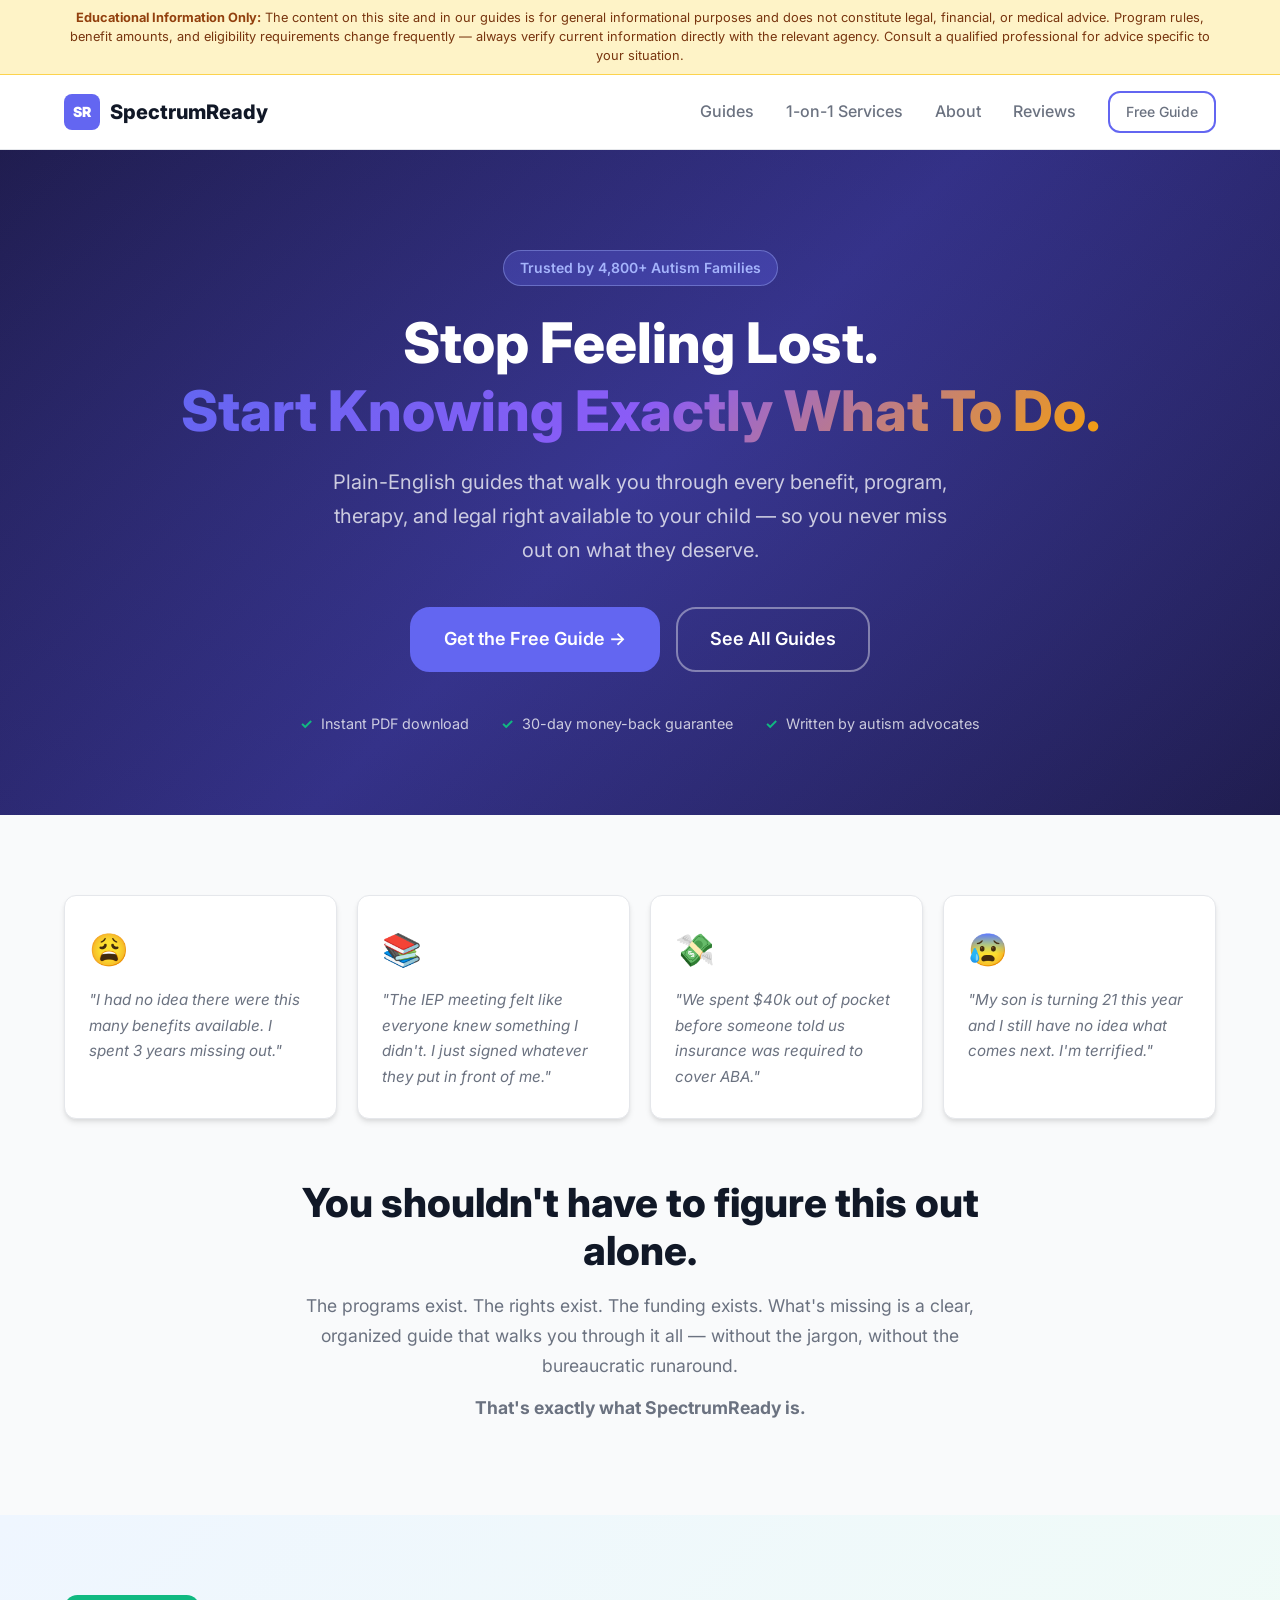
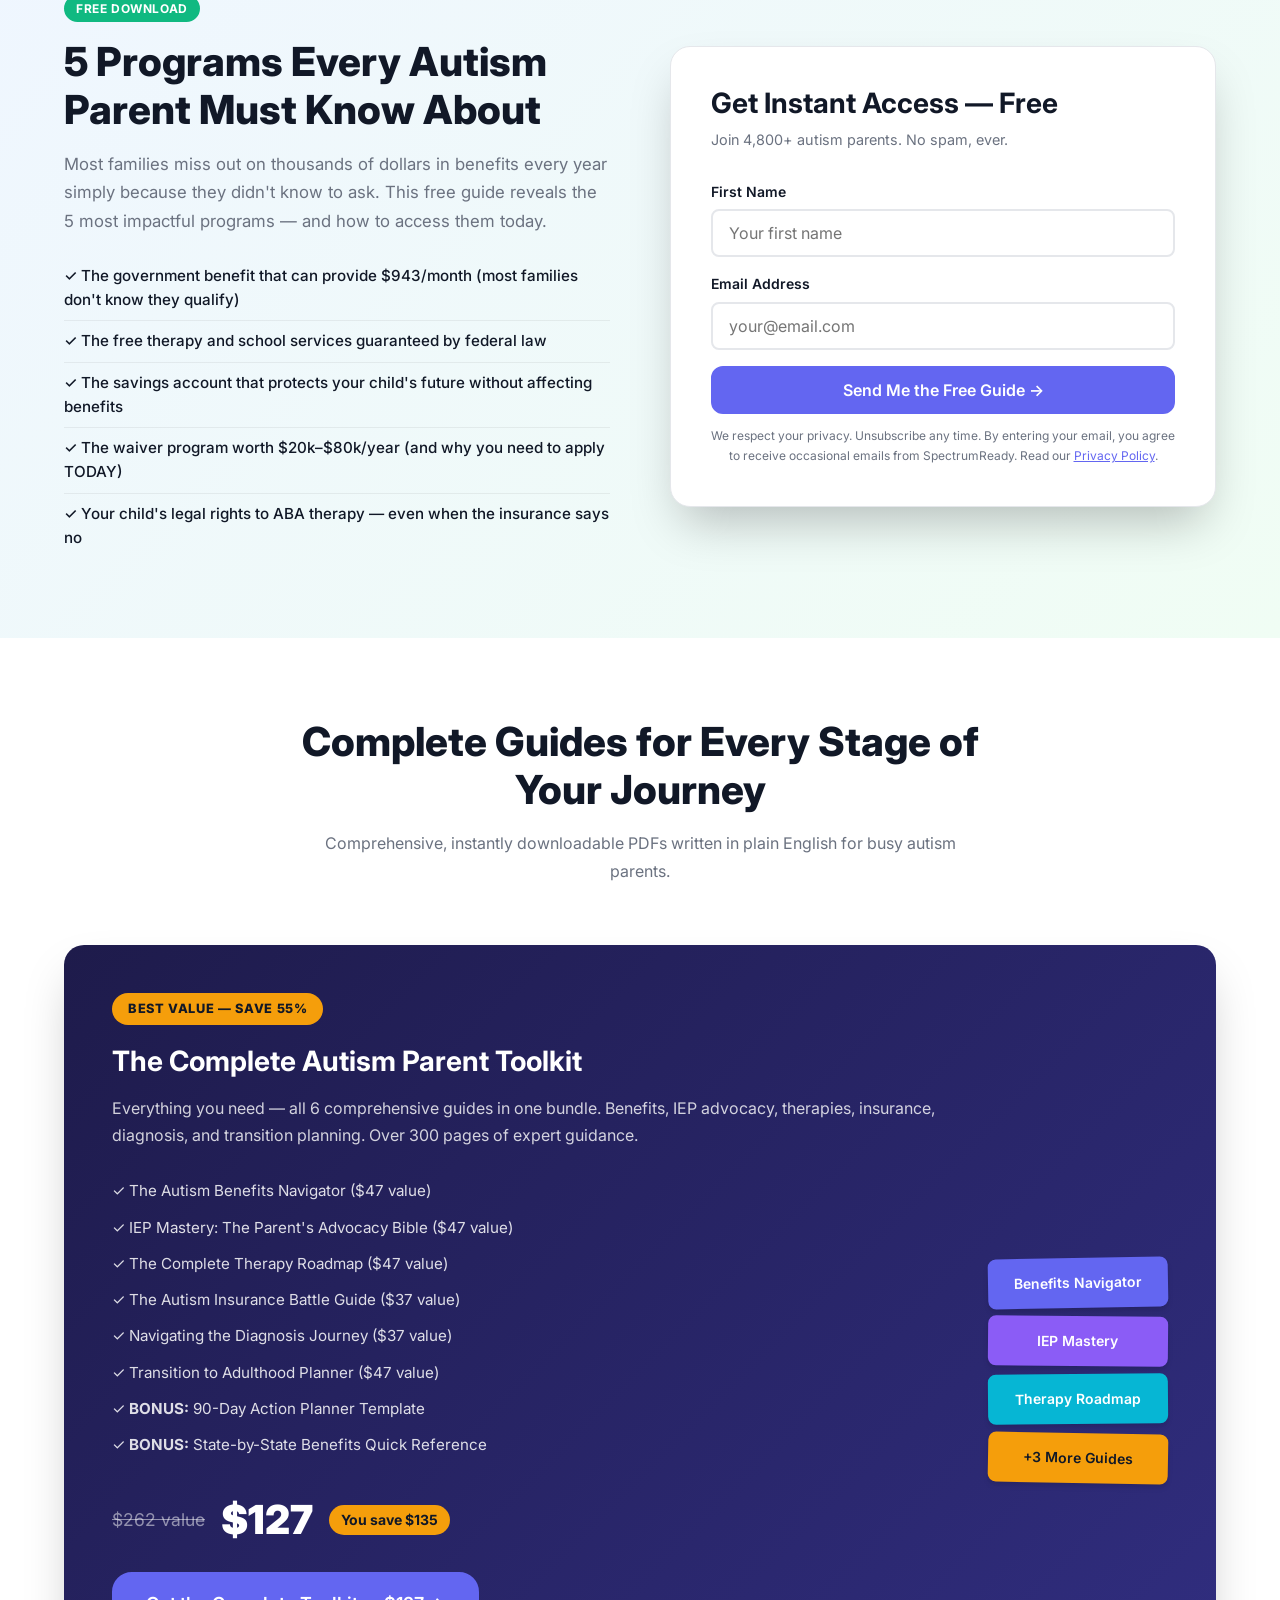
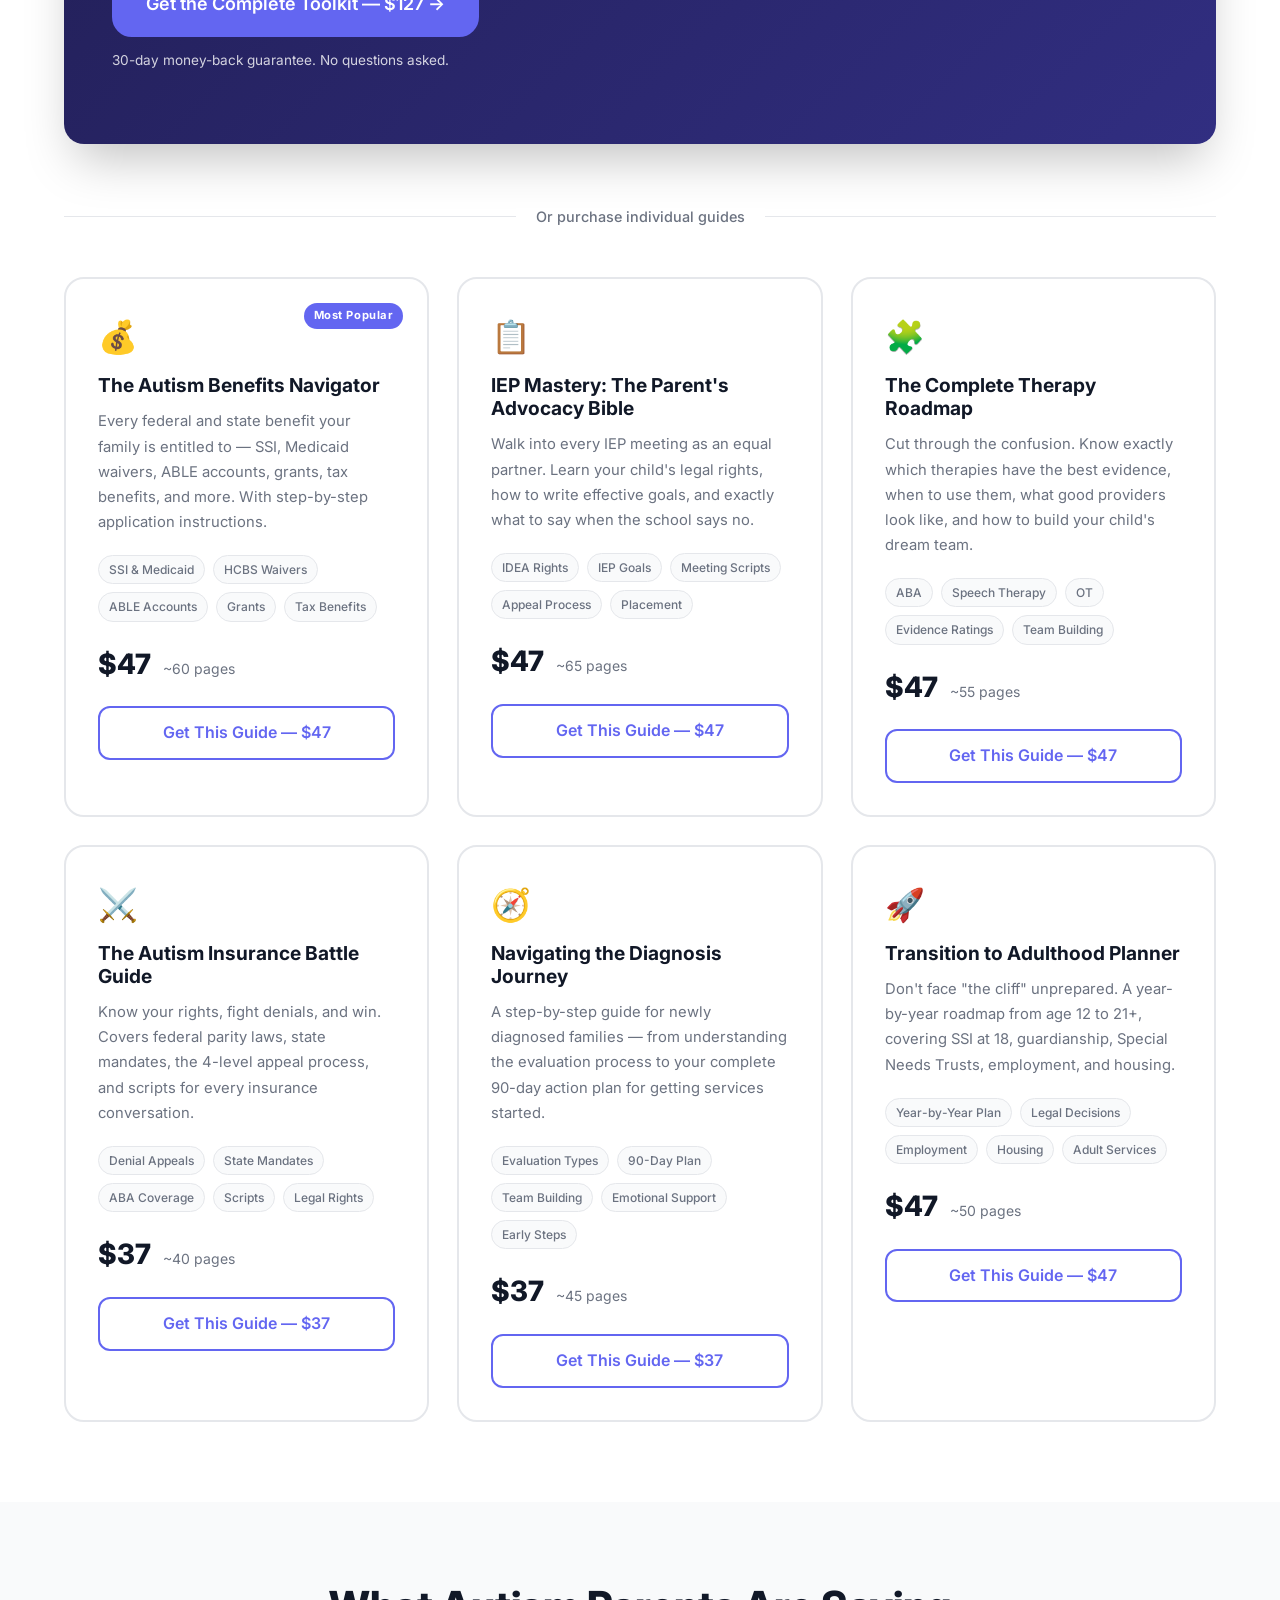
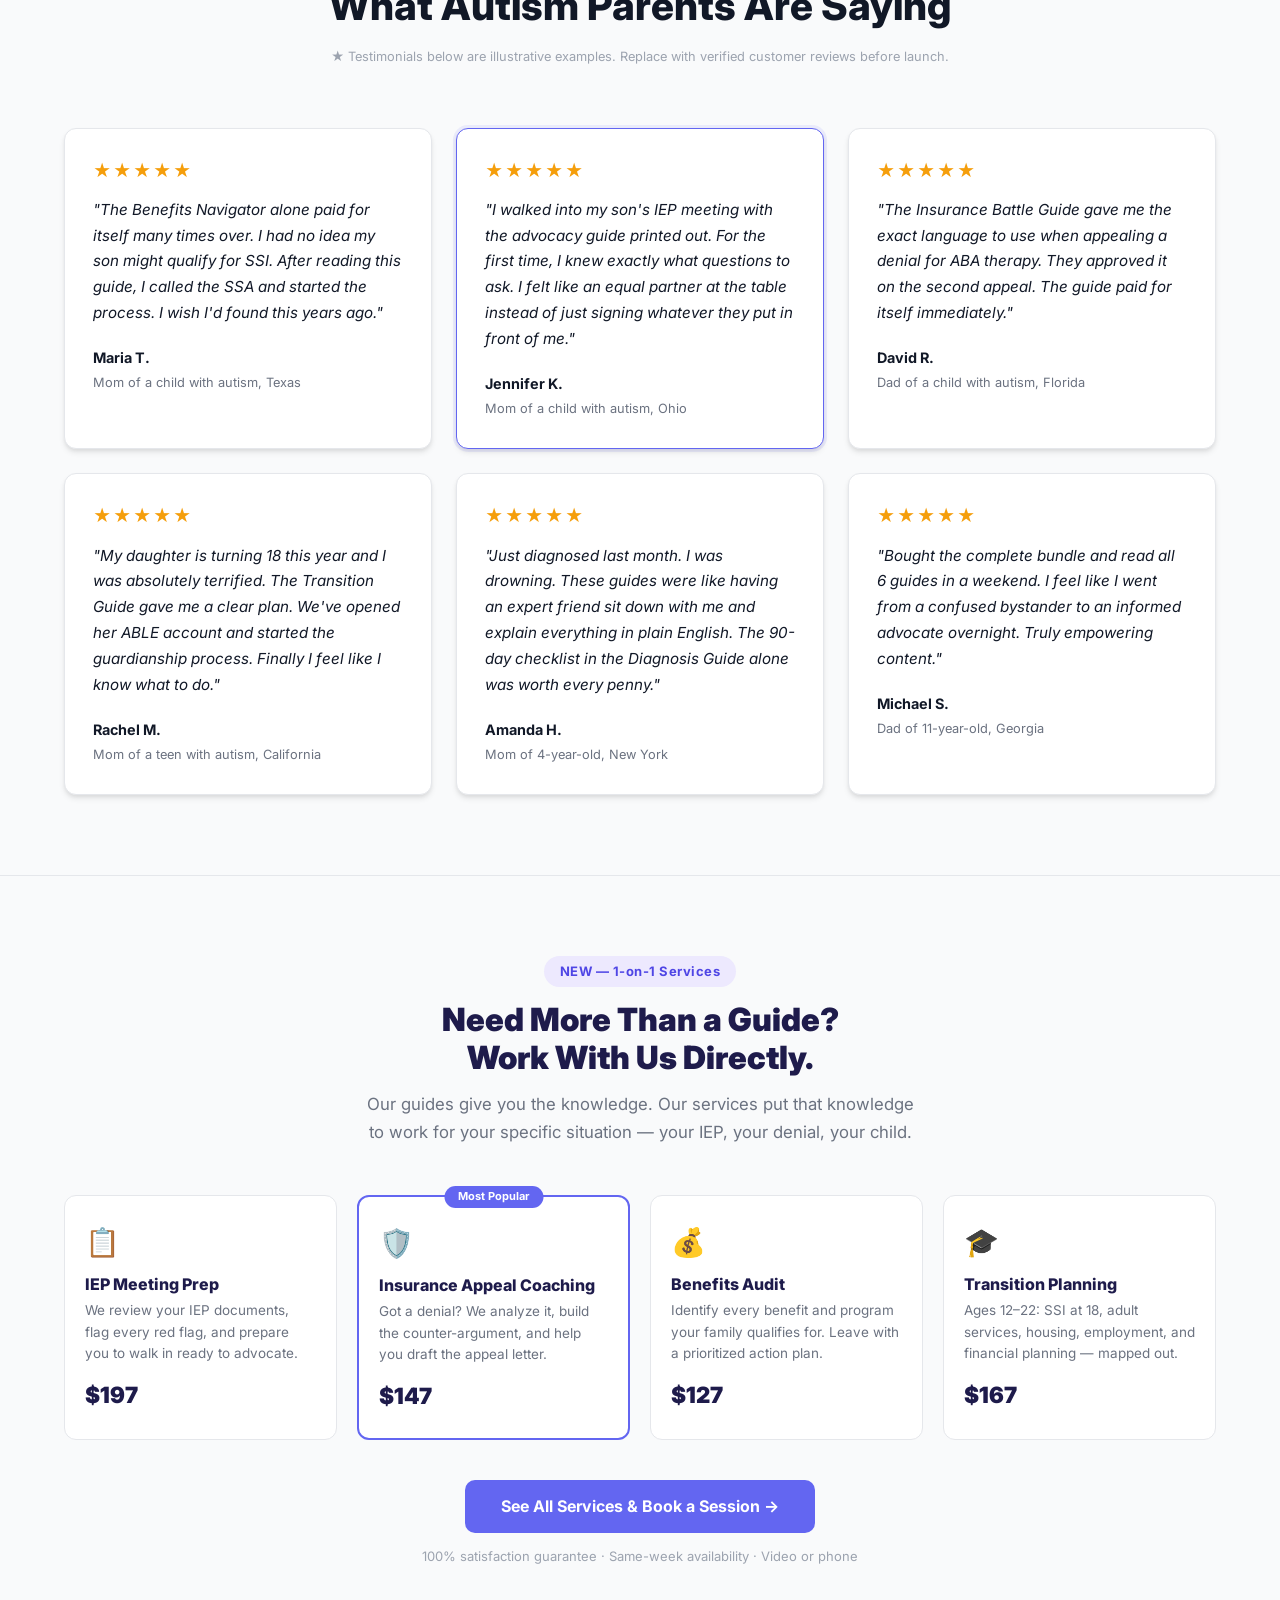
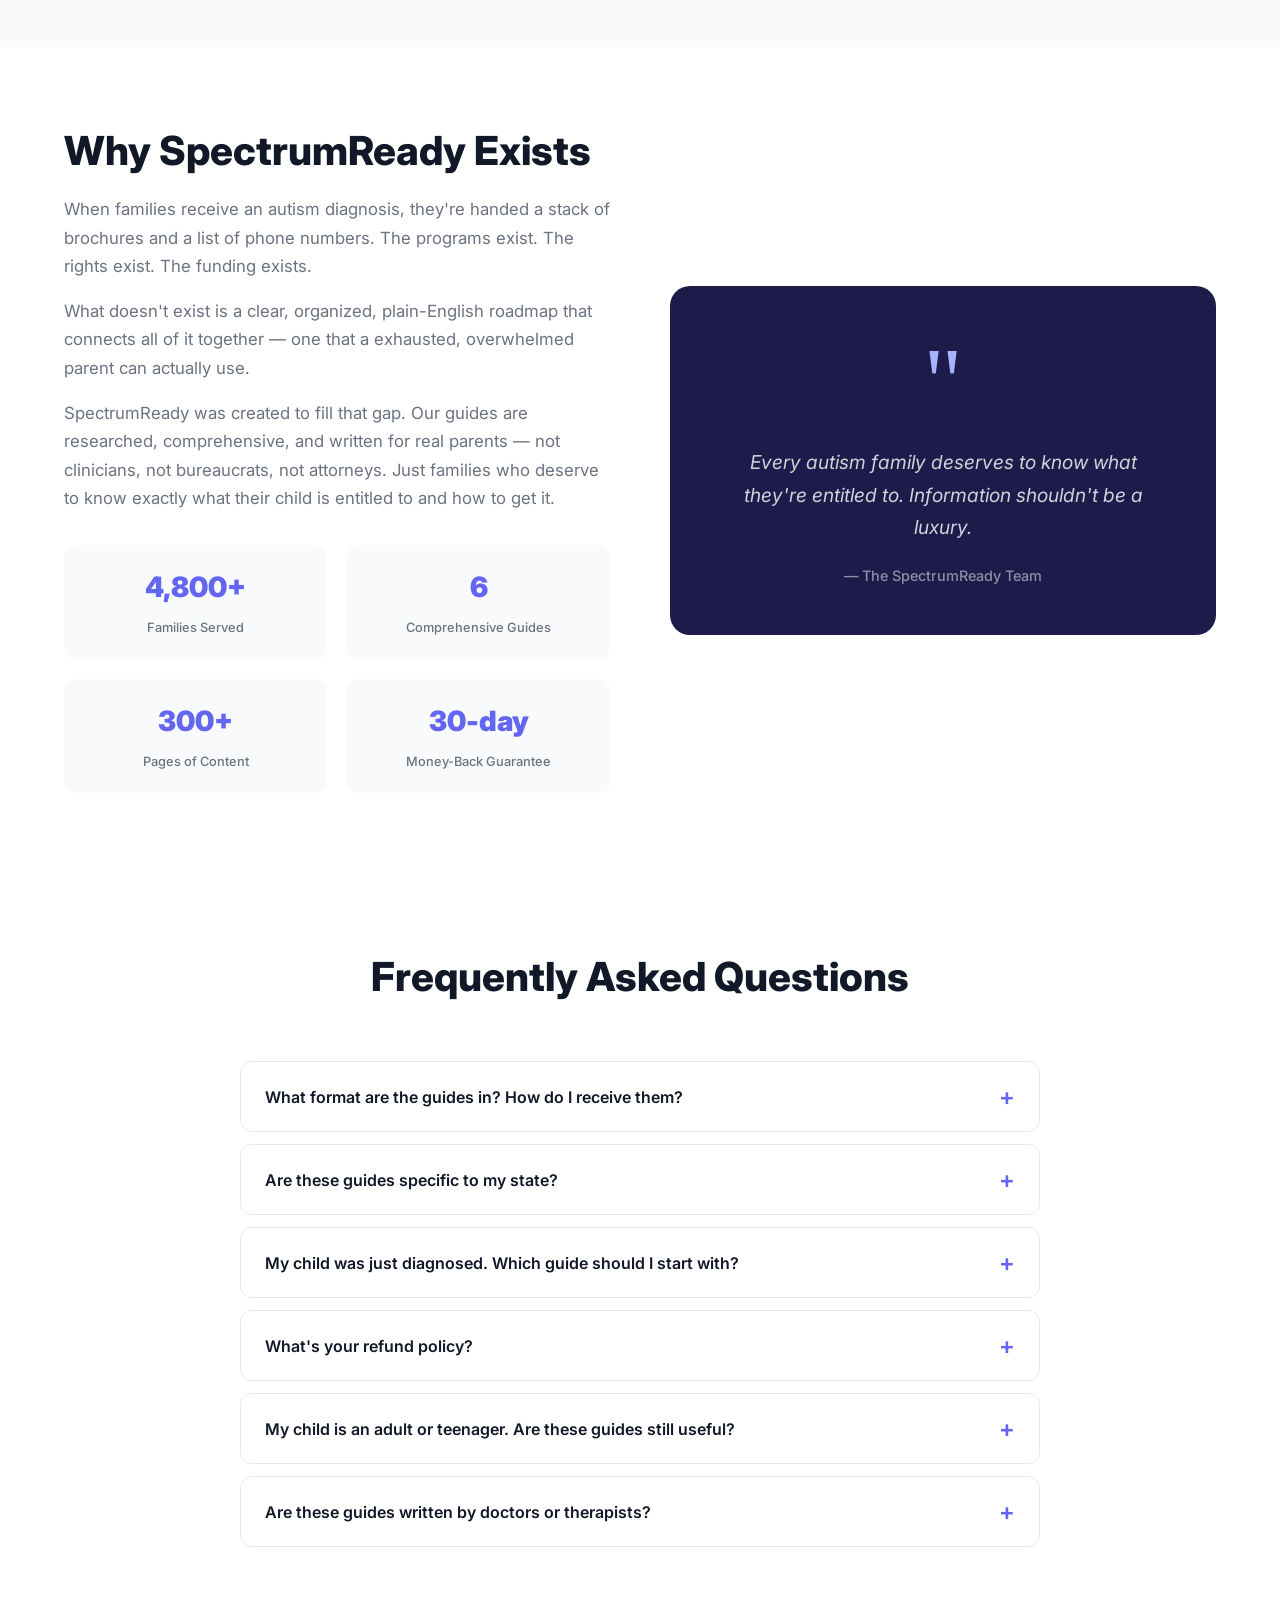
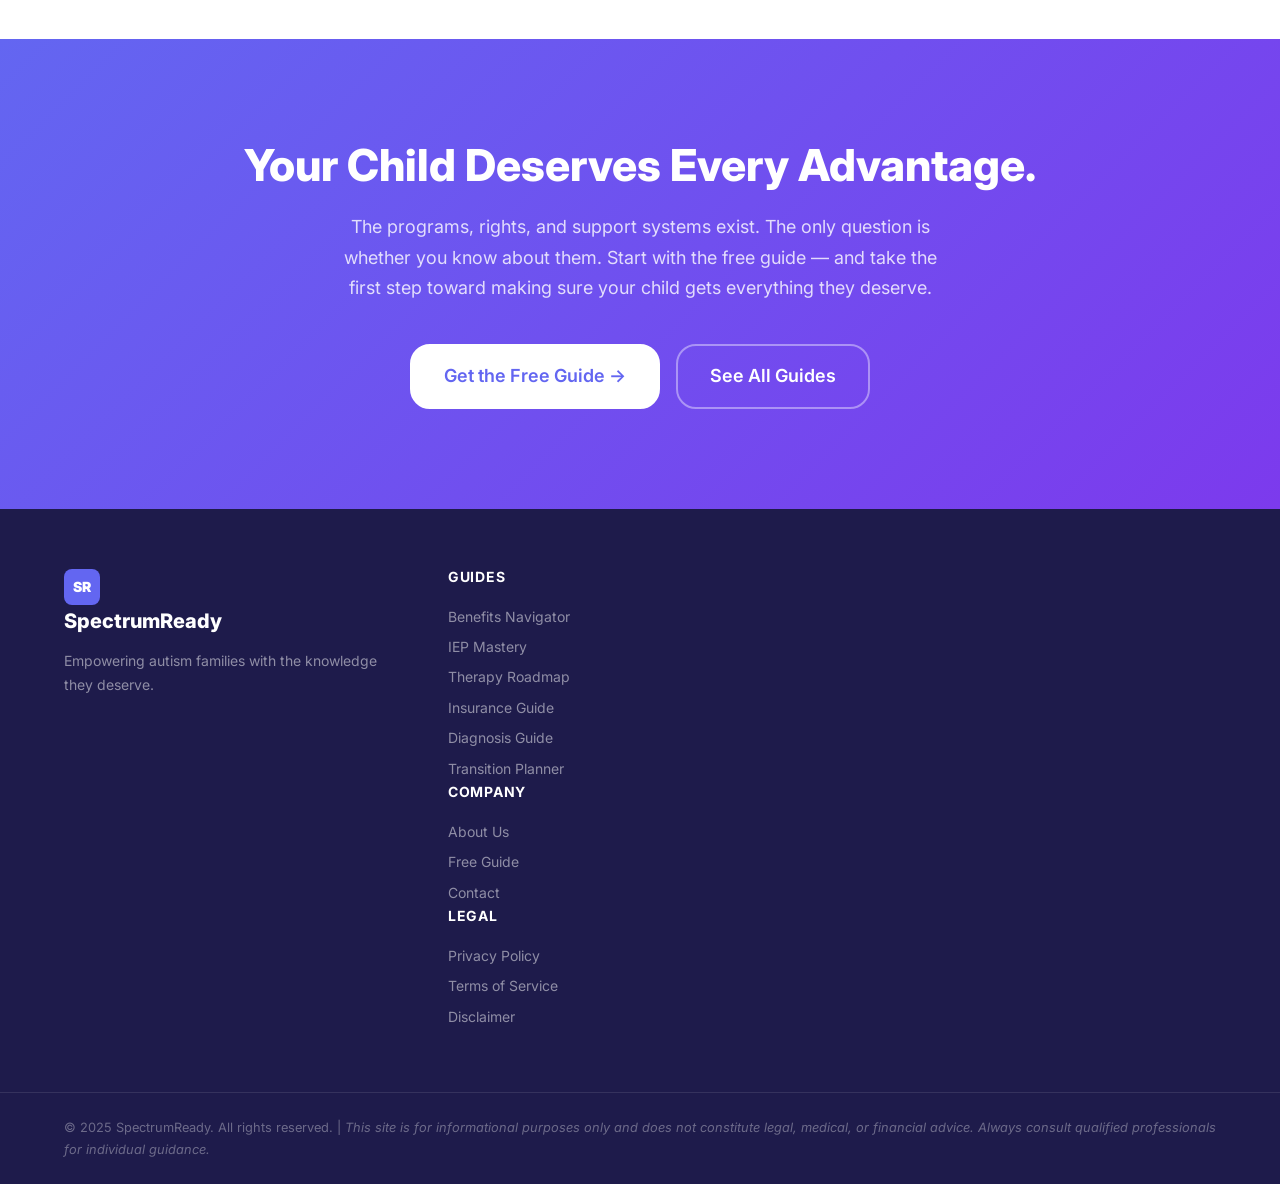
<file: autism-resources-business/website/index.html>
<!DOCTYPE html>
<html lang="en">
  <head>
    <meta charset="UTF-8" />
    <meta name="viewport" content="width=device-width, initial-scale=1.0" />
    <title>SpectrumReady — Autism Parent Resources | Guides, Benefits & Tools</title>
    <meta
      name="description"
      content="Plain-English PDF guides helping autism parents navigate benefits, IEPs, therapies, insurance, and transition planning. Instantly downloadable. Thousands of families served."
    />
    <link rel="preconnect" href="https://fonts.googleapis.com" />
    <link rel="preconnect" href="https://fonts.gstatic.com" crossorigin />
    <link
      href="https://fonts.googleapis.com/css2?family=Inter:wght@400;500;600;700;800;900&display=swap"
      rel="stylesheet"
    />
    <link rel="stylesheet" href="css/styles.css" />
  </head>
  <body>
    <!-- SITE-WIDE DISCLAIMER BANNER -->
    <div class="disclaimer-banner">
      <div class="container">
        <strong>Educational Information Only:</strong> The content on this site and in our guides is for general
        informational purposes and does not constitute legal, financial, or medical advice. Program rules,
        benefit amounts, and eligibility requirements change frequently — always verify current information
        directly with the relevant agency. Consult a qualified professional for advice specific to your situation.
      </div>
    </div>

    <!-- NAVBAR -->
    <nav class="navbar">
      <div class="container nav-inner">
        <a href="/" class="logo">
          <span class="logo-mark">SR</span>
          <span class="logo-text">SpectrumReady</span>
        </a>
        <div class="nav-links">
          <a href="#products">Guides</a>
          <a href="services.html">1-on-1 Services</a>
          <a href="#about">About</a>
          <a href="#testimonials">Reviews</a>
          <a href="#free-guide" class="btn btn-sm btn-outline">Free Guide</a>
        </div>
        <button class="nav-toggle" aria-label="Open menu">&#9776;</button>
      </div>
    </nav>

    <!-- HERO -->
    <section class="hero" id="hero">
      <div class="container hero-inner">
        <div class="hero-badge">Trusted by 4,800+ Autism Families</div>
        <h1 class="hero-headline">
          Stop Feeling Lost.<br />
          <span class="gradient-text">Start Knowing Exactly What To Do.</span>
        </h1>
        <p class="hero-sub">
          Plain-English guides that walk you through every benefit, program, therapy, and legal right
          available to your child — so you never miss out on what they deserve.
        </p>
        <div class="hero-cta-group">
          <a href="#free-guide" class="btn btn-primary btn-lg">
            Get the Free Guide →
          </a>
          <a href="#products" class="btn btn-ghost btn-lg">See All Guides</a>
        </div>
        <div class="hero-trust">
          <div class="trust-item">
            <span class="trust-icon">✓</span>
            <span>Instant PDF download</span>
          </div>
          <div class="trust-item">
            <span class="trust-icon">✓</span>
            <span>30-day money-back guarantee</span>
          </div>
          <div class="trust-item">
            <span class="trust-icon">✓</span>
            <span>Written by autism advocates</span>
          </div>
        </div>
      </div>
    </section>

    <!-- PAIN SECTION -->
    <section class="pain-section">
      <div class="container">
        <div class="pain-grid">
          <div class="pain-card">
            <div class="pain-emoji">😩</div>
            <p>"I had no idea there were this many benefits available. I spent 3 years missing out."</p>
          </div>
          <div class="pain-card">
            <div class="pain-emoji">📚</div>
            <p>"The IEP meeting felt like everyone knew something I didn't. I just signed whatever they put in front of me."</p>
          </div>
          <div class="pain-card">
            <div class="pain-emoji">💸</div>
            <p>"We spent $40k out of pocket before someone told us insurance was required to cover ABA."</p>
          </div>
          <div class="pain-card">
            <div class="pain-emoji">😰</div>
            <p>"My son is turning 21 this year and I still have no idea what comes next. I'm terrified."</p>
          </div>
        </div>
        <div class="pain-message">
          <h2>You shouldn't have to figure this out alone.</h2>
          <p>
            The programs exist. The rights exist. The funding exists. What's missing is a clear, organized guide that
            walks you through it all — without the jargon, without the bureaucratic runaround.
          </p>
          <p>
            <strong>That's exactly what SpectrumReady is.</strong>
          </p>
        </div>
      </div>
    </section>

    <!-- FREE GUIDE SECTION -->
    <section class="free-guide-section" id="free-guide">
      <div class="container">
        <div class="free-guide-inner">
          <div class="free-guide-content">
            <div class="free-badge">FREE DOWNLOAD</div>
            <h2>5 Programs Every Autism Parent Must Know About</h2>
            <p>
              Most families miss out on thousands of dollars in benefits every year simply because they
              didn't know to ask. This free guide reveals the 5 most impactful programs — and how to
              access them today.
            </p>
            <ul class="free-guide-list">
              <li>✓ The government benefit that can provide $943/month (most families don't know they qualify)</li>
              <li>✓ The free therapy and school services guaranteed by federal law</li>
              <li>✓ The savings account that protects your child's future without affecting benefits</li>
              <li>✓ The waiver program worth $20k–$80k/year (and why you need to apply TODAY)</li>
              <li>✓ Your child's legal rights to ABA therapy — even when the insurance says no</li>
            </ul>
          </div>
          <div class="free-guide-form">
            <div class="form-card">
              <h3>Get Instant Access — Free</h3>
              <p class="form-sub">Join 4,800+ autism parents. No spam, ever.</p>
              <form id="leadForm" onsubmit="handleLeadForm(event)">
                <div class="form-group">
                  <label for="firstName">First Name</label>
                  <input type="text" id="firstName" name="firstName" placeholder="Your first name" required />
                </div>
                <div class="form-group">
                  <label for="email">Email Address</label>
                  <input type="email" id="email" name="email" placeholder="your@email.com" required />
                </div>
                <button type="submit" class="btn btn-primary btn-full">
                  Send Me the Free Guide →
                </button>
                <p class="form-legal">
                  We respect your privacy. Unsubscribe any time. By entering your email, you agree to
                  receive occasional emails from SpectrumReady. Read our
                  <a href="privacy.html">Privacy Policy</a>.
                </p>
              </form>
              <div id="formSuccess" class="form-success hidden">
                <div class="success-icon">✓</div>
                <h4>Check your inbox!</h4>
                <p>The free guide is on its way. While you're here — check out our complete guides below.</p>
              </div>
            </div>
          </div>
        </div>
      </div>
    </section>

    <!-- PRODUCTS SECTION -->
    <section class="products-section" id="products">
      <div class="container">
        <div class="section-header">
          <h2>Complete Guides for Every Stage of Your Journey</h2>
          <p>Comprehensive, instantly downloadable PDFs written in plain English for busy autism parents.</p>
        </div>

        <!-- BUNDLE HIGHLIGHT -->
        <div class="bundle-card">
          <div class="bundle-badge">BEST VALUE — SAVE 55%</div>
          <div class="bundle-inner">
            <div class="bundle-content">
              <h3>The Complete Autism Parent Toolkit</h3>
              <p>
                Everything you need — all 6 comprehensive guides in one bundle. Benefits, IEP advocacy,
                therapies, insurance, diagnosis, and transition planning. Over 300 pages of expert guidance.
              </p>
              <ul class="bundle-includes">
                <li>✓ The Autism Benefits Navigator ($47 value)</li>
                <li>✓ IEP Mastery: The Parent's Advocacy Bible ($47 value)</li>
                <li>✓ The Complete Therapy Roadmap ($47 value)</li>
                <li>✓ The Autism Insurance Battle Guide ($37 value)</li>
                <li>✓ Navigating the Diagnosis Journey ($37 value)</li>
                <li>✓ Transition to Adulthood Planner ($47 value)</li>
                <li>✓ <strong>BONUS:</strong> 90-Day Action Planner Template</li>
                <li>✓ <strong>BONUS:</strong> State-by-State Benefits Quick Reference</li>
              </ul>
              <div class="bundle-pricing">
                <span class="price-original">$262 value</span>
                <span class="price-bundle">$127</span>
                <span class="price-save">You save $135</span>
              </div>
              <a href="#" class="btn btn-primary btn-lg" onclick="handlePurchase('bundle')">
                Get the Complete Toolkit — $127 →
              </a>
              <p class="guarantee-text">30-day money-back guarantee. No questions asked.</p>
            </div>
            <div class="bundle-visual">
              <div class="book-stack">
                <div class="book book-1">Benefits Navigator</div>
                <div class="book book-2">IEP Mastery</div>
                <div class="book book-3">Therapy Roadmap</div>
                <div class="book book-4">+3 More Guides</div>
              </div>
            </div>
          </div>
        </div>

        <!-- INDIVIDUAL PRODUCTS GRID -->
        <div class="products-divider">
          <span>Or purchase individual guides</span>
        </div>

        <div class="products-grid">
          <!-- Product 1 -->
          <div class="product-card">
            <div class="product-icon">💰</div>
            <div class="product-label">Most Popular</div>
            <h3>The Autism Benefits Navigator</h3>
            <p>
              Every federal and state benefit your family is entitled to — SSI, Medicaid waivers, ABLE
              accounts, grants, tax benefits, and more. With step-by-step application instructions.
            </p>
            <div class="product-highlights">
              <span>SSI & Medicaid</span>
              <span>HCBS Waivers</span>
              <span>ABLE Accounts</span>
              <span>Grants</span>
              <span>Tax Benefits</span>
            </div>
            <div class="product-pricing">
              <span class="product-price">$47</span>
              <span class="product-pages">~60 pages</span>
            </div>
            <a href="#" class="btn btn-secondary btn-full" onclick="handlePurchase('benefits')">
              Get This Guide — $47
            </a>
          </div>

          <!-- Product 2 -->
          <div class="product-card">
            <div class="product-icon">📋</div>
            <h3>IEP Mastery: The Parent's Advocacy Bible</h3>
            <p>
              Walk into every IEP meeting as an equal partner. Learn your child's legal rights, how to
              write effective goals, and exactly what to say when the school says no.
            </p>
            <div class="product-highlights">
              <span>IDEA Rights</span>
              <span>IEP Goals</span>
              <span>Meeting Scripts</span>
              <span>Appeal Process</span>
              <span>Placement</span>
            </div>
            <div class="product-pricing">
              <span class="product-price">$47</span>
              <span class="product-pages">~65 pages</span>
            </div>
            <a href="#" class="btn btn-secondary btn-full" onclick="handlePurchase('iep')">
              Get This Guide — $47
            </a>
          </div>

          <!-- Product 3 -->
          <div class="product-card">
            <div class="product-icon">🧩</div>
            <h3>The Complete Therapy Roadmap</h3>
            <p>
              Cut through the confusion. Know exactly which therapies have the best evidence, when to
              use them, what good providers look like, and how to build your child's dream team.
            </p>
            <div class="product-highlights">
              <span>ABA</span>
              <span>Speech Therapy</span>
              <span>OT</span>
              <span>Evidence Ratings</span>
              <span>Team Building</span>
            </div>
            <div class="product-pricing">
              <span class="product-price">$47</span>
              <span class="product-pages">~55 pages</span>
            </div>
            <a href="#" class="btn btn-secondary btn-full" onclick="handlePurchase('therapy')">
              Get This Guide — $47
            </a>
          </div>

          <!-- Product 4 -->
          <div class="product-card">
            <div class="product-icon">⚔️</div>
            <h3>The Autism Insurance Battle Guide</h3>
            <p>
              Know your rights, fight denials, and win. Covers federal parity laws, state mandates,
              the 4-level appeal process, and scripts for every insurance conversation.
            </p>
            <div class="product-highlights">
              <span>Denial Appeals</span>
              <span>State Mandates</span>
              <span>ABA Coverage</span>
              <span>Scripts</span>
              <span>Legal Rights</span>
            </div>
            <div class="product-pricing">
              <span class="product-price">$37</span>
              <span class="product-pages">~40 pages</span>
            </div>
            <a href="#" class="btn btn-secondary btn-full" onclick="handlePurchase('insurance')">
              Get This Guide — $37
            </a>
          </div>

          <!-- Product 5 -->
          <div class="product-card">
            <div class="product-icon">🧭</div>
            <h3>Navigating the Diagnosis Journey</h3>
            <p>
              A step-by-step guide for newly diagnosed families — from understanding the evaluation
              process to your complete 90-day action plan for getting services started.
            </p>
            <div class="product-highlights">
              <span>Evaluation Types</span>
              <span>90-Day Plan</span>
              <span>Team Building</span>
              <span>Emotional Support</span>
              <span>Early Steps</span>
            </div>
            <div class="product-pricing">
              <span class="product-price">$37</span>
              <span class="product-pages">~45 pages</span>
            </div>
            <a href="#" class="btn btn-secondary btn-full" onclick="handlePurchase('diagnosis')">
              Get This Guide — $37
            </a>
          </div>

          <!-- Product 6 -->
          <div class="product-card">
            <div class="product-icon">🚀</div>
            <h3>Transition to Adulthood Planner</h3>
            <p>
              Don't face "the cliff" unprepared. A year-by-year roadmap from age 12 to 21+, covering
              SSI at 18, guardianship, Special Needs Trusts, employment, and housing.
            </p>
            <div class="product-highlights">
              <span>Year-by-Year Plan</span>
              <span>Legal Decisions</span>
              <span>Employment</span>
              <span>Housing</span>
              <span>Adult Services</span>
            </div>
            <div class="product-pricing">
              <span class="product-price">$47</span>
              <span class="product-pages">~50 pages</span>
            </div>
            <a href="#" class="btn btn-secondary btn-full" onclick="handlePurchase('transition')">
              Get This Guide — $47
            </a>
          </div>
        </div>
      </div>
    </section>

    <!-- TESTIMONIALS -->
    <section class="testimonials-section" id="testimonials">
      <div class="container">
        <div class="section-header">
          <h2>What Autism Parents Are Saying</h2>
          <!-- FTC COMPLIANCE NOTE FOR SITE OWNER:
               Replace placeholder testimonials below with REAL reviews from actual customers
               before publishing. FTC guidelines require testimonials to be genuine.
               If results shown are not typical, add a disclosure near each testimonial:
               "Individual results will vary."
               See: ftc.gov/business-guidance/resources/ftcs-endorsement-guides-what-people-are-asking -->
          <p class="testimonials-notice" style="font-size:0.8rem;color:#9ca3af;margin-top:8px;">
            ★ Testimonials below are illustrative examples. Replace with verified customer reviews before launch.
          </p>
        </div>
        <div class="testimonials-grid">
          <div class="testimonial-card">
            <div class="stars">★★★★★</div>
            <p>
              "The Benefits Navigator alone paid for itself many times over. I had no idea my son might
              qualify for SSI. After reading this guide, I called the SSA and started the process.
              I wish I'd found this years ago."
            </p>
            <div class="testimonial-author">
              <strong>Maria T.</strong>
              <span>Mom of a child with autism, Texas</span>
            </div>
          </div>
          <div class="testimonial-card featured">
            <div class="stars">★★★★★</div>
            <p>
              "I walked into my son's IEP meeting with the advocacy guide printed out. For the first
              time, I knew exactly what questions to ask. I felt like an equal partner at the table
              instead of just signing whatever they put in front of me."
            </p>
            <div class="testimonial-author">
              <strong>Jennifer K.</strong>
              <span>Mom of a child with autism, Ohio</span>
            </div>
          </div>
          <div class="testimonial-card">
            <div class="stars">★★★★★</div>
            <p>
              "The Insurance Battle Guide gave me the exact language to use when appealing a denial
              for ABA therapy. They approved it on the second appeal. The guide paid for itself
              immediately."
            </p>
            <div class="testimonial-author">
              <strong>David R.</strong>
              <span>Dad of a child with autism, Florida</span>
            </div>
          </div>
          <div class="testimonial-card">
            <div class="stars">★★★★★</div>
            <p>
              "My daughter is turning 18 this year and I was absolutely terrified. The Transition Guide
              gave me a clear plan. We've opened her ABLE account and started the guardianship process.
              Finally I feel like I know what to do."
            </p>
            <div class="testimonial-author">
              <strong>Rachel M.</strong>
              <span>Mom of a teen with autism, California</span>
            </div>
          </div>
          <div class="testimonial-card">
            <div class="stars">★★★★★</div>
            <p>
              "Just diagnosed last month. I was drowning. These guides were like having an expert
              friend sit down with me and explain everything in plain English. The 90-day checklist
              in the Diagnosis Guide alone was worth every penny."
            </p>
            <div class="testimonial-author">
              <strong>Amanda H.</strong>
              <span>Mom of 4-year-old, New York</span>
            </div>
          </div>
          <div class="testimonial-card">
            <div class="stars">★★★★★</div>
            <p>
              "Bought the complete bundle and read all 6 guides in a weekend. I feel like I went from
              a confused bystander to an informed advocate overnight. Truly empowering content."
            </p>
            <div class="testimonial-author">
              <strong>Michael S.</strong>
              <span>Dad of 11-year-old, Georgia</span>
            </div>
          </div>
        </div>
      </div>
    </section>

    <!-- SERVICES TEASER -->
    <section class="services-teaser" id="services" style="background:#f9fafb;padding:80px 0;border-top:1px solid #e5e7eb;">
      <div class="container">
        <div style="text-align:center;margin-bottom:48px;">
          <div style="display:inline-block;background:#ede9fe;color:#4f46e5;font-size:13px;font-weight:700;padding:5px 16px;border-radius:20px;letter-spacing:0.04em;margin-bottom:14px;">NEW — 1-on-1 Services</div>
          <h2 style="font-size:2rem;font-weight:900;color:#1e1b4b;margin-bottom:12px;">Need More Than a Guide?<br>Work With Us Directly.</h2>
          <p style="color:#6b7280;max-width:560px;margin:0 auto;font-size:1.05rem;line-height:1.7;">
            Our guides give you the knowledge. Our services put that knowledge to work for your specific situation — your IEP, your denial, your child.
          </p>
        </div>
        <div style="display:grid;grid-template-columns:repeat(auto-fit,minmax(240px,1fr));gap:20px;margin-bottom:40px;">
          <div style="background:#fff;border:1px solid #e5e7eb;border-radius:12px;padding:24px 20px;">
            <div style="font-size:28px;margin-bottom:10px;">📋</div>
            <h3 style="font-size:1rem;font-weight:800;color:#1e1b4b;margin-bottom:6px;">IEP Meeting Prep</h3>
            <p style="font-size:13.5px;color:#6b7280;line-height:1.6;margin-bottom:12px;">We review your IEP documents, flag every red flag, and prepare you to walk in ready to advocate.</p>
            <div style="font-size:1.4rem;font-weight:900;color:#1e1b4b;">$197</div>
          </div>
          <div style="background:#fff;border:2px solid #6366f1;border-radius:12px;padding:24px 20px;position:relative;">
            <div style="position:absolute;top:-11px;left:50%;transform:translateX(-50%);background:#6366f1;color:#fff;font-size:11px;font-weight:700;padding:2px 14px;border-radius:20px;">Most Popular</div>
            <div style="font-size:28px;margin-bottom:10px;">🛡️</div>
            <h3 style="font-size:1rem;font-weight:800;color:#1e1b4b;margin-bottom:6px;">Insurance Appeal Coaching</h3>
            <p style="font-size:13.5px;color:#6b7280;line-height:1.6;margin-bottom:12px;">Got a denial? We analyze it, build the counter-argument, and help you draft the appeal letter.</p>
            <div style="font-size:1.4rem;font-weight:900;color:#1e1b4b;">$147</div>
          </div>
          <div style="background:#fff;border:1px solid #e5e7eb;border-radius:12px;padding:24px 20px;">
            <div style="font-size:28px;margin-bottom:10px;">💰</div>
            <h3 style="font-size:1rem;font-weight:800;color:#1e1b4b;margin-bottom:6px;">Benefits Audit</h3>
            <p style="font-size:13.5px;color:#6b7280;line-height:1.6;margin-bottom:12px;">Identify every benefit and program your family qualifies for. Leave with a prioritized action plan.</p>
            <div style="font-size:1.4rem;font-weight:900;color:#1e1b4b;">$127</div>
          </div>
          <div style="background:#fff;border:1px solid #e5e7eb;border-radius:12px;padding:24px 20px;">
            <div style="font-size:28px;margin-bottom:10px;">🎓</div>
            <h3 style="font-size:1rem;font-weight:800;color:#1e1b4b;margin-bottom:6px;">Transition Planning</h3>
            <p style="font-size:13.5px;color:#6b7280;line-height:1.6;margin-bottom:12px;">Ages 12–22: SSI at 18, adult services, housing, employment, and financial planning — mapped out.</p>
            <div style="font-size:1.4rem;font-weight:900;color:#1e1b4b;">$167</div>
          </div>
        </div>
        <div style="text-align:center;">
          <a href="services.html" style="display:inline-block;background:#6366f1;color:#fff;font-weight:700;font-size:1rem;padding:14px 36px;border-radius:10px;text-decoration:none;transition:background 0.2s;" onmouseover="this.style.background='#4f46e5'" onmouseout="this.style.background='#6366f1'">
            See All Services &amp; Book a Session →
          </a>
          <p style="margin-top:12px;font-size:13px;color:#9ca3af;">100% satisfaction guarantee · Same-week availability · Video or phone</p>
        </div>
      </div>
    </section>

    <!-- ABOUT SECTION -->
    <section class="about-section" id="about">
      <div class="container">
        <div class="about-inner">
          <div class="about-content">
            <h2>Why SpectrumReady Exists</h2>
            <p>
              When families receive an autism diagnosis, they're handed a stack of brochures and a list
              of phone numbers. The programs exist. The rights exist. The funding exists.
            </p>
            <p>
              What doesn't exist is a clear, organized, plain-English roadmap that connects all of
              it together — one that a exhausted, overwhelmed parent can actually use.
            </p>
            <p>
              SpectrumReady was created to fill that gap. Our guides are researched, comprehensive,
              and written for real parents — not clinicians, not bureaucrats, not attorneys. Just
              families who deserve to know exactly what their child is entitled to and how to get it.
            </p>
            <div class="about-stats">
              <div class="stat">
                <span class="stat-number">4,800+</span>
                <span class="stat-label">Families Served</span>
              </div>
              <div class="stat">
                <span class="stat-number">6</span>
                <span class="stat-label">Comprehensive Guides</span>
              </div>
              <div class="stat">
                <span class="stat-number">300+</span>
                <span class="stat-label">Pages of Content</span>
              </div>
              <div class="stat">
                <span class="stat-number">30-day</span>
                <span class="stat-label">Money-Back Guarantee</span>
              </div>
            </div>
          </div>
          <div class="about-visual">
            <div class="about-card">
              <div class="about-quote">"</div>
              <p>
                Every autism family deserves to know what they're entitled to. Information
                shouldn't be a luxury.
              </p>
              <div class="about-attribution">— The SpectrumReady Team</div>
            </div>
          </div>
        </div>
      </div>
    </section>

    <!-- FAQ SECTION -->
    <section class="faq-section">
      <div class="container">
        <div class="section-header">
          <h2>Frequently Asked Questions</h2>
        </div>
        <div class="faq-list">
          <div class="faq-item">
            <button class="faq-question" onclick="toggleFaq(this)">
              What format are the guides in? How do I receive them?
              <span class="faq-icon">+</span>
            </button>
            <div class="faq-answer">
              All guides are PDF files — readable on any device (phone, tablet, computer). After
              purchase, you'll receive an instant download link via email. You can read them on screen
              or print them out for your binder.
            </div>
          </div>
          <div class="faq-item">
            <button class="faq-question" onclick="toggleFaq(this)">
              Are these guides specific to my state?
              <span class="faq-icon">+</span>
            </button>
            <div class="faq-answer">
              The guides cover federal laws and programs that apply in all 50 states, plus state-specific
              guidance where relevant (the Insurance Battle Guide includes a state-by-state mandate
              summary, for example). For highly state-specific details, we include research tips to
              find your state's specific resources.
            </div>
          </div>
          <div class="faq-item">
            <button class="faq-question" onclick="toggleFaq(this)">
              My child was just diagnosed. Which guide should I start with?
              <span class="faq-icon">+</span>
            </button>
            <div class="faq-answer">
              Start with "Navigating the Diagnosis Journey" — it's written specifically for newly
              diagnosed families and includes a 90-day action plan. Then read the Benefits Navigator
              to understand what financial support is available, and the Therapy Roadmap to understand
              your treatment options. The bundle is the best value if you want all 6 guides at once.
            </div>
          </div>
          <div class="faq-item">
            <button class="faq-question" onclick="toggleFaq(this)">
              What's your refund policy?
              <span class="faq-icon">+</span>
            </button>
            <div class="faq-answer">
              We offer a 30-day, no-questions-asked money-back guarantee. If you're not satisfied
              for any reason, email us at support@spectrumready.com and we'll issue a full refund
              within 24 hours. We believe in our content and stand behind it completely.
            </div>
          </div>
          <div class="faq-item">
            <button class="faq-question" onclick="toggleFaq(this)">
              My child is an adult or teenager. Are these guides still useful?
              <span class="faq-icon">+</span>
            </button>
            <div class="faq-answer">
              Yes — we have guides specifically for older children and young adults. The Transition
              to Adulthood Planner is designed for families of teens (12+) and covers adult services,
              SSI at 18, guardianship, employment, and housing. The Benefits Navigator covers adult
              benefits as well. The bundle covers all ages and stages.
            </div>
          </div>
          <div class="faq-item">
            <button class="faq-question" onclick="toggleFaq(this)">
              Are these guides written by doctors or therapists?
              <span class="faq-icon">+</span>
            </button>
            <div class="faq-answer">
              Our guides are written by autism advocates and researchers with deep expertise in
              navigating the systems autism families face. The content is thoroughly researched
              and cites current federal law, peer-reviewed research, and guidance from major
              autism organizations. For medical decisions, always consult your child's treating
              clinicians.
            </div>
          </div>
        </div>
      </div>
    </section>

    <!-- FINAL CTA -->
    <section class="final-cta">
      <div class="container">
        <h2>Your Child Deserves Every Advantage.</h2>
        <p>
          The programs, rights, and support systems exist. The only question is whether you know
          about them. Start with the free guide — and take the first step toward making sure your
          child gets everything they deserve.
        </p>
        <div class="cta-group">
          <a href="#free-guide" class="btn btn-primary btn-lg">
            Get the Free Guide →
          </a>
          <a href="#products" class="btn btn-ghost btn-lg">
            See All Guides
          </a>
        </div>
      </div>
    </section>

    <!-- FOOTER -->
    <footer class="footer">
      <div class="container footer-inner">
        <div class="footer-brand">
          <span class="logo-mark">SR</span>
          <span class="logo-text">SpectrumReady</span>
          <p>Empowering autism families with the knowledge they deserve.</p>
        </div>
        <div class="footer-links">
          <div class="footer-col">
            <h4>Guides</h4>
            <a href="#products">Benefits Navigator</a>
            <a href="#products">IEP Mastery</a>
            <a href="#products">Therapy Roadmap</a>
            <a href="#products">Insurance Guide</a>
            <a href="#products">Diagnosis Guide</a>
            <a href="#products">Transition Planner</a>
          </div>
          <div class="footer-col">
            <h4>Company</h4>
            <a href="#about">About Us</a>
            <a href="#free-guide">Free Guide</a>
            <a href="mailto:support@spectrumready.com">Contact</a>
          </div>
          <div class="footer-col">
            <h4>Legal</h4>
            <a href="privacy.html">Privacy Policy</a>
            <a href="terms.html">Terms of Service</a>
            <a href="disclaimer.html">Disclaimer</a>
          </div>
        </div>
      </div>
      <div class="footer-bottom">
        <div class="container">
          <p>
            © 2025 SpectrumReady. All rights reserved. |
            <em>
              This site is for informational purposes only and does not constitute legal, medical, or
              financial advice. Always consult qualified professionals for individual guidance.
            </em>
          </p>
        </div>
      </div>
    </footer>

    <script src="js/main.js"></script>
  </body>
</html>
</file>
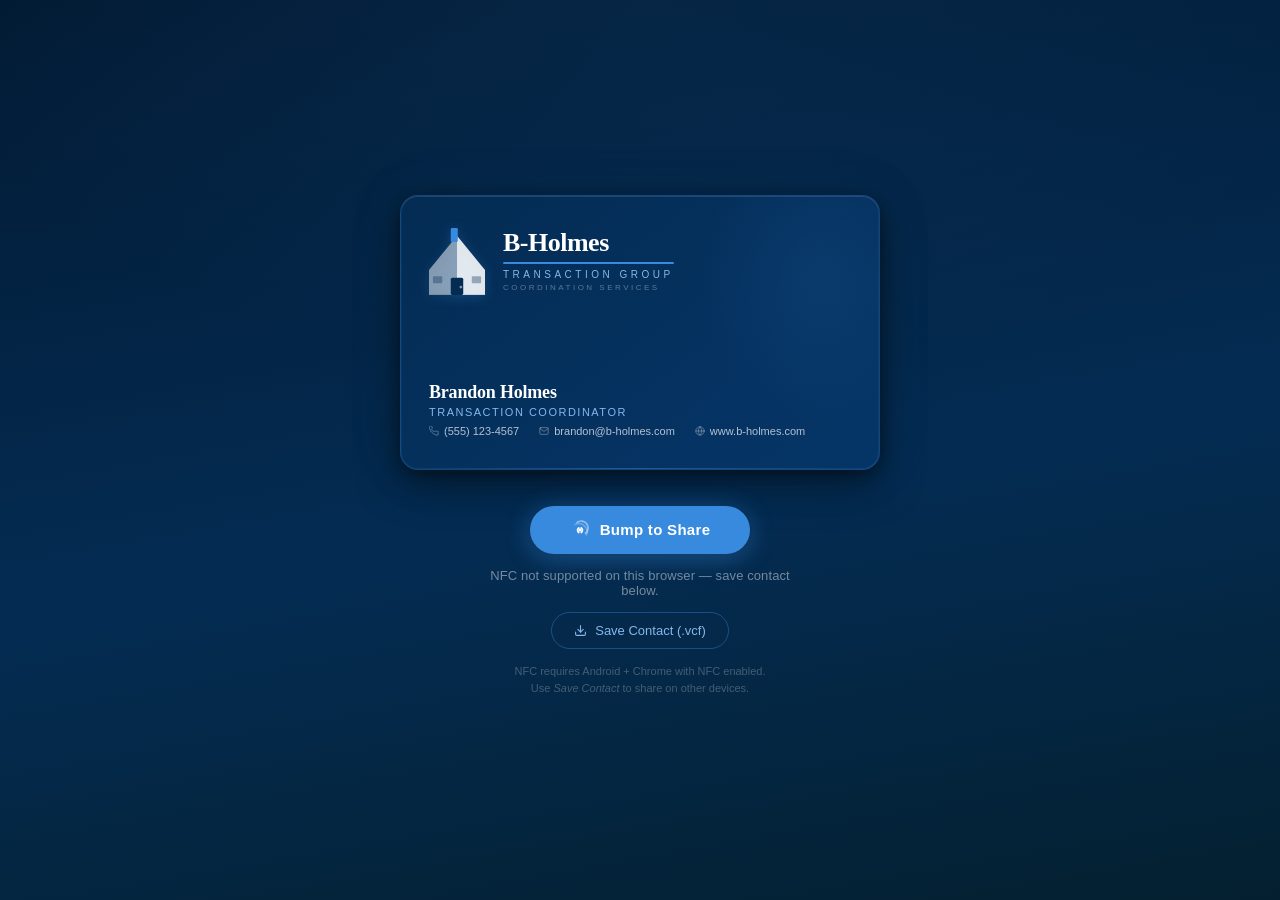
<file: business-card.html>
<!DOCTYPE html>
<html lang="en">
<head>
  <meta charset="UTF-8">
  <meta name="viewport" content="width=device-width, initial-scale=1.0, user-scalable=no">
  <title>B-Holmes Transaction Group</title>
  <style>
    *, *::before, *::after { box-sizing: border-box; margin: 0; padding: 0; }

    :root {
      --navy:        #042C53;
      --navy-mid:    #053264;
      --blue:        #378ADD;
      --blue-glow:   rgba(55, 138, 221, 0.35);
      --light-blue:  #85B7EB;
      --white:       #ffffff;
      --white-dim:   rgba(255,255,255,0.55);
      --white-faint: rgba(255,255,255,0.10);
    }

    html, body {
      height: 100%;
    }

    body {
      min-height: 100vh;
      background:
        radial-gradient(ellipse 80% 60% at 50% 0%, rgba(55,138,221,0.08) 0%, transparent 70%),
        linear-gradient(170deg, #021a33 0%, #042C53 55%, #042030 100%);
      display: flex;
      flex-direction: column;
      align-items: center;
      justify-content: center;
      font-family: -apple-system, Helvetica, Arial, sans-serif;
      padding: 32px 20px 40px;
      gap: 36px;
    }

    /* ────────────────────────────
       CARD
    ──────────────────────────── */
    .card-outer {
      width: 100%;
      max-width: 480px;
      perspective: 1000px;
    }

    .card {
      background: linear-gradient(145deg, #042C53 0%, #053568 100%);
      border-radius: 18px;
      border: 1px solid rgba(55,138,221,0.25);
      padding: clamp(20px, 5vw, 32px) clamp(18px, 5vw, 28px);
      position: relative;
      overflow: hidden;
      box-shadow:
        0 0 0 1px rgba(255,255,255,0.04) inset,
        0 1px 0 rgba(255,255,255,0.08) inset,
        0 12px 40px rgba(0,0,0,0.55),
        0 4px 12px rgba(0,0,0,0.3),
        0 0 60px rgba(55,138,221,0.08);
      aspect-ratio: 1.75 / 1;
      display: flex;
      flex-direction: column;
      justify-content: space-between;
    }

    /* Ambient glow top-right */
    .card::before {
      content: '';
      position: absolute;
      top: -30%;
      right: -15%;
      width: 55%;
      height: 120%;
      background: radial-gradient(ellipse, rgba(55,138,221,0.10) 0%, transparent 65%);
      pointer-events: none;
    }

    /* Bottom-left subtle accent */
    .card::after {
      content: '';
      position: absolute;
      bottom: 0;
      left: 0;
      right: 0;
      height: 1px;
      background: linear-gradient(90deg, transparent, rgba(55,138,221,0.4), transparent);
    }

    /* ── Header row ── */
    .card-header {
      display: flex;
      align-items: flex-start;
      gap: clamp(10px, 3vw, 18px);
      position: relative;
      z-index: 1;
    }

    /* House mark */
    .house-mark {
      flex-shrink: 0;
      width: clamp(38px, 9vw, 56px);
      height: auto;
      filter: drop-shadow(0 2px 6px rgba(55,138,221,0.3));
    }

    /* Wordmark block */
    .wordmark-block {
      display: flex;
      flex-direction: column;
      padding-top: 2px;
    }

    .wordmark {
      font-family: Georgia, 'Times New Roman', serif;
      font-size: clamp(18px, 4.5vw, 26px);
      font-weight: 700;
      color: var(--white);
      letter-spacing: -0.5px;
      line-height: 1;
    }

    .wordmark-rule {
      height: 1.5px;
      border-radius: 1px;
      background: var(--blue);
      margin: clamp(4px, 1vw, 6px) 0 clamp(3px, 0.8vw, 5px);
      width: 100%;
    }

    .tagline {
      font-size: clamp(7px, 1.6vw, 10px);
      font-weight: 500;
      color: var(--light-blue);
      letter-spacing: 3.5px;
      text-transform: uppercase;
    }

    .sub-tagline {
      font-size: clamp(6px, 1.2vw, 8px);
      color: rgba(255,255,255,0.35);
      letter-spacing: 2.5px;
      text-transform: uppercase;
      margin-top: 3px;
    }

    /* ── Footer: contact ── */
    .card-footer {
      display: flex;
      flex-direction: column;
      gap: 3px;
      position: relative;
      z-index: 1;
    }

    .contact-name {
      font-family: Georgia, 'Times New Roman', serif;
      font-size: clamp(13px, 3.2vw, 18px);
      font-weight: 700;
      color: var(--white);
      letter-spacing: -0.2px;
    }

    .contact-title {
      font-size: clamp(8px, 1.8vw, 11px);
      color: var(--light-blue);
      letter-spacing: 1.5px;
      text-transform: uppercase;
      margin-bottom: 5px;
    }

    .contact-details {
      display: flex;
      flex-wrap: wrap;
      gap: 4px 20px;
    }

    .contact-item {
      display: flex;
      align-items: center;
      gap: 5px;
      font-size: clamp(8px, 1.9vw, 11px);
      color: rgba(255,255,255,0.70);
      line-height: 1;
    }

    .contact-item svg {
      flex-shrink: 0;
      opacity: 0.55;
    }

    /* ────────────────────────────
       NFC SECTION
    ──────────────────────────── */
    .nfc-section {
      display: flex;
      flex-direction: column;
      align-items: center;
      gap: 14px;
      width: 100%;
      max-width: 340px;
    }

    /* Main action button */
    .nfc-btn {
      position: relative;
      display: flex;
      align-items: center;
      justify-content: center;
      gap: 10px;
      width: 100%;
      max-width: 220px;
      background: var(--blue);
      color: white;
      border: none;
      border-radius: 50px;
      padding: 14px 28px;
      font-size: 15px;
      font-weight: 600;
      letter-spacing: 0.3px;
      cursor: pointer;
      overflow: hidden;
      transition: background 0.2s, box-shadow 0.2s, transform 0.15s;
      box-shadow: 0 4px 24px rgba(55,138,221,0.45), 0 1px 4px rgba(0,0,0,0.3);
    }

    .nfc-btn:hover:not(:disabled) {
      background: #4a9bec;
      box-shadow: 0 6px 32px rgba(55,138,221,0.6), 0 1px 4px rgba(0,0,0,0.3);
      transform: translateY(-1px);
    }

    .nfc-btn:active:not(:disabled) {
      transform: translateY(0);
      box-shadow: 0 2px 16px rgba(55,138,221,0.4);
    }

    .nfc-btn:disabled {
      opacity: 0.65;
      cursor: not-allowed;
    }

    /* Shimmer sweep while writing */
    .nfc-btn.writing::after {
      content: '';
      position: absolute;
      inset: 0;
      border-radius: inherit;
      background: linear-gradient(
        105deg,
        transparent 30%,
        rgba(255,255,255,0.22) 50%,
        transparent 70%
      );
      animation: shimmer 1.4s linear infinite;
    }

    @keyframes shimmer {
      0%   { transform: translateX(-120%); }
      100% { transform: translateX(120%); }
    }

    /* NFC radio-wave icon */
    .nfc-icon {
      flex-shrink: 0;
      transition: transform 0.2s;
    }

    .nfc-btn.writing .nfc-icon {
      animation: nfc-pulse 1.2s ease-in-out infinite;
    }

    @keyframes nfc-pulse {
      0%, 100% { transform: scale(1);   opacity: 1; }
      50%       { transform: scale(1.2); opacity: 0.7; }
    }

    /* Status text */
    .nfc-status {
      font-size: 13px;
      text-align: center;
      min-height: 18px;
      color: rgba(255,255,255,0.45);
      transition: color 0.25s;
      letter-spacing: 0.1px;
    }

    .nfc-status.writing { color: var(--light-blue); }
    .nfc-status.success { color: #6fcf97; }
    .nfc-status.error   { color: #f07070; }

    /* Secondary: download vCard */
    .save-btn {
      display: none;
      align-items: center;
      gap: 8px;
      background: transparent;
      border: 1px solid rgba(55,138,221,0.4);
      color: var(--light-blue);
      border-radius: 50px;
      padding: 10px 22px;
      font-size: 13px;
      font-weight: 500;
      cursor: pointer;
      transition: border-color 0.2s, background 0.2s;
    }

    .save-btn:hover {
      border-color: var(--blue);
      background: rgba(55,138,221,0.1);
    }

    .save-btn.visible { display: flex; }

    /* Small note */
    .nfc-note {
      font-size: 11px;
      color: rgba(255,255,255,0.25);
      text-align: center;
      line-height: 1.55;
      max-width: 290px;
    }
  </style>
</head>
<body>

  <!-- ── Business Card ── -->
  <div class="card-outer">
    <div class="card">

      <!-- Header: house mark + wordmark -->
      <div class="card-header">

        <!-- House mark (reproduced from brand SVG) -->
        <svg class="house-mark" viewBox="0 0 72 86" xmlns="http://www.w3.org/2000/svg" aria-hidden="true">
          <!-- Left half (dimmer) -->
          <polygon points="0,54 36,10 36,54"      fill="white" opacity="0.50"/>
          <rect    x="0"  y="54" width="36" height="32" fill="white" opacity="0.50"/>
          <!-- Right half (brighter) -->
          <polygon points="36,10 72,54 36,54"     fill="white" opacity="0.88"/>
          <rect    x="36" y="54" width="36" height="32" fill="white" opacity="0.88"/>
          <!-- Chimney -->
          <rect x="28" y="0"  width="9"  height="18" rx="1.5" fill="#378ADD"/>
          <!-- Door -->
          <rect x="28" y="64" width="16" height="22" rx="2"   fill="#042C53"/>
          <circle cx="41" cy="76" r="1.8" fill="white" opacity="0.50"/>
          <!-- Windows -->
          <rect x="5"  y="62" width="12" height="9" rx="1" fill="#042C53" opacity="0.35"/>
          <rect x="55" y="62" width="12" height="9" rx="1" fill="#042C53" opacity="0.35"/>
        </svg>

        <!-- Wordmark -->
        <div class="wordmark-block">
          <div class="wordmark">B-Holmes</div>
          <div class="wordmark-rule"></div>
          <div class="tagline">Transaction Group</div>
          <div class="sub-tagline">Coordination Services</div>
        </div>

      </div><!-- /card-header -->

      <!-- Footer: contact info -->
      <div class="card-footer">
        <div class="contact-name">Brandon Holmes</div>
        <div class="contact-title">Transaction Coordinator</div>
        <div class="contact-details">

          <div class="contact-item">
            <!-- phone icon -->
            <svg width="10" height="10" viewBox="0 0 24 24" fill="none"
                 stroke="currentColor" stroke-width="2" stroke-linecap="round" stroke-linejoin="round">
              <path d="M22 16.92v3a2 2 0 01-2.18 2 19.79 19.79 0 01-8.63-3.07
                       A19.5 19.5 0 013.07 9.81 19.79 19.79 0 01.12 1.18 2 2 0
                       012.1 0h3a2 2 0 012 1.72c.127.96.361 1.903.7 2.81a2 2 0
                       01-.45 2.11L6.09 7.91a16 16 0 006 6l1.27-1.27a2 2 0
                       012.11-.45c.907.339 1.85.573 2.81.7A2 2 0 0122 14.92z"/>
            </svg>
            (555) 123-4567
          </div>

          <div class="contact-item">
            <!-- email icon -->
            <svg width="10" height="10" viewBox="0 0 24 24" fill="none"
                 stroke="currentColor" stroke-width="2" stroke-linecap="round" stroke-linejoin="round">
              <path d="M4 4h16c1.1 0 2 .9 2 2v12c0 1.1-.9 2-2 2H4c-1.1 0-2-.9-2-2V6c0-1.1.9-2 2-2z"/>
              <polyline points="22,6 12,13 2,6"/>
            </svg>
            brandon@b-holmes.com
          </div>

          <div class="contact-item">
            <!-- globe icon -->
            <svg width="10" height="10" viewBox="0 0 24 24" fill="none"
                 stroke="currentColor" stroke-width="2" stroke-linecap="round" stroke-linejoin="round">
              <circle cx="12" cy="12" r="10"/>
              <line x1="2" y1="12" x2="22" y2="12"/>
              <path d="M12 2a15.3 15.3 0 014 10 15.3 15.3 0 01-4 10
                       15.3 15.3 0 01-4-10 15.3 15.3 0 014-10z"/>
            </svg>
            www.b-holmes.com
          </div>

        </div>
      </div><!-- /card-footer -->

    </div><!-- /card -->
  </div><!-- /card-outer -->

  <!-- ── NFC Controls ── -->
  <div class="nfc-section">

    <button class="nfc-btn" id="nfcBtn" onclick="writeToNFC()">
      <!-- NFC radio-wave icon -->
      <svg class="nfc-icon" width="20" height="20" viewBox="0 0 24 24" fill="none"
           stroke="white" stroke-width="2" stroke-linecap="round" aria-hidden="true">
        <path d="M8.56 2.9A7 7 0 0118.44 16" opacity="0.45"/>
        <path d="M6.13 5.34A10 10 0 0119.85 18" opacity="0.25"/>
        <path d="M11 12a1 1 0 102 0 1 1 0 00-2 0z" fill="white"/>
        <path d="M13.54 9.46A4 4 0 0115 12a4 4 0 01-1.46 3.07"/>
        <path d="M10.46 9.46A4 4 0 009 12a4 4 0 001.46 3.07"/>
      </svg>
      <span id="nfcBtnLabel">Bump to Share</span>
    </button>

    <div class="nfc-status" id="nfcStatus">Ready to write contact to NFC tag</div>

    <button class="save-btn" id="saveBtn" onclick="saveVCard()">
      <!-- download icon -->
      <svg width="13" height="13" viewBox="0 0 24 24" fill="none"
           stroke="currentColor" stroke-width="2" stroke-linecap="round" stroke-linejoin="round">
        <path d="M21 15v4a2 2 0 01-2 2H5a2 2 0 01-2-2v-4"/>
        <polyline points="7 10 12 15 17 10"/>
        <line x1="12" y1="15" x2="12" y2="3"/>
      </svg>
      Save Contact (.vcf)
    </button>

    <p class="nfc-note">
      NFC requires Android + Chrome with NFC enabled.<br>
      Use <em>Save Contact</em> to share on other devices.
    </p>

  </div>

  <script>
    /* ── vCard payload ── */
    const VCARD = [
      'BEGIN:VCARD',
      'VERSION:3.0',
      'FN:Brandon Holmes',
      'N:Holmes;Brandon;;;',
      'ORG:B-Holmes Transaction Group',
      'TITLE:Transaction Coordinator',
      'TEL;TYPE=CELL,VOICE:+15551234567',
      'EMAIL;TYPE=WORK:brandon@b-holmes.com',
      'URL:https://www.b-holmes.com',
      'NOTE:B-Holmes Transaction Group – Coordination Services',
      'END:VCARD',
    ].join('\r\n');

    /* ── DOM refs ── */
    const btn       = document.getElementById('nfcBtn');
    const btnLabel  = document.getElementById('nfcBtnLabel');
    const statusEl  = document.getElementById('nfcStatus');
    const saveBtn   = document.getElementById('saveBtn');

    const nfcSupported = 'NDEFReader' in window;

    function setStatus(msg, type = '') {
      statusEl.textContent = msg;
      statusEl.className   = 'nfc-status ' + type;
    }

    /* ── NFC write ── */
    async function writeToNFC() {
      if (!nfcSupported) {
        setStatus('NFC not available — use Save Contact below.', 'error');
        saveBtn.classList.add('visible');
        return;
      }

      btn.disabled = true;
      btn.classList.add('writing');
      btnLabel.textContent = 'Hold near NFC tag…';
      setStatus('Searching for NFC tag…', 'writing');

      try {
        const ndef = new NDEFReader();
        await ndef.write({
          records: [{
            recordType: 'mime',
            mediaType:  'text/vcard',
            data:       new TextEncoder().encode(VCARD),
          }],
        });

        btn.classList.remove('writing');
        btnLabel.textContent = 'Written ✓';
        setStatus('Contact written to NFC tag!', 'success');

        setTimeout(resetBtn, 3000);

      } catch (err) {
        resetBtn();
        if (err.name === 'NotAllowedError') {
          setStatus('NFC permission denied. Check browser settings.', 'error');
        } else if (err.name === 'AbortError') {
          setStatus('Write cancelled.', '');
        } else {
          setStatus('Error: ' + err.message, 'error');
        }
        saveBtn.classList.add('visible');
      }
    }

    function resetBtn() {
      btn.disabled = false;
      btn.classList.remove('writing');
      btnLabel.textContent = 'Bump to Share';
      setStatus('Ready to write contact to NFC tag');
    }

    /* ── vCard download fallback ── */
    function saveVCard() {
      const blob = new Blob([VCARD], { type: 'text/vcard;charset=utf-8' });
      const url  = URL.createObjectURL(blob);
      const a    = document.createElement('a');
      a.href     = url;
      a.download = 'brandon-holmes.vcf';
      document.body.appendChild(a);
      a.click();
      document.body.removeChild(a);
      URL.revokeObjectURL(url);
    }

    /* Show fallback immediately if NFC unavailable */
    if (!nfcSupported) {
      saveBtn.classList.add('visible');
      setStatus('NFC not supported on this browser — save contact below.');
    }
  </script>
</body>
</html>
</file>
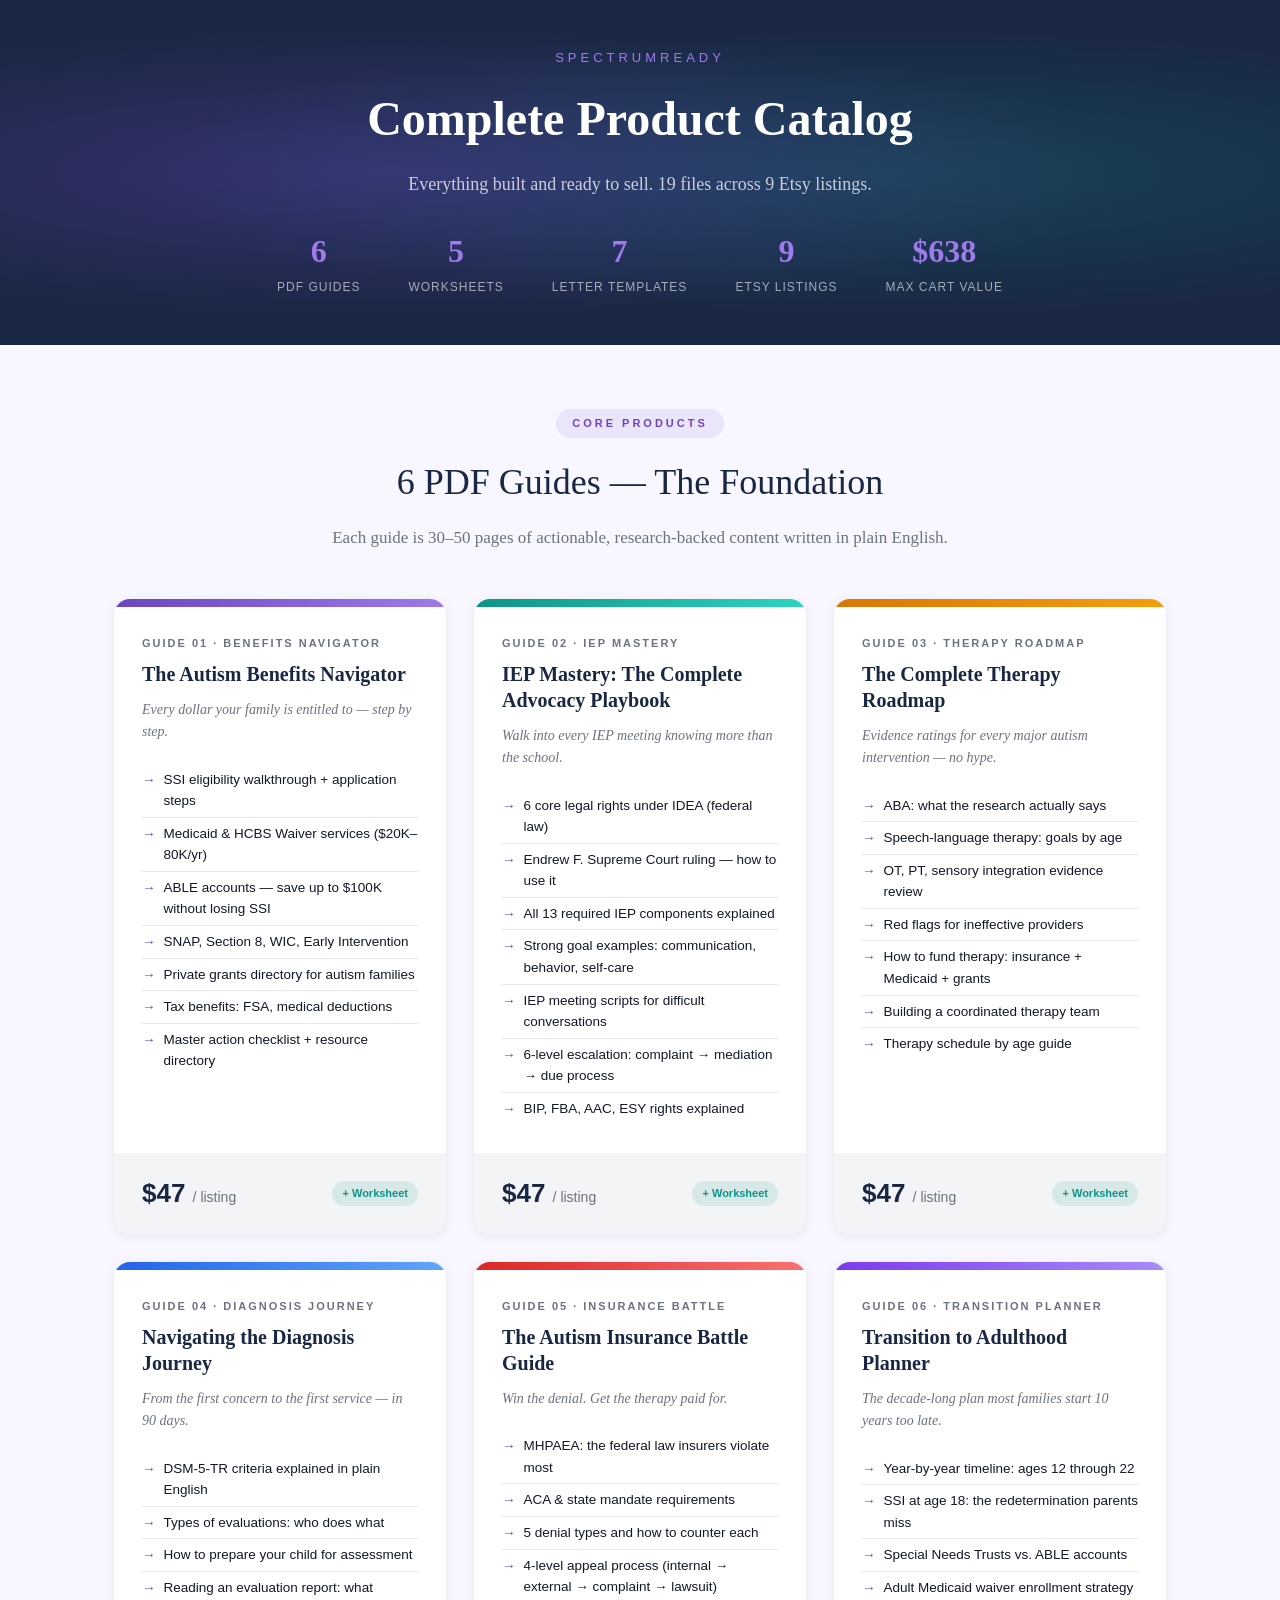
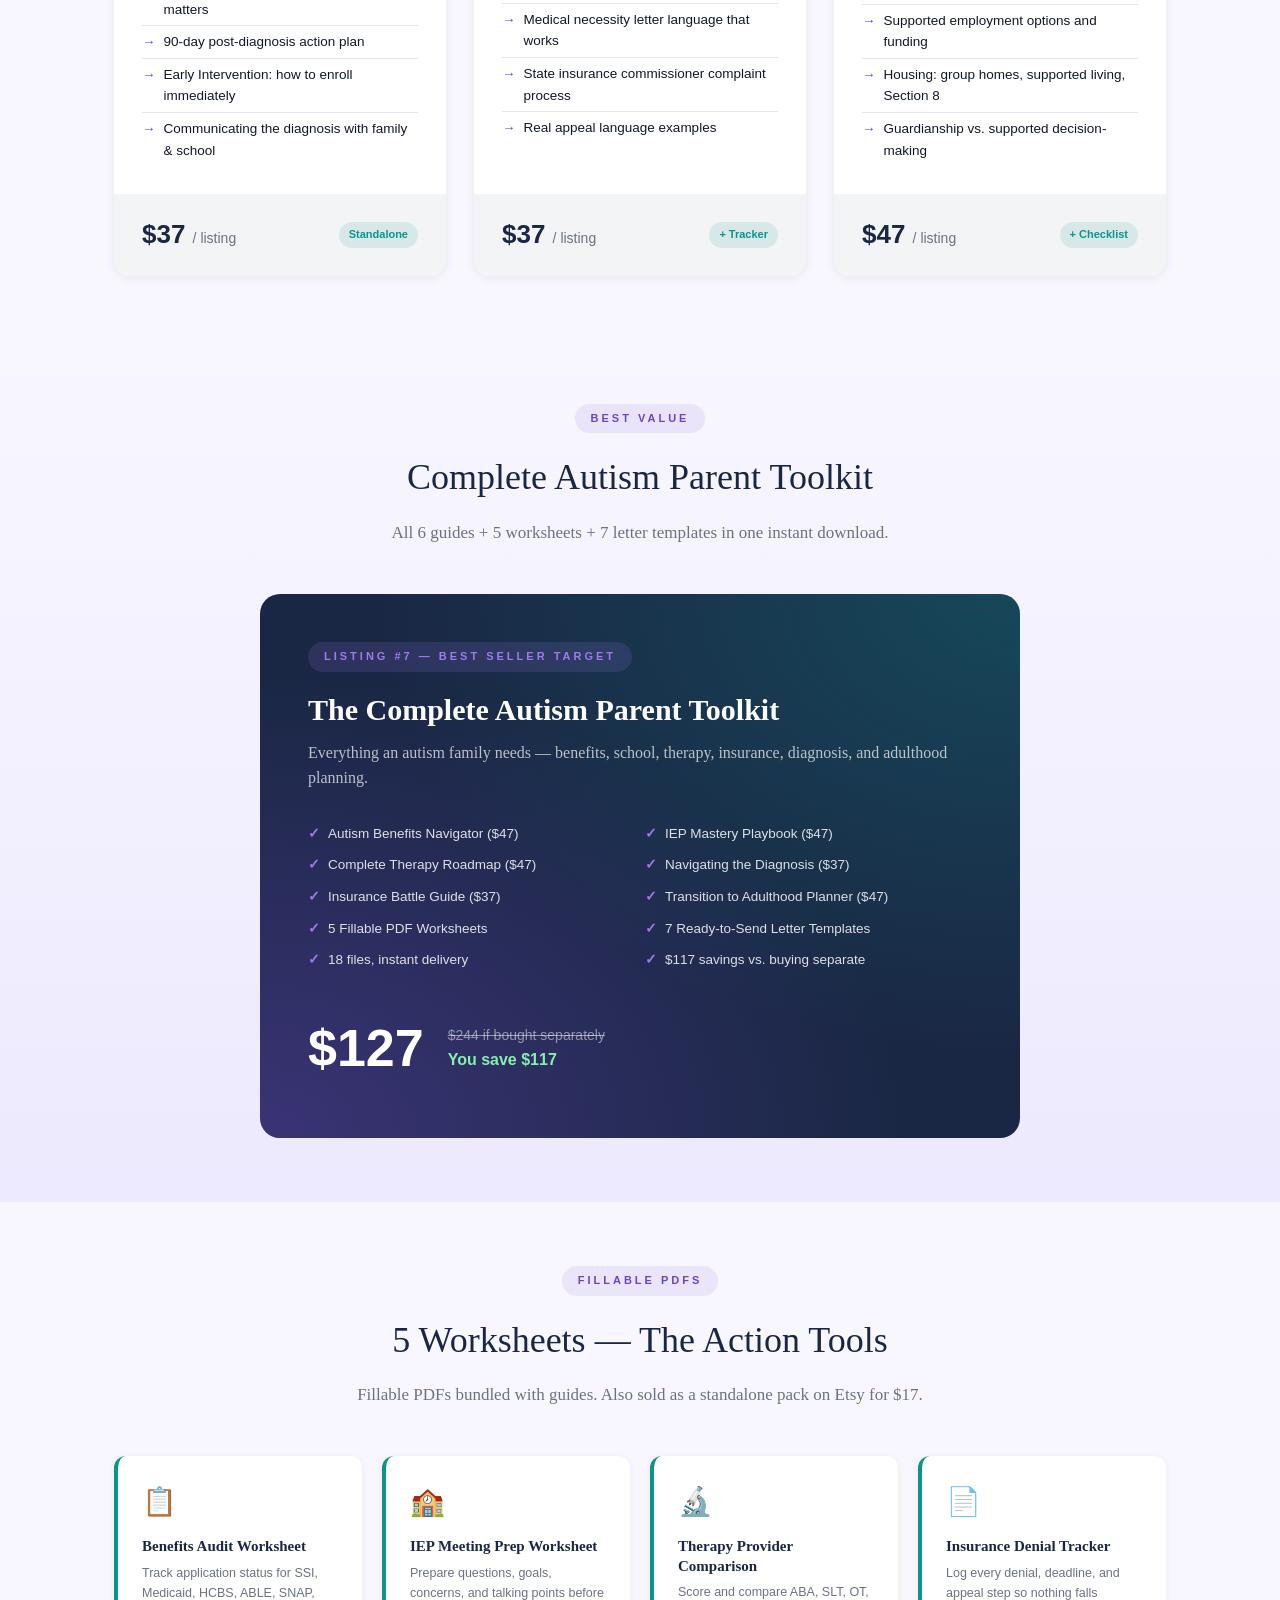
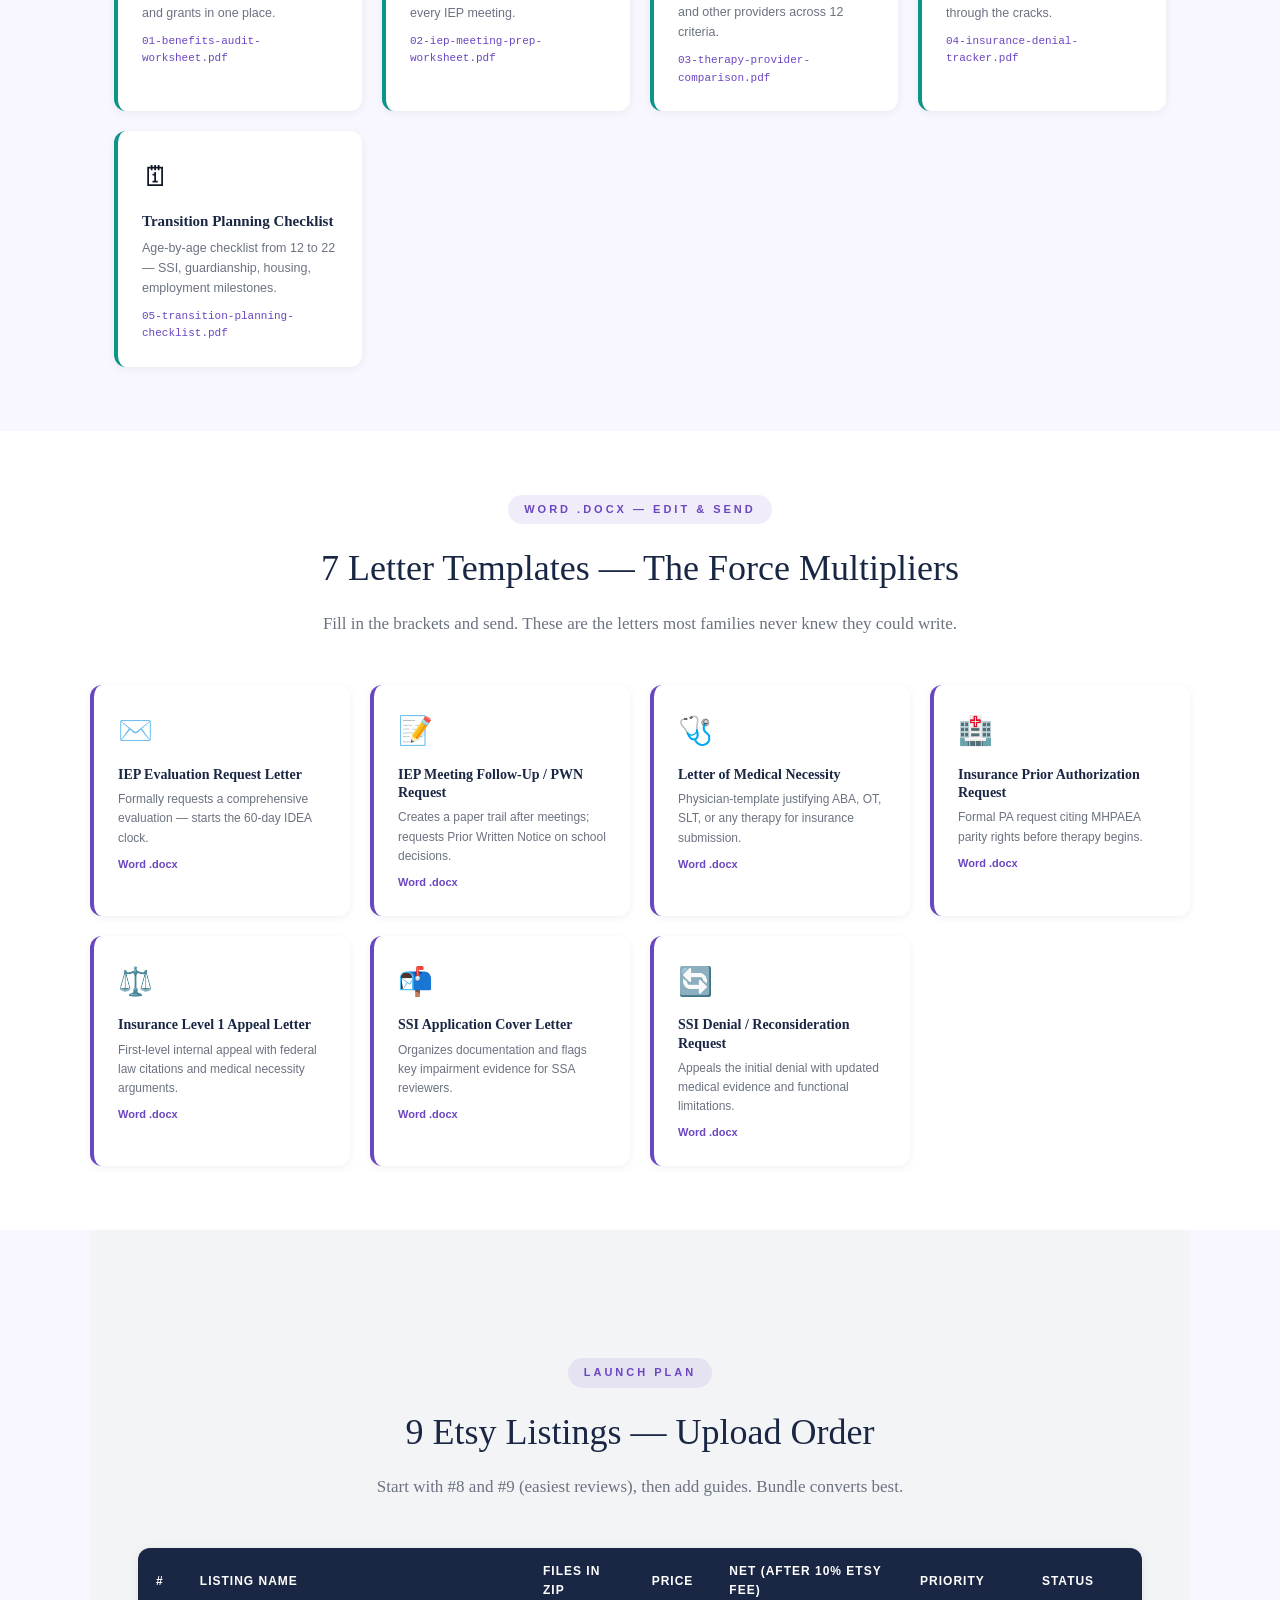
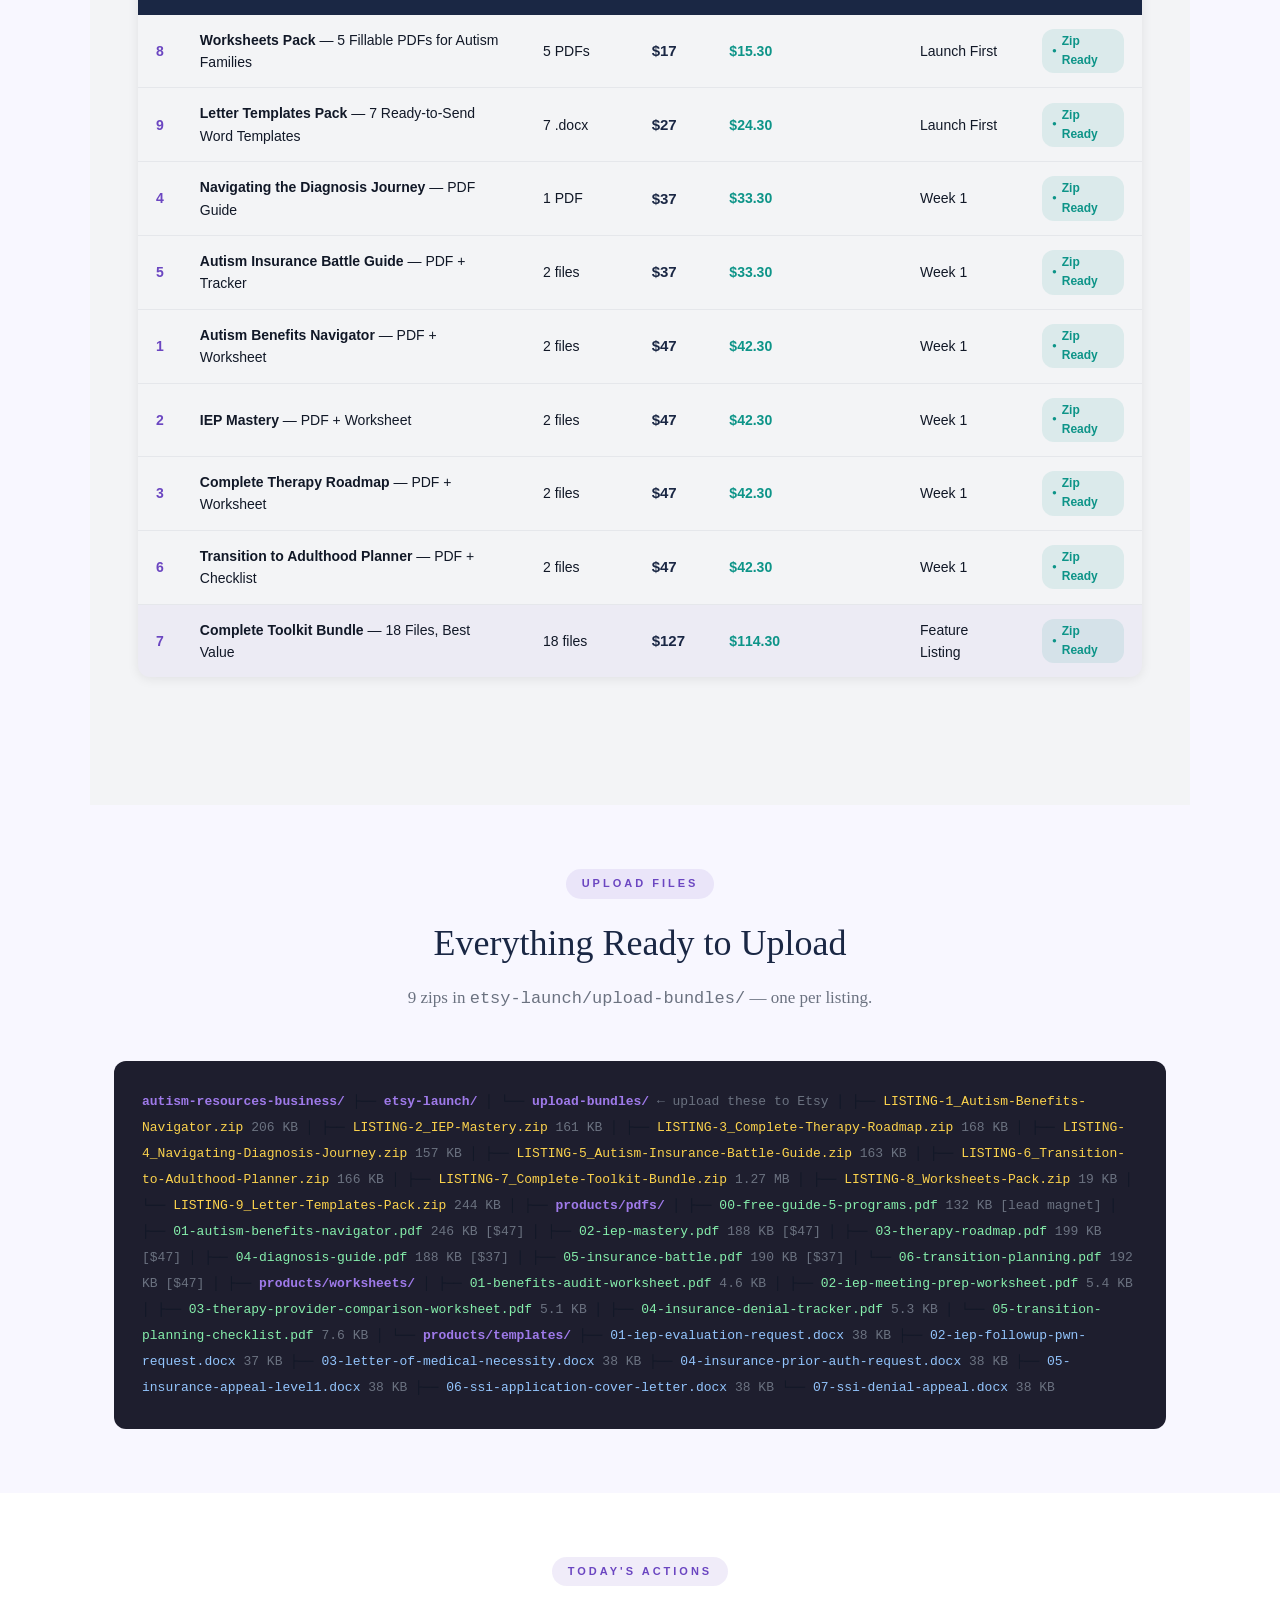
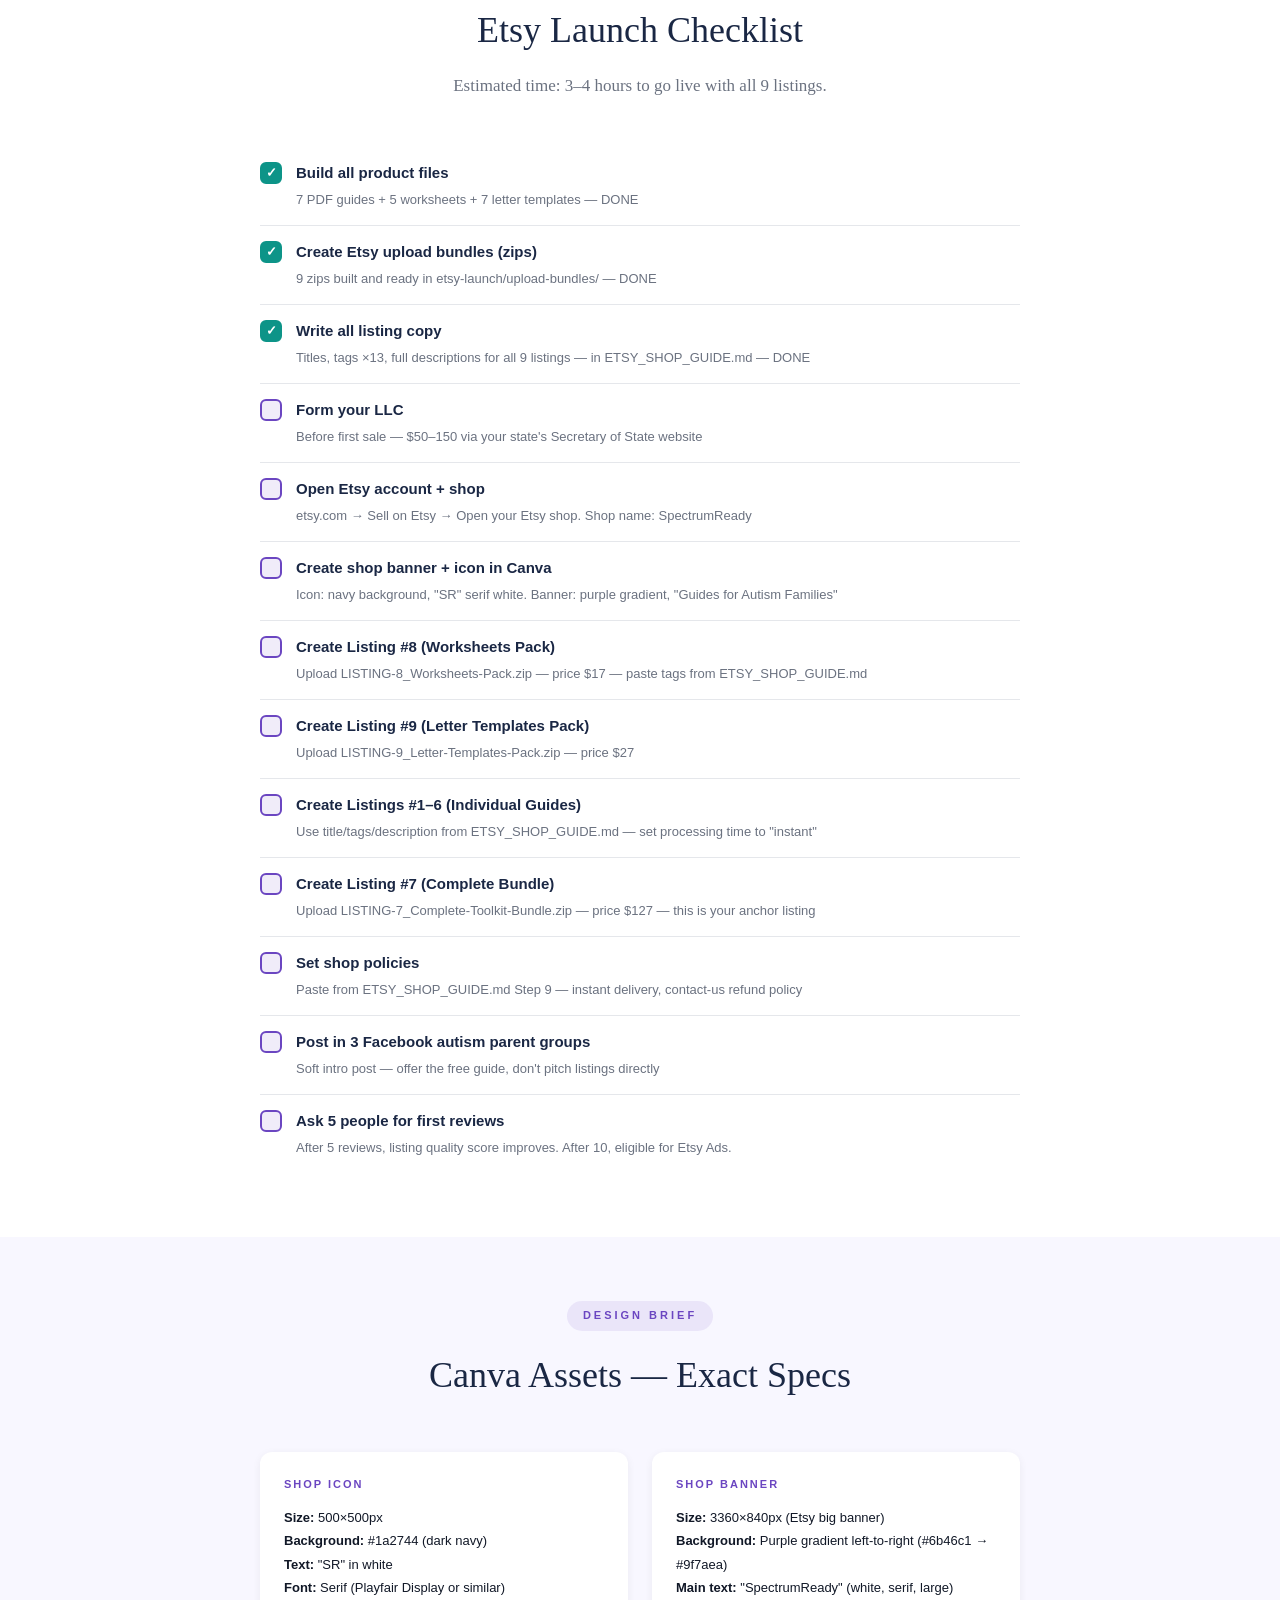
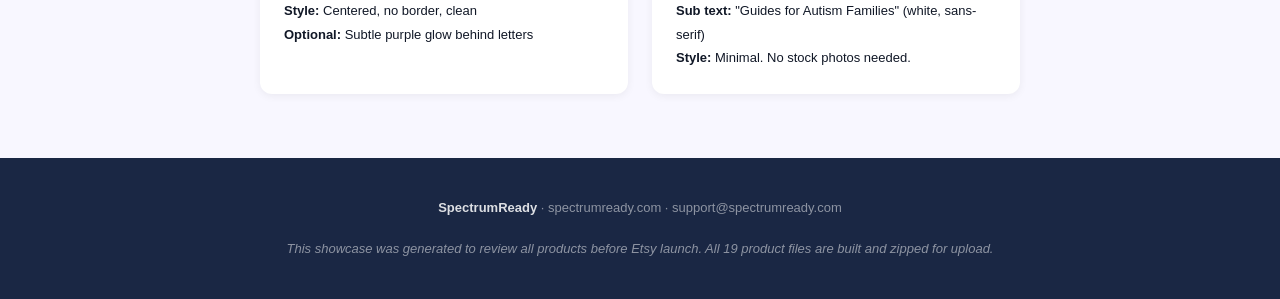
<file: autism-resources-business/etsy-launch/PRODUCT_SHOWCASE.html>
<!DOCTYPE html>
<html lang="en">
<head>
<meta charset="UTF-8">
<meta name="viewport" content="width=device-width, initial-scale=1.0">
<title>SpectrumReady — Product Showcase</title>
<style>
  :root {
    --navy: #1a2744;
    --purple: #6b46c1;
    --purple-light: #9f7aea;
    --teal: #0d9488;
    --gold: #d97706;
    --bg: #f8f7ff;
    --white: #ffffff;
    --gray: #6b7280;
    --gray-light: #f3f4f6;
    --border: #e5e7eb;
    --text: #111827;
  }
  * { margin: 0; padding: 0; box-sizing: border-box; }
  body { font-family: 'Georgia', serif; background: var(--bg); color: var(--text); line-height: 1.6; }

  /* ── Header ── */
  header {
    background: var(--navy);
    padding: 48px 24px;
    text-align: center;
    position: relative;
    overflow: hidden;
  }
  header::before {
    content: '';
    position: absolute; inset: 0;
    background: radial-gradient(ellipse at 30% 50%, rgba(107,70,193,0.35) 0%, transparent 60%),
                radial-gradient(ellipse at 70% 50%, rgba(13,148,136,0.25) 0%, transparent 60%);
  }
  header > * { position: relative; z-index: 1; }
  .logo { font-size: 13px; font-family: sans-serif; letter-spacing: 4px; color: var(--purple-light); text-transform: uppercase; margin-bottom: 12px; }
  header h1 { font-size: clamp(28px, 4vw, 48px); color: white; font-weight: 700; margin-bottom: 12px; }
  header p { font-size: 18px; color: rgba(255,255,255,0.75); max-width: 600px; margin: 0 auto 28px; }
  .header-stats { display: flex; justify-content: center; gap: 48px; flex-wrap: wrap; }
  .stat { text-align: center; }
  .stat .num { font-size: 32px; font-weight: 700; color: var(--purple-light); }
  .stat .lbl { font-size: 12px; font-family: sans-serif; color: rgba(255,255,255,0.6); text-transform: uppercase; letter-spacing: 1px; }

  /* ── Section titles ── */
  .section { max-width: 1100px; margin: 0 auto; padding: 64px 24px; }
  .section-header { text-align: center; margin-bottom: 48px; }
  .section-tag { display: inline-block; font-family: sans-serif; font-size: 11px; font-weight: 700; letter-spacing: 3px; text-transform: uppercase; color: var(--purple); background: rgba(107,70,193,0.1); padding: 6px 16px; border-radius: 20px; margin-bottom: 16px; }
  .section-title { font-size: clamp(22px, 3vw, 36px); color: var(--navy); margin-bottom: 12px; }
  .section-sub { font-size: 17px; color: var(--gray); }

  /* ── Guide cards ── */
  .guides-grid { display: grid; grid-template-columns: repeat(auto-fill, minmax(320px, 1fr)); gap: 28px; }
  .guide-card {
    background: white;
    border-radius: 16px;
    overflow: hidden;
    box-shadow: 0 2px 12px rgba(0,0,0,0.07);
    transition: transform 0.2s, box-shadow 0.2s;
    display: flex; flex-direction: column;
  }
  .guide-card:hover { transform: translateY(-4px); box-shadow: 0 8px 28px rgba(0,0,0,0.12); }
  .guide-banner { height: 8px; }
  .guide-body { padding: 28px; flex: 1; display: flex; flex-direction: column; }
  .guide-num { font-family: sans-serif; font-size: 11px; font-weight: 700; letter-spacing: 2px; text-transform: uppercase; color: var(--gray); margin-bottom: 8px; }
  .guide-title { font-size: 20px; font-weight: 700; color: var(--navy); margin-bottom: 12px; line-height: 1.3; }
  .guide-tagline { font-size: 14px; color: var(--gray); margin-bottom: 20px; font-style: italic; }
  .guide-features { list-style: none; flex: 1; }
  .guide-features li { font-family: sans-serif; font-size: 13.5px; color: var(--text); padding: 5px 0; border-bottom: 1px solid var(--border); display: flex; gap: 8px; }
  .guide-features li:last-child { border-bottom: none; }
  .guide-features li::before { content: '→'; color: var(--purple); font-weight: 700; flex-shrink: 0; }
  .guide-footer { padding: 20px 28px; background: var(--gray-light); display: flex; justify-content: space-between; align-items: center; }
  .price { font-size: 26px; font-weight: 700; color: var(--navy); font-family: sans-serif; }
  .price span { font-size: 14px; font-weight: 400; color: var(--gray); }
  .badge { font-family: sans-serif; font-size: 11px; font-weight: 700; padding: 4px 10px; border-radius: 20px; }
  .badge-includes { background: rgba(13,148,136,0.12); color: var(--teal); }
  .badge-bundle { background: rgba(107,70,193,0.12); color: var(--purple); }
  .badge-free { background: rgba(217,119,6,0.12); color: var(--gold); }

  /* ── Worksheet cards ── */
  .ws-grid { display: grid; grid-template-columns: repeat(auto-fill, minmax(200px, 1fr)); gap: 20px; }
  .ws-card {
    background: white;
    border-radius: 12px;
    padding: 24px;
    box-shadow: 0 2px 8px rgba(0,0,0,0.06);
    border-left: 4px solid var(--teal);
    transition: transform 0.2s;
  }
  .ws-card:hover { transform: translateY(-3px); }
  .ws-icon { font-size: 28px; margin-bottom: 12px; }
  .ws-name { font-size: 15px; font-weight: 700; color: var(--navy); margin-bottom: 6px; line-height: 1.3; }
  .ws-desc { font-family: sans-serif; font-size: 12.5px; color: var(--gray); }
  .ws-file { font-family: monospace; font-size: 11px; color: var(--purple); margin-top: 10px; }

  /* ── Template cards ── */
  .tpl-grid { display: grid; grid-template-columns: repeat(auto-fill, minmax(220px, 1fr)); gap: 20px; }
  .tpl-card {
    background: white;
    border-radius: 12px;
    padding: 24px;
    box-shadow: 0 2px 8px rgba(0,0,0,0.06);
    border-left: 4px solid var(--purple);
    transition: transform 0.2s;
  }
  .tpl-card:hover { transform: translateY(-3px); }
  .tpl-icon { font-size: 28px; margin-bottom: 12px; }
  .tpl-name { font-size: 14px; font-weight: 700; color: var(--navy); margin-bottom: 6px; line-height: 1.3; }
  .tpl-use { font-family: sans-serif; font-size: 12px; color: var(--gray); }
  .tpl-format { font-family: sans-serif; font-size: 11px; color: var(--purple); margin-top: 8px; font-weight: 600; }

  /* ── Bundle highlight ── */
  .bundle-card {
    background: var(--navy);
    border-radius: 20px;
    padding: 48px;
    color: white;
    position: relative;
    overflow: hidden;
    max-width: 760px;
    margin: 0 auto;
  }
  .bundle-card::before {
    content: '';
    position: absolute; inset: 0;
    background: radial-gradient(ellipse at 0% 100%, rgba(107,70,193,0.4) 0%, transparent 60%),
                radial-gradient(ellipse at 100% 0%, rgba(13,148,136,0.3) 0%, transparent 60%);
  }
  .bundle-card > * { position: relative; z-index: 1; }
  .bundle-tag { display: inline-block; font-family: sans-serif; font-size: 11px; font-weight: 700; letter-spacing: 3px; text-transform: uppercase; color: var(--purple-light); background: rgba(159,122,234,0.15); padding: 6px 16px; border-radius: 20px; margin-bottom: 20px; }
  .bundle-title { font-size: 30px; font-weight: 700; margin-bottom: 12px; line-height: 1.2; }
  .bundle-sub { color: rgba(255,255,255,0.7); font-size: 16px; margin-bottom: 32px; }
  .bundle-includes { display: grid; grid-template-columns: 1fr 1fr; gap: 10px; margin-bottom: 36px; }
  .bundle-item { font-family: sans-serif; font-size: 13.5px; color: rgba(255,255,255,0.85); display: flex; gap: 8px; align-items: flex-start; }
  .bundle-item::before { content: '✓'; color: var(--purple-light); font-weight: 700; flex-shrink: 0; }
  .bundle-pricing { display: flex; align-items: center; gap: 24px; flex-wrap: wrap; }
  .bundle-price { font-size: 52px; font-weight: 700; color: white; font-family: sans-serif; }
  .bundle-compare { }
  .bundle-compare .was { font-family: sans-serif; font-size: 14px; color: rgba(255,255,255,0.5); text-decoration: line-through; }
  .bundle-compare .save { font-family: sans-serif; font-size: 16px; color: #86efac; font-weight: 700; }

  /* ── Etsy table ── */
  .etsy-section { background: white; }
  .etsy-table { width: 100%; border-collapse: collapse; font-family: sans-serif; font-size: 14px; }
  .etsy-table th { background: var(--navy); color: white; padding: 14px 18px; text-align: left; font-size: 12px; letter-spacing: 1px; text-transform: uppercase; }
  .etsy-table td { padding: 14px 18px; border-bottom: 1px solid var(--border); }
  .etsy-table tr:last-child td { border-bottom: none; }
  .etsy-table tr:nth-child(even) td { background: var(--gray-light); }
  .listing-num { font-weight: 700; color: var(--purple); }
  .price-tag { font-weight: 700; color: var(--navy); font-size: 15px; }
  .net-tag { color: var(--teal); font-weight: 700; }
  .status-ready { display: inline-flex; align-items: center; gap: 5px; background: rgba(13,148,136,0.1); color: var(--teal); font-size: 12px; font-weight: 700; padding: 3px 10px; border-radius: 12px; }
  .status-ready::before { content: '●'; font-size: 8px; }

  /* ── Files block ── */
  .files-block {
    background: #1e1e2e;
    border-radius: 12px;
    padding: 28px;
    font-family: monospace;
    font-size: 13px;
    line-height: 2;
    overflow-x: auto;
  }
  .files-block .dir { color: #9f7aea; font-weight: 700; }
  .files-block .pdf { color: #86efac; }
  .files-block .docx { color: #93c5fd; }
  .files-block .zip { color: #fcd34d; }
  .files-block .comment { color: #6b7280; }

  /* ── Checklist ── */
  .checklist { list-style: none; }
  .checklist li {
    display: flex; gap: 14px; align-items: flex-start;
    padding: 14px 0; border-bottom: 1px solid var(--border);
    font-family: sans-serif; font-size: 15px;
  }
  .checklist li:last-child { border-bottom: none; }
  .check-box {
    width: 22px; height: 22px; border-radius: 6px;
    background: rgba(107,70,193,0.1); border: 2px solid var(--purple);
    flex-shrink: 0; margin-top: 1px;
  }
  .check-label { flex: 1; }
  .check-label strong { display: block; color: var(--navy); margin-bottom: 2px; }
  .check-label span { font-size: 13px; color: var(--gray); }
  .check-done .check-box { background: var(--teal); border-color: var(--teal); }
  .check-done .check-box::after { content: '✓'; display: block; color: white; font-size: 13px; text-align: center; line-height: 18px; font-weight: 700; }

  /* ── Footer ── */
  footer { background: var(--navy); text-align: center; padding: 40px 24px; color: rgba(255,255,255,0.5); font-family: sans-serif; font-size: 13px; }
  footer strong { color: rgba(255,255,255,0.85); }

  @media (max-width: 600px) {
    .bundle-includes { grid-template-columns: 1fr; }
    .header-stats { gap: 24px; }
    .bundle-card { padding: 28px 20px; }
  }
</style>
</head>
<body>

<!-- ══════════════════ HEADER ══════════════════ -->
<header>
  <div class="logo">SpectrumReady</div>
  <h1>Complete Product Catalog</h1>
  <p>Everything built and ready to sell. 19 files across 9 Etsy listings.</p>
  <div class="header-stats">
    <div class="stat"><div class="num">6</div><div class="lbl">PDF Guides</div></div>
    <div class="stat"><div class="num">5</div><div class="lbl">Worksheets</div></div>
    <div class="stat"><div class="num">7</div><div class="lbl">Letter Templates</div></div>
    <div class="stat"><div class="num">9</div><div class="lbl">Etsy Listings</div></div>
    <div class="stat"><div class="num">$638</div><div class="lbl">Max Cart Value</div></div>
  </div>
</header>

<!-- ══════════════════ GUIDES ══════════════════ -->
<div class="section">
  <div class="section-header">
    <div class="section-tag">Core Products</div>
    <div class="section-title">6 PDF Guides — The Foundation</div>
    <div class="section-sub">Each guide is 30–50 pages of actionable, research-backed content written in plain English.</div>
  </div>

  <div class="guides-grid">

    <!-- Guide 1 -->
    <div class="guide-card">
      <div class="guide-banner" style="background: linear-gradient(90deg, #6b46c1, #9f7aea);"></div>
      <div class="guide-body">
        <div class="guide-num">Guide 01 · Benefits Navigator</div>
        <div class="guide-title">The Autism Benefits Navigator</div>
        <div class="guide-tagline">Every dollar your family is entitled to — step by step.</div>
        <ul class="guide-features">
          <li>SSI eligibility walkthrough + application steps</li>
          <li>Medicaid &amp; HCBS Waiver services ($20K–80K/yr)</li>
          <li>ABLE accounts — save up to $100K without losing SSI</li>
          <li>SNAP, Section 8, WIC, Early Intervention</li>
          <li>Private grants directory for autism families</li>
          <li>Tax benefits: FSA, medical deductions</li>
          <li>Master action checklist + resource directory</li>
        </ul>
      </div>
      <div class="guide-footer">
        <div class="price">$47 <span>/ listing</span></div>
        <span class="badge badge-includes">+ Worksheet</span>
      </div>
    </div>

    <!-- Guide 2 -->
    <div class="guide-card">
      <div class="guide-banner" style="background: linear-gradient(90deg, #0d9488, #2dd4bf);"></div>
      <div class="guide-body">
        <div class="guide-num">Guide 02 · IEP Mastery</div>
        <div class="guide-title">IEP Mastery: The Complete Advocacy Playbook</div>
        <div class="guide-tagline">Walk into every IEP meeting knowing more than the school.</div>
        <ul class="guide-features">
          <li>6 core legal rights under IDEA (federal law)</li>
          <li>Endrew F. Supreme Court ruling — how to use it</li>
          <li>All 13 required IEP components explained</li>
          <li>Strong goal examples: communication, behavior, self-care</li>
          <li>IEP meeting scripts for difficult conversations</li>
          <li>6-level escalation: complaint → mediation → due process</li>
          <li>BIP, FBA, AAC, ESY rights explained</li>
        </ul>
      </div>
      <div class="guide-footer">
        <div class="price">$47 <span>/ listing</span></div>
        <span class="badge badge-includes">+ Worksheet</span>
      </div>
    </div>

    <!-- Guide 3 -->
    <div class="guide-card">
      <div class="guide-banner" style="background: linear-gradient(90deg, #d97706, #f59e0b);"></div>
      <div class="guide-body">
        <div class="guide-num">Guide 03 · Therapy Roadmap</div>
        <div class="guide-title">The Complete Therapy Roadmap</div>
        <div class="guide-tagline">Evidence ratings for every major autism intervention — no hype.</div>
        <ul class="guide-features">
          <li>ABA: what the research actually says</li>
          <li>Speech-language therapy: goals by age</li>
          <li>OT, PT, sensory integration evidence review</li>
          <li>Red flags for ineffective providers</li>
          <li>How to fund therapy: insurance + Medicaid + grants</li>
          <li>Building a coordinated therapy team</li>
          <li>Therapy schedule by age guide</li>
        </ul>
      </div>
      <div class="guide-footer">
        <div class="price">$47 <span>/ listing</span></div>
        <span class="badge badge-includes">+ Worksheet</span>
      </div>
    </div>

    <!-- Guide 4 -->
    <div class="guide-card">
      <div class="guide-banner" style="background: linear-gradient(90deg, #2563eb, #60a5fa);"></div>
      <div class="guide-body">
        <div class="guide-num">Guide 04 · Diagnosis Journey</div>
        <div class="guide-title">Navigating the Diagnosis Journey</div>
        <div class="guide-tagline">From the first concern to the first service — in 90 days.</div>
        <ul class="guide-features">
          <li>DSM-5-TR criteria explained in plain English</li>
          <li>Types of evaluations: who does what</li>
          <li>How to prepare your child for assessment</li>
          <li>Reading an evaluation report: what matters</li>
          <li>90-day post-diagnosis action plan</li>
          <li>Early Intervention: how to enroll immediately</li>
          <li>Communicating the diagnosis with family &amp; school</li>
        </ul>
      </div>
      <div class="guide-footer">
        <div class="price">$37 <span>/ listing</span></div>
        <span class="badge badge-includes">Standalone</span>
      </div>
    </div>

    <!-- Guide 5 -->
    <div class="guide-card">
      <div class="guide-banner" style="background: linear-gradient(90deg, #dc2626, #f87171);"></div>
      <div class="guide-body">
        <div class="guide-num">Guide 05 · Insurance Battle</div>
        <div class="guide-title">The Autism Insurance Battle Guide</div>
        <div class="guide-tagline">Win the denial. Get the therapy paid for.</div>
        <ul class="guide-features">
          <li>MHPAEA: the federal law insurers violate most</li>
          <li>ACA &amp; state mandate requirements</li>
          <li>5 denial types and how to counter each</li>
          <li>4-level appeal process (internal → external → complaint → lawsuit)</li>
          <li>Medical necessity letter language that works</li>
          <li>State insurance commissioner complaint process</li>
          <li>Real appeal language examples</li>
        </ul>
      </div>
      <div class="guide-footer">
        <div class="price">$37 <span>/ listing</span></div>
        <span class="badge badge-includes">+ Tracker</span>
      </div>
    </div>

    <!-- Guide 6 -->
    <div class="guide-card">
      <div class="guide-banner" style="background: linear-gradient(90deg, #7c3aed, #a78bfa);"></div>
      <div class="guide-body">
        <div class="guide-num">Guide 06 · Transition Planner</div>
        <div class="guide-title">Transition to Adulthood Planner</div>
        <div class="guide-tagline">The decade-long plan most families start 10 years too late.</div>
        <ul class="guide-features">
          <li>Year-by-year timeline: ages 12 through 22</li>
          <li>SSI at age 18: the redetermination parents miss</li>
          <li>Special Needs Trusts vs. ABLE accounts</li>
          <li>Adult Medicaid waiver enrollment strategy</li>
          <li>Supported employment options and funding</li>
          <li>Housing: group homes, supported living, Section 8</li>
          <li>Guardianship vs. supported decision-making</li>
        </ul>
      </div>
      <div class="guide-footer">
        <div class="price">$47 <span>/ listing</span></div>
        <span class="badge badge-includes">+ Checklist</span>
      </div>
    </div>

  </div>
</div>

<!-- ══════════════════ BUNDLE ══════════════════ -->
<div style="background: linear-gradient(180deg, #f8f7ff 0%, #ede9fe 100%); padding: 64px 24px;">
  <div style="max-width: 1100px; margin: 0 auto;">
    <div class="section-header">
      <div class="section-tag">Best Value</div>
      <div class="section-title">Complete Autism Parent Toolkit</div>
      <div class="section-sub">All 6 guides + 5 worksheets + 7 letter templates in one instant download.</div>
    </div>
    <div class="bundle-card">
      <div class="bundle-tag">Listing #7 — Best Seller Target</div>
      <div class="bundle-title">The Complete Autism Parent Toolkit</div>
      <div class="bundle-sub">Everything an autism family needs — benefits, school, therapy, insurance, diagnosis, and adulthood planning.</div>
      <div class="bundle-includes">
        <div class="bundle-item">Autism Benefits Navigator ($47)</div>
        <div class="bundle-item">IEP Mastery Playbook ($47)</div>
        <div class="bundle-item">Complete Therapy Roadmap ($47)</div>
        <div class="bundle-item">Navigating the Diagnosis ($37)</div>
        <div class="bundle-item">Insurance Battle Guide ($37)</div>
        <div class="bundle-item">Transition to Adulthood Planner ($47)</div>
        <div class="bundle-item">5 Fillable PDF Worksheets</div>
        <div class="bundle-item">7 Ready-to-Send Letter Templates</div>
        <div class="bundle-item">18 files, instant delivery</div>
        <div class="bundle-item">$117 savings vs. buying separate</div>
      </div>
      <div class="bundle-pricing">
        <div class="bundle-price">$127</div>
        <div class="bundle-compare">
          <div class="was">$244 if bought separately</div>
          <div class="save">You save $117</div>
        </div>
      </div>
    </div>
  </div>
</div>

<!-- ══════════════════ WORKSHEETS ══════════════════ -->
<div class="section">
  <div class="section-header">
    <div class="section-tag">Fillable PDFs</div>
    <div class="section-title">5 Worksheets — The Action Tools</div>
    <div class="section-sub">Fillable PDFs bundled with guides. Also sold as a standalone pack on Etsy for $17.</div>
  </div>
  <div class="ws-grid">
    <div class="ws-card">
      <div class="ws-icon">📋</div>
      <div class="ws-name">Benefits Audit Worksheet</div>
      <div class="ws-desc">Track application status for SSI, Medicaid, HCBS, ABLE, SNAP, and grants in one place.</div>
      <div class="ws-file">01-benefits-audit-worksheet.pdf</div>
    </div>
    <div class="ws-card">
      <div class="ws-icon">🏫</div>
      <div class="ws-name">IEP Meeting Prep Worksheet</div>
      <div class="ws-desc">Prepare questions, goals, concerns, and talking points before every IEP meeting.</div>
      <div class="ws-file">02-iep-meeting-prep-worksheet.pdf</div>
    </div>
    <div class="ws-card">
      <div class="ws-icon">🔬</div>
      <div class="ws-name">Therapy Provider Comparison</div>
      <div class="ws-desc">Score and compare ABA, SLT, OT, and other providers across 12 criteria.</div>
      <div class="ws-file">03-therapy-provider-comparison.pdf</div>
    </div>
    <div class="ws-card">
      <div class="ws-icon">📄</div>
      <div class="ws-name">Insurance Denial Tracker</div>
      <div class="ws-desc">Log every denial, deadline, and appeal step so nothing falls through the cracks.</div>
      <div class="ws-file">04-insurance-denial-tracker.pdf</div>
    </div>
    <div class="ws-card">
      <div class="ws-icon">🗓</div>
      <div class="ws-name">Transition Planning Checklist</div>
      <div class="ws-desc">Age-by-age checklist from 12 to 22 — SSI, guardianship, housing, employment milestones.</div>
      <div class="ws-file">05-transition-planning-checklist.pdf</div>
    </div>
  </div>
</div>

<!-- ══════════════════ TEMPLATES ══════════════════ -->
<div style="background: white; padding: 64px 24px;">
  <div style="max-width: 1100px; margin: 0 auto;">
    <div class="section-header">
      <div class="section-tag">Word .docx — Edit &amp; Send</div>
      <div class="section-title">7 Letter Templates — The Force Multipliers</div>
      <div class="section-sub">Fill in the brackets and send. These are the letters most families never knew they could write.</div>
    </div>
    <div class="tpl-grid">
      <div class="tpl-card">
        <div class="tpl-icon">✉️</div>
        <div class="tpl-name">IEP Evaluation Request Letter</div>
        <div class="tpl-use">Formally requests a comprehensive evaluation — starts the 60-day IDEA clock.</div>
        <div class="tpl-format">Word .docx</div>
      </div>
      <div class="tpl-card">
        <div class="tpl-icon">📝</div>
        <div class="tpl-name">IEP Meeting Follow-Up / PWN Request</div>
        <div class="tpl-use">Creates a paper trail after meetings; requests Prior Written Notice on school decisions.</div>
        <div class="tpl-format">Word .docx</div>
      </div>
      <div class="tpl-card">
        <div class="tpl-icon">🩺</div>
        <div class="tpl-name">Letter of Medical Necessity</div>
        <div class="tpl-use">Physician-template justifying ABA, OT, SLT, or any therapy for insurance submission.</div>
        <div class="tpl-format">Word .docx</div>
      </div>
      <div class="tpl-card">
        <div class="tpl-icon">🏥</div>
        <div class="tpl-name">Insurance Prior Authorization Request</div>
        <div class="tpl-use">Formal PA request citing MHPAEA parity rights before therapy begins.</div>
        <div class="tpl-format">Word .docx</div>
      </div>
      <div class="tpl-card">
        <div class="tpl-icon">⚖️</div>
        <div class="tpl-name">Insurance Level 1 Appeal Letter</div>
        <div class="tpl-use">First-level internal appeal with federal law citations and medical necessity arguments.</div>
        <div class="tpl-format">Word .docx</div>
      </div>
      <div class="tpl-card">
        <div class="tpl-icon">📬</div>
        <div class="tpl-name">SSI Application Cover Letter</div>
        <div class="tpl-use">Organizes documentation and flags key impairment evidence for SSA reviewers.</div>
        <div class="tpl-format">Word .docx</div>
      </div>
      <div class="tpl-card">
        <div class="tpl-icon">🔄</div>
        <div class="tpl-name">SSI Denial / Reconsideration Request</div>
        <div class="tpl-use">Appeals the initial denial with updated medical evidence and functional limitations.</div>
        <div class="tpl-format">Word .docx</div>
      </div>
    </div>
  </div>
</div>

<!-- ══════════════════ ETSY LISTINGS TABLE ══════════════════ -->
<div class="section etsy-section" style="background: var(--gray-light);">
  <div style="max-width: 1100px; margin: 0 auto; padding: 64px 24px;">
    <div class="section-header">
      <div class="section-tag">Launch Plan</div>
      <div class="section-title">9 Etsy Listings — Upload Order</div>
      <div class="section-sub">Start with #8 and #9 (easiest reviews), then add guides. Bundle converts best.</div>
    </div>
    <div style="overflow-x: auto; border-radius: 12px; box-shadow: 0 2px 12px rgba(0,0,0,0.08);">
      <table class="etsy-table">
        <thead>
          <tr>
            <th>#</th>
            <th>Listing Name</th>
            <th>Files in Zip</th>
            <th>Price</th>
            <th>Net (after 10% Etsy fee)</th>
            <th>Priority</th>
            <th>Status</th>
          </tr>
        </thead>
        <tbody>
          <tr>
            <td class="listing-num">8</td>
            <td><strong>Worksheets Pack</strong> — 5 Fillable PDFs for Autism Families</td>
            <td>5 PDFs</td>
            <td class="price-tag">$17</td>
            <td class="net-tag">$15.30</td>
            <td>Launch First</td>
            <td><span class="status-ready">Zip Ready</span></td>
          </tr>
          <tr>
            <td class="listing-num">9</td>
            <td><strong>Letter Templates Pack</strong> — 7 Ready-to-Send Word Templates</td>
            <td>7 .docx</td>
            <td class="price-tag">$27</td>
            <td class="net-tag">$24.30</td>
            <td>Launch First</td>
            <td><span class="status-ready">Zip Ready</span></td>
          </tr>
          <tr>
            <td class="listing-num">4</td>
            <td><strong>Navigating the Diagnosis Journey</strong> — PDF Guide</td>
            <td>1 PDF</td>
            <td class="price-tag">$37</td>
            <td class="net-tag">$33.30</td>
            <td>Week 1</td>
            <td><span class="status-ready">Zip Ready</span></td>
          </tr>
          <tr>
            <td class="listing-num">5</td>
            <td><strong>Autism Insurance Battle Guide</strong> — PDF + Tracker</td>
            <td>2 files</td>
            <td class="price-tag">$37</td>
            <td class="net-tag">$33.30</td>
            <td>Week 1</td>
            <td><span class="status-ready">Zip Ready</span></td>
          </tr>
          <tr>
            <td class="listing-num">1</td>
            <td><strong>Autism Benefits Navigator</strong> — PDF + Worksheet</td>
            <td>2 files</td>
            <td class="price-tag">$47</td>
            <td class="net-tag">$42.30</td>
            <td>Week 1</td>
            <td><span class="status-ready">Zip Ready</span></td>
          </tr>
          <tr>
            <td class="listing-num">2</td>
            <td><strong>IEP Mastery</strong> — PDF + Worksheet</td>
            <td>2 files</td>
            <td class="price-tag">$47</td>
            <td class="net-tag">$42.30</td>
            <td>Week 1</td>
            <td><span class="status-ready">Zip Ready</span></td>
          </tr>
          <tr>
            <td class="listing-num">3</td>
            <td><strong>Complete Therapy Roadmap</strong> — PDF + Worksheet</td>
            <td>2 files</td>
            <td class="price-tag">$47</td>
            <td class="net-tag">$42.30</td>
            <td>Week 1</td>
            <td><span class="status-ready">Zip Ready</span></td>
          </tr>
          <tr>
            <td class="listing-num">6</td>
            <td><strong>Transition to Adulthood Planner</strong> — PDF + Checklist</td>
            <td>2 files</td>
            <td class="price-tag">$47</td>
            <td class="net-tag">$42.30</td>
            <td>Week 1</td>
            <td><span class="status-ready">Zip Ready</span></td>
          </tr>
          <tr style="background: rgba(107,70,193,0.05);">
            <td class="listing-num">7</td>
            <td><strong>Complete Toolkit Bundle</strong> — 18 Files, Best Value</td>
            <td>18 files</td>
            <td class="price-tag">$127</td>
            <td class="net-tag">$114.30</td>
            <td>Feature Listing</td>
            <td><span class="status-ready">Zip Ready</span></td>
          </tr>
        </tbody>
      </table>
    </div>
  </div>
</div>

<!-- ══════════════════ FILE TREE ══════════════════ -->
<div class="section">
  <div class="section-header">
    <div class="section-tag">Upload Files</div>
    <div class="section-title">Everything Ready to Upload</div>
    <div class="section-sub">9 zips in <code>etsy-launch/upload-bundles/</code> — one per listing.</div>
  </div>
  <div class="files-block">
<span class="dir">autism-resources-business/</span>
├── <span class="dir">etsy-launch/</span>
│   └── <span class="dir">upload-bundles/</span>          <span class="comment">← upload these to Etsy</span>
│       ├── <span class="zip">LISTING-1_Autism-Benefits-Navigator.zip</span>        <span class="comment">206 KB</span>
│       ├── <span class="zip">LISTING-2_IEP-Mastery.zip</span>                      <span class="comment">161 KB</span>
│       ├── <span class="zip">LISTING-3_Complete-Therapy-Roadmap.zip</span>         <span class="comment">168 KB</span>
│       ├── <span class="zip">LISTING-4_Navigating-Diagnosis-Journey.zip</span>     <span class="comment">157 KB</span>
│       ├── <span class="zip">LISTING-5_Autism-Insurance-Battle-Guide.zip</span>    <span class="comment">163 KB</span>
│       ├── <span class="zip">LISTING-6_Transition-to-Adulthood-Planner.zip</span>  <span class="comment">166 KB</span>
│       ├── <span class="zip">LISTING-7_Complete-Toolkit-Bundle.zip</span>          <span class="comment">1.27 MB</span>
│       ├── <span class="zip">LISTING-8_Worksheets-Pack.zip</span>                  <span class="comment">19 KB</span>
│       └── <span class="zip">LISTING-9_Letter-Templates-Pack.zip</span>            <span class="comment">244 KB</span>
│
├── <span class="dir">products/pdfs/</span>
│   ├── <span class="pdf">00-free-guide-5-programs.pdf</span>                    <span class="comment">132 KB  [lead magnet]</span>
│   ├── <span class="pdf">01-autism-benefits-navigator.pdf</span>                <span class="comment">246 KB  [$47]</span>
│   ├── <span class="pdf">02-iep-mastery.pdf</span>                              <span class="comment">188 KB  [$47]</span>
│   ├── <span class="pdf">03-therapy-roadmap.pdf</span>                          <span class="comment">199 KB  [$47]</span>
│   ├── <span class="pdf">04-diagnosis-guide.pdf</span>                          <span class="comment">188 KB  [$37]</span>
│   ├── <span class="pdf">05-insurance-battle.pdf</span>                         <span class="comment">190 KB  [$37]</span>
│   └── <span class="pdf">06-transition-planning.pdf</span>                      <span class="comment">192 KB  [$47]</span>
│
├── <span class="dir">products/worksheets/</span>
│   ├── <span class="pdf">01-benefits-audit-worksheet.pdf</span>                 <span class="comment">4.6 KB</span>
│   ├── <span class="pdf">02-iep-meeting-prep-worksheet.pdf</span>               <span class="comment">5.4 KB</span>
│   ├── <span class="pdf">03-therapy-provider-comparison-worksheet.pdf</span>    <span class="comment">5.1 KB</span>
│   ├── <span class="pdf">04-insurance-denial-tracker.pdf</span>                 <span class="comment">5.3 KB</span>
│   └── <span class="pdf">05-transition-planning-checklist.pdf</span>            <span class="comment">7.6 KB</span>
│
└── <span class="dir">products/templates/</span>
    ├── <span class="docx">01-iep-evaluation-request.docx</span>                  <span class="comment">38 KB</span>
    ├── <span class="docx">02-iep-followup-pwn-request.docx</span>                <span class="comment">37 KB</span>
    ├── <span class="docx">03-letter-of-medical-necessity.docx</span>             <span class="comment">38 KB</span>
    ├── <span class="docx">04-insurance-prior-auth-request.docx</span>            <span class="comment">38 KB</span>
    ├── <span class="docx">05-insurance-appeal-level1.docx</span>                 <span class="comment">38 KB</span>
    ├── <span class="docx">06-ssi-application-cover-letter.docx</span>            <span class="comment">38 KB</span>
    └── <span class="docx">07-ssi-denial-appeal.docx</span>                       <span class="comment">38 KB</span>
  </div>
</div>

<!-- ══════════════════ LAUNCH CHECKLIST ══════════════════ -->
<div style="background: white; padding: 64px 24px;">
  <div style="max-width: 760px; margin: 0 auto;">
    <div class="section-header">
      <div class="section-tag">Today's Actions</div>
      <div class="section-title">Etsy Launch Checklist</div>
      <div class="section-sub">Estimated time: 3–4 hours to go live with all 9 listings.</div>
    </div>
    <ul class="checklist">
      <li class="check-done">
        <div class="check-box"></div>
        <div class="check-label"><strong>Build all product files</strong><span>7 PDF guides + 5 worksheets + 7 letter templates — DONE</span></div>
      </li>
      <li class="check-done">
        <div class="check-box"></div>
        <div class="check-label"><strong>Create Etsy upload bundles (zips)</strong><span>9 zips built and ready in etsy-launch/upload-bundles/ — DONE</span></div>
      </li>
      <li class="check-done">
        <div class="check-box"></div>
        <div class="check-label"><strong>Write all listing copy</strong><span>Titles, tags ×13, full descriptions for all 9 listings — in ETSY_SHOP_GUIDE.md — DONE</span></div>
      </li>
      <li>
        <div class="check-box"></div>
        <div class="check-label"><strong>Form your LLC</strong><span>Before first sale — $50–150 via your state's Secretary of State website</span></div>
      </li>
      <li>
        <div class="check-box"></div>
        <div class="check-label"><strong>Open Etsy account + shop</strong><span>etsy.com → Sell on Etsy → Open your Etsy shop. Shop name: SpectrumReady</span></div>
      </li>
      <li>
        <div class="check-box"></div>
        <div class="check-label"><strong>Create shop banner + icon in Canva</strong><span>Icon: navy background, "SR" serif white. Banner: purple gradient, "Guides for Autism Families"</span></div>
      </li>
      <li>
        <div class="check-box"></div>
        <div class="check-label"><strong>Create Listing #8 (Worksheets Pack)</strong><span>Upload LISTING-8_Worksheets-Pack.zip — price $17 — paste tags from ETSY_SHOP_GUIDE.md</span></div>
      </li>
      <li>
        <div class="check-box"></div>
        <div class="check-label"><strong>Create Listing #9 (Letter Templates Pack)</strong><span>Upload LISTING-9_Letter-Templates-Pack.zip — price $27</span></div>
      </li>
      <li>
        <div class="check-box"></div>
        <div class="check-label"><strong>Create Listings #1–6 (Individual Guides)</strong><span>Use title/tags/description from ETSY_SHOP_GUIDE.md — set processing time to "instant"</span></div>
      </li>
      <li>
        <div class="check-box"></div>
        <div class="check-label"><strong>Create Listing #7 (Complete Bundle)</strong><span>Upload LISTING-7_Complete-Toolkit-Bundle.zip — price $127 — this is your anchor listing</span></div>
      </li>
      <li>
        <div class="check-box"></div>
        <div class="check-label"><strong>Set shop policies</strong><span>Paste from ETSY_SHOP_GUIDE.md Step 9 — instant delivery, contact-us refund policy</span></div>
      </li>
      <li>
        <div class="check-box"></div>
        <div class="check-label"><strong>Post in 3 Facebook autism parent groups</strong><span>Soft intro post — offer the free guide, don't pitch listings directly</span></div>
      </li>
      <li>
        <div class="check-box"></div>
        <div class="check-label"><strong>Ask 5 people for first reviews</strong><span>After 5 reviews, listing quality score improves. After 10, eligible for Etsy Ads.</span></div>
      </li>
    </ul>
  </div>
</div>

<!-- ══════════════════ CANVA BRIEF ══════════════════ -->
<div class="section">
  <div style="max-width: 760px; margin: 0 auto;">
    <div class="section-header">
      <div class="section-tag">Design Brief</div>
      <div class="section-title">Canva Assets — Exact Specs</div>
    </div>
    <div style="display: grid; grid-template-columns: 1fr 1fr; gap: 24px;">
      <div style="background: white; border-radius: 12px; padding: 24px; box-shadow: 0 2px 8px rgba(0,0,0,0.06);">
        <div style="font-family: sans-serif; font-size: 11px; font-weight: 700; letter-spacing: 2px; text-transform: uppercase; color: var(--purple); margin-bottom: 12px;">Shop Icon</div>
        <div style="font-family: sans-serif; font-size: 13px; line-height: 1.8; color: var(--text);">
          <strong>Size:</strong> 500×500px<br>
          <strong>Background:</strong> #1a2744 (dark navy)<br>
          <strong>Text:</strong> "SR" in white<br>
          <strong>Font:</strong> Serif (Playfair Display or similar)<br>
          <strong>Style:</strong> Centered, no border, clean<br>
          <strong>Optional:</strong> Subtle purple glow behind letters
        </div>
      </div>
      <div style="background: white; border-radius: 12px; padding: 24px; box-shadow: 0 2px 8px rgba(0,0,0,0.06);">
        <div style="font-family: sans-serif; font-size: 11px; font-weight: 700; letter-spacing: 2px; text-transform: uppercase; color: var(--purple); margin-bottom: 12px;">Shop Banner</div>
        <div style="font-family: sans-serif; font-size: 13px; line-height: 1.8; color: var(--text);">
          <strong>Size:</strong> 3360×840px (Etsy big banner)<br>
          <strong>Background:</strong> Purple gradient left-to-right (#6b46c1 → #9f7aea)<br>
          <strong>Main text:</strong> "SpectrumReady" (white, serif, large)<br>
          <strong>Sub text:</strong> "Guides for Autism Families" (white, sans-serif)<br>
          <strong>Style:</strong> Minimal. No stock photos needed.
        </div>
      </div>
    </div>
  </div>
</div>

<!-- ══════════════════ FOOTER ══════════════════ -->
<footer>
  <strong>SpectrumReady</strong> · spectrumready.com · support@spectrumready.com<br><br>
  <em>This showcase was generated to review all products before Etsy launch. All 19 product files are built and zipped for upload.</em>
</footer>

</body>
</html>
</file>
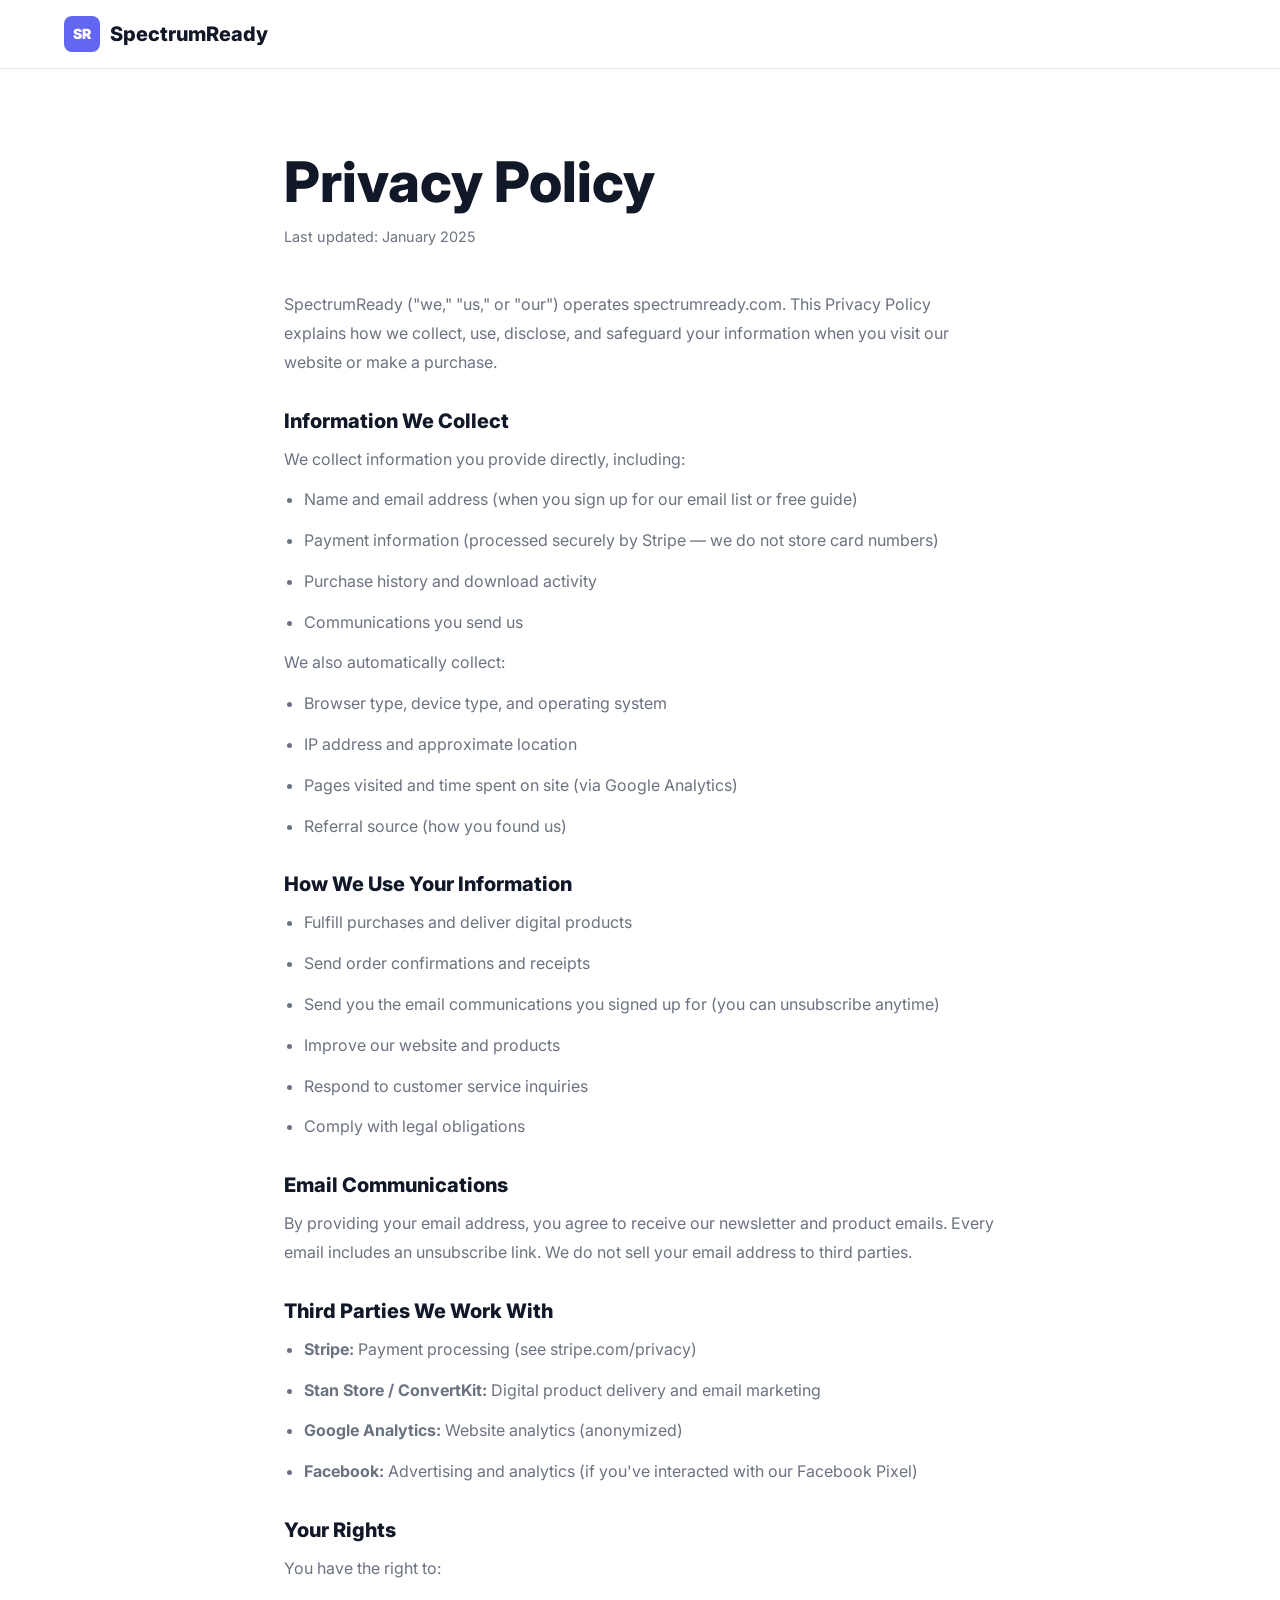
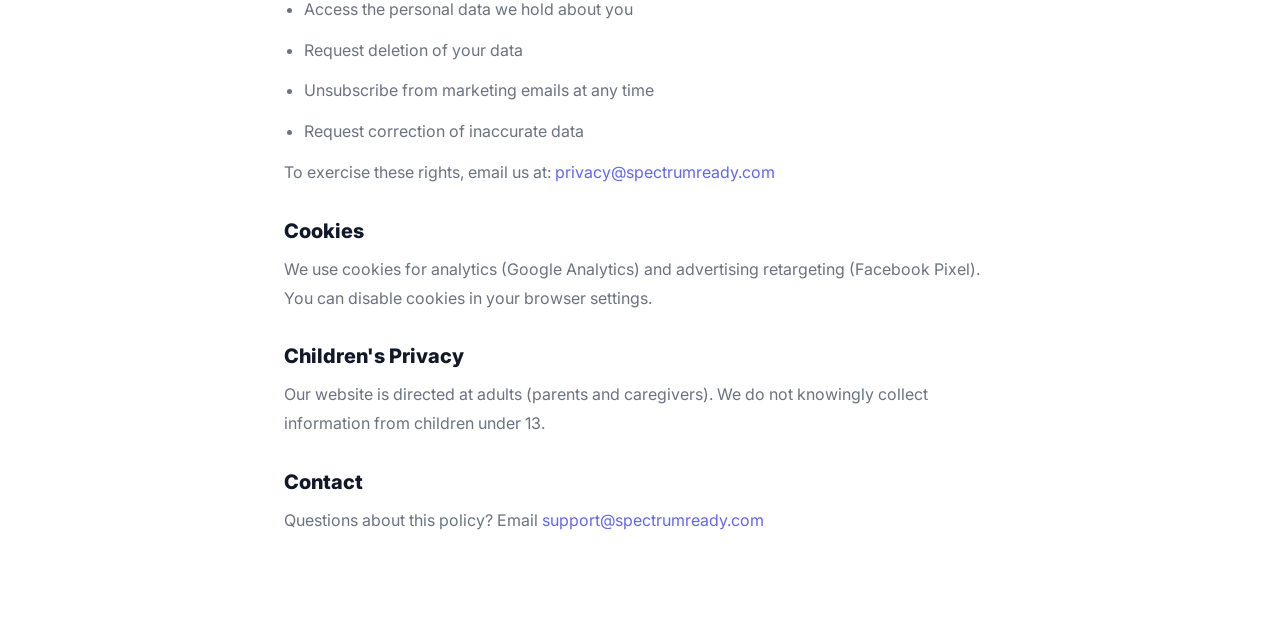
<file: autism-resources-business/website/privacy.html>
<!DOCTYPE html>
<html lang="en">
  <head>
    <meta charset="UTF-8" />
    <meta name="viewport" content="width=device-width, initial-scale=1.0" />
    <title>Privacy Policy — SpectrumReady</title>
    <link href="https://fonts.googleapis.com/css2?family=Inter:wght@400;500;600;700&display=swap" rel="stylesheet" />
    <link rel="stylesheet" href="css/styles.css" />
    <style>
      .legal-page { max-width: 760px; margin: 0 auto; padding: 80px 24px; }
      .legal-page h1 { margin-bottom: 8px; }
      .legal-page .date { color: var(--color-text-muted); font-size: 0.9rem; margin-bottom: 40px; }
      .legal-page h2 { font-size: 1.25rem; margin: 32px 0 12px; }
      .legal-page p, .legal-page li { color: var(--color-text-muted); line-height: 1.8; margin-bottom: 12px; }
      .legal-page ul { padding-left: 20px; list-style: disc; }
      .legal-page a { color: var(--color-primary); }
    </style>
  </head>
  <body>
    <nav class="navbar">
      <div class="container nav-inner">
        <a href="/" class="logo">
          <span class="logo-mark">SR</span>
          <span class="logo-text">SpectrumReady</span>
        </a>
      </div>
    </nav>

    <div class="legal-page">
      <h1>Privacy Policy</h1>
      <p class="date">Last updated: January 2025</p>

      <p>SpectrumReady ("we," "us," or "our") operates spectrumready.com. This Privacy Policy explains how we collect, use, disclose, and safeguard your information when you visit our website or make a purchase.</p>

      <h2>Information We Collect</h2>
      <p>We collect information you provide directly, including:</p>
      <ul>
        <li>Name and email address (when you sign up for our email list or free guide)</li>
        <li>Payment information (processed securely by Stripe — we do not store card numbers)</li>
        <li>Purchase history and download activity</li>
        <li>Communications you send us</li>
      </ul>

      <p>We also automatically collect:</p>
      <ul>
        <li>Browser type, device type, and operating system</li>
        <li>IP address and approximate location</li>
        <li>Pages visited and time spent on site (via Google Analytics)</li>
        <li>Referral source (how you found us)</li>
      </ul>

      <h2>How We Use Your Information</h2>
      <ul>
        <li>Fulfill purchases and deliver digital products</li>
        <li>Send order confirmations and receipts</li>
        <li>Send you the email communications you signed up for (you can unsubscribe anytime)</li>
        <li>Improve our website and products</li>
        <li>Respond to customer service inquiries</li>
        <li>Comply with legal obligations</li>
      </ul>

      <h2>Email Communications</h2>
      <p>By providing your email address, you agree to receive our newsletter and product emails. Every email includes an unsubscribe link. We do not sell your email address to third parties.</p>

      <h2>Third Parties We Work With</h2>
      <ul>
        <li><strong>Stripe:</strong> Payment processing (see stripe.com/privacy)</li>
        <li><strong>Stan Store / ConvertKit:</strong> Digital product delivery and email marketing</li>
        <li><strong>Google Analytics:</strong> Website analytics (anonymized)</li>
        <li><strong>Facebook:</strong> Advertising and analytics (if you've interacted with our Facebook Pixel)</li>
      </ul>

      <h2>Your Rights</h2>
      <p>You have the right to:</p>
      <ul>
        <li>Access the personal data we hold about you</li>
        <li>Request deletion of your data</li>
        <li>Unsubscribe from marketing emails at any time</li>
        <li>Request correction of inaccurate data</li>
      </ul>
      <p>To exercise these rights, email us at: <a href="mailto:privacy@spectrumready.com">privacy@spectrumready.com</a></p>

      <h2>Cookies</h2>
      <p>We use cookies for analytics (Google Analytics) and advertising retargeting (Facebook Pixel). You can disable cookies in your browser settings.</p>

      <h2>Children's Privacy</h2>
      <p>Our website is directed at adults (parents and caregivers). We do not knowingly collect information from children under 13.</p>

      <h2>Contact</h2>
      <p>Questions about this policy? Email <a href="mailto:support@spectrumready.com">support@spectrumready.com</a></p>
    </div>
  </body>
</html>
</file>
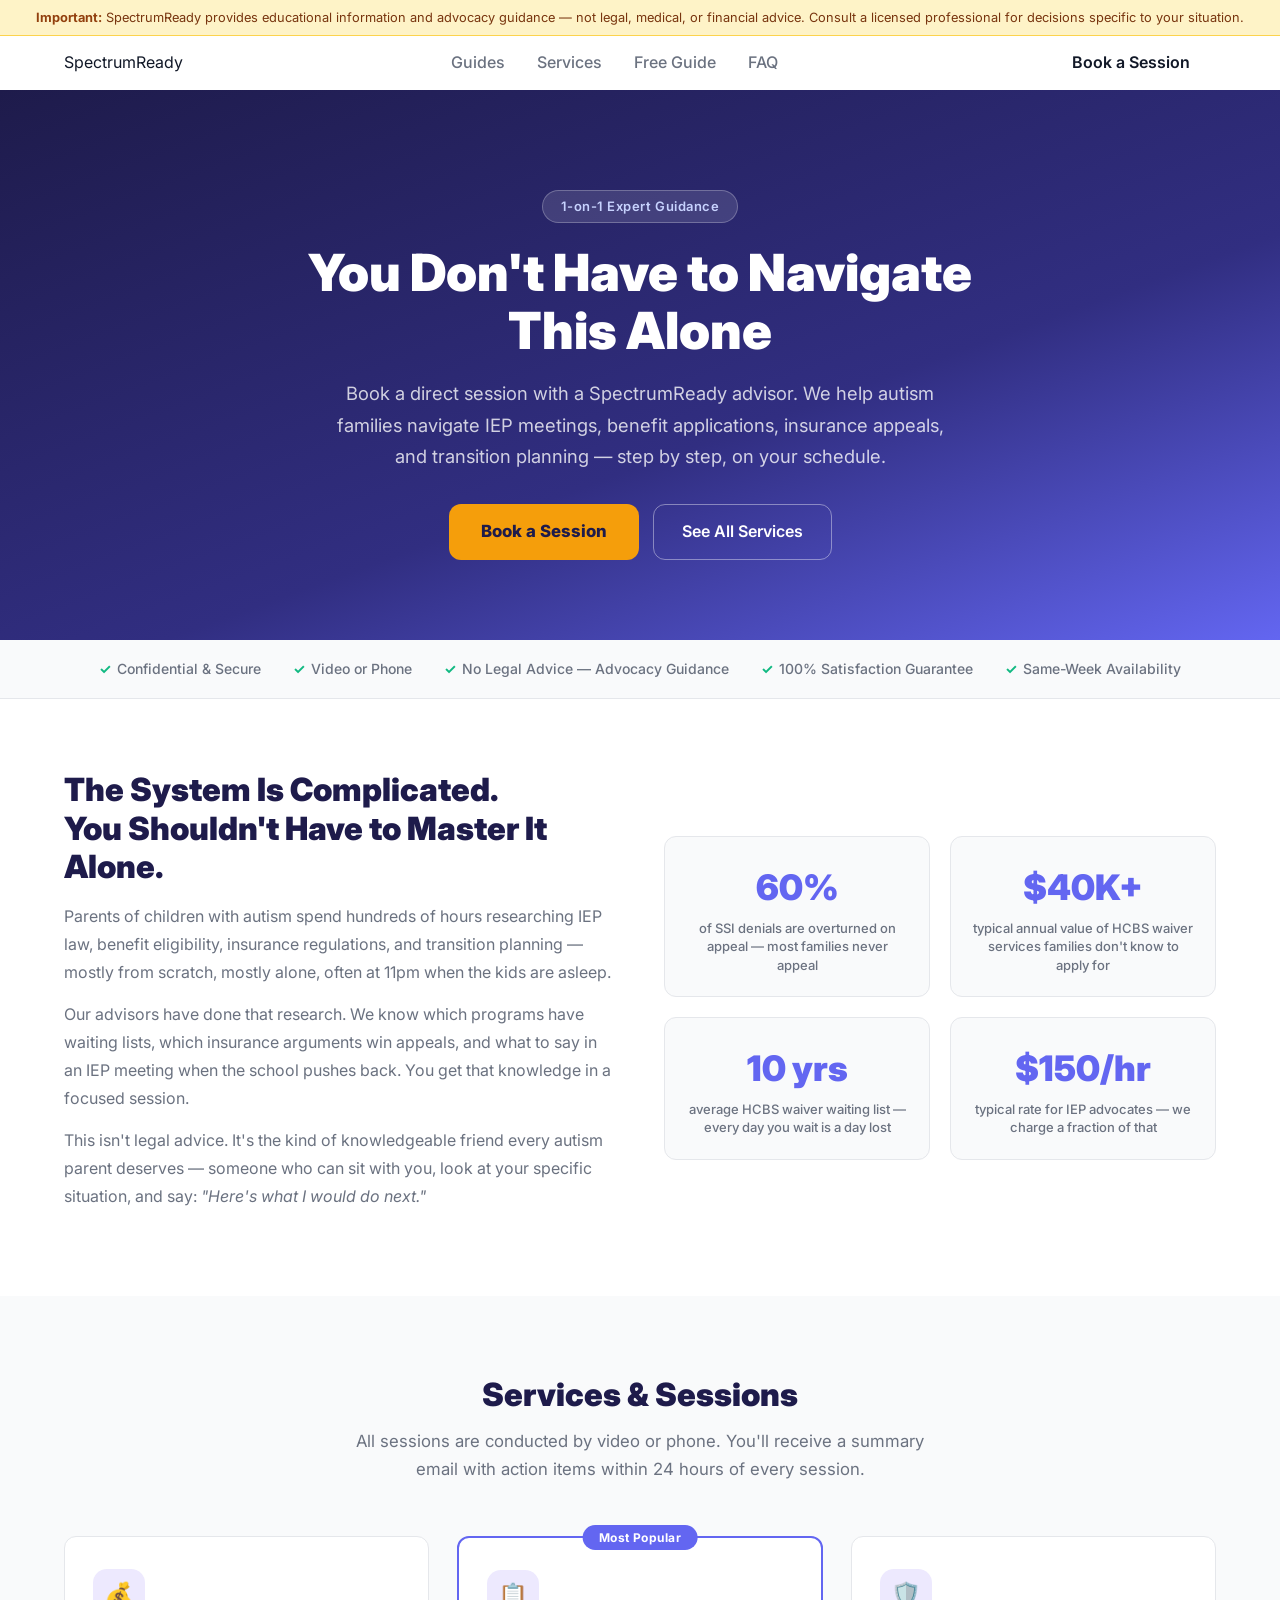
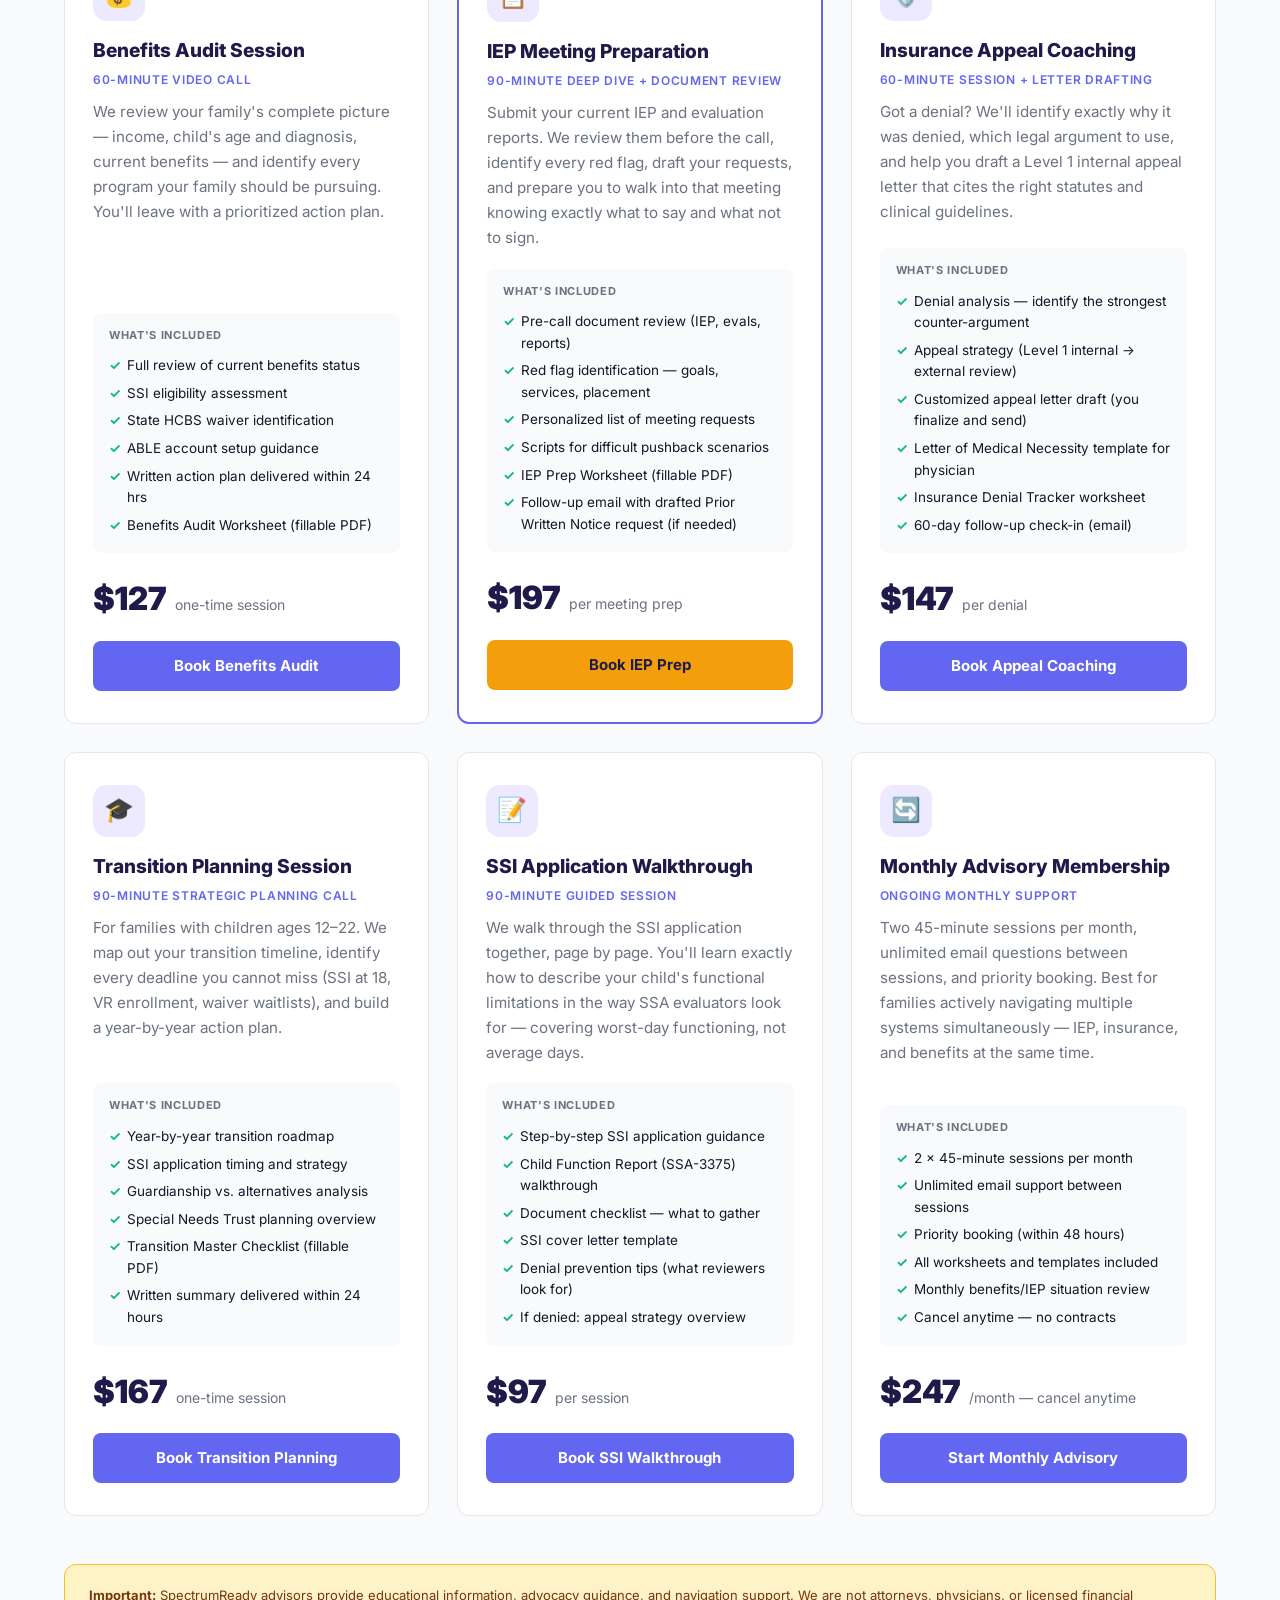
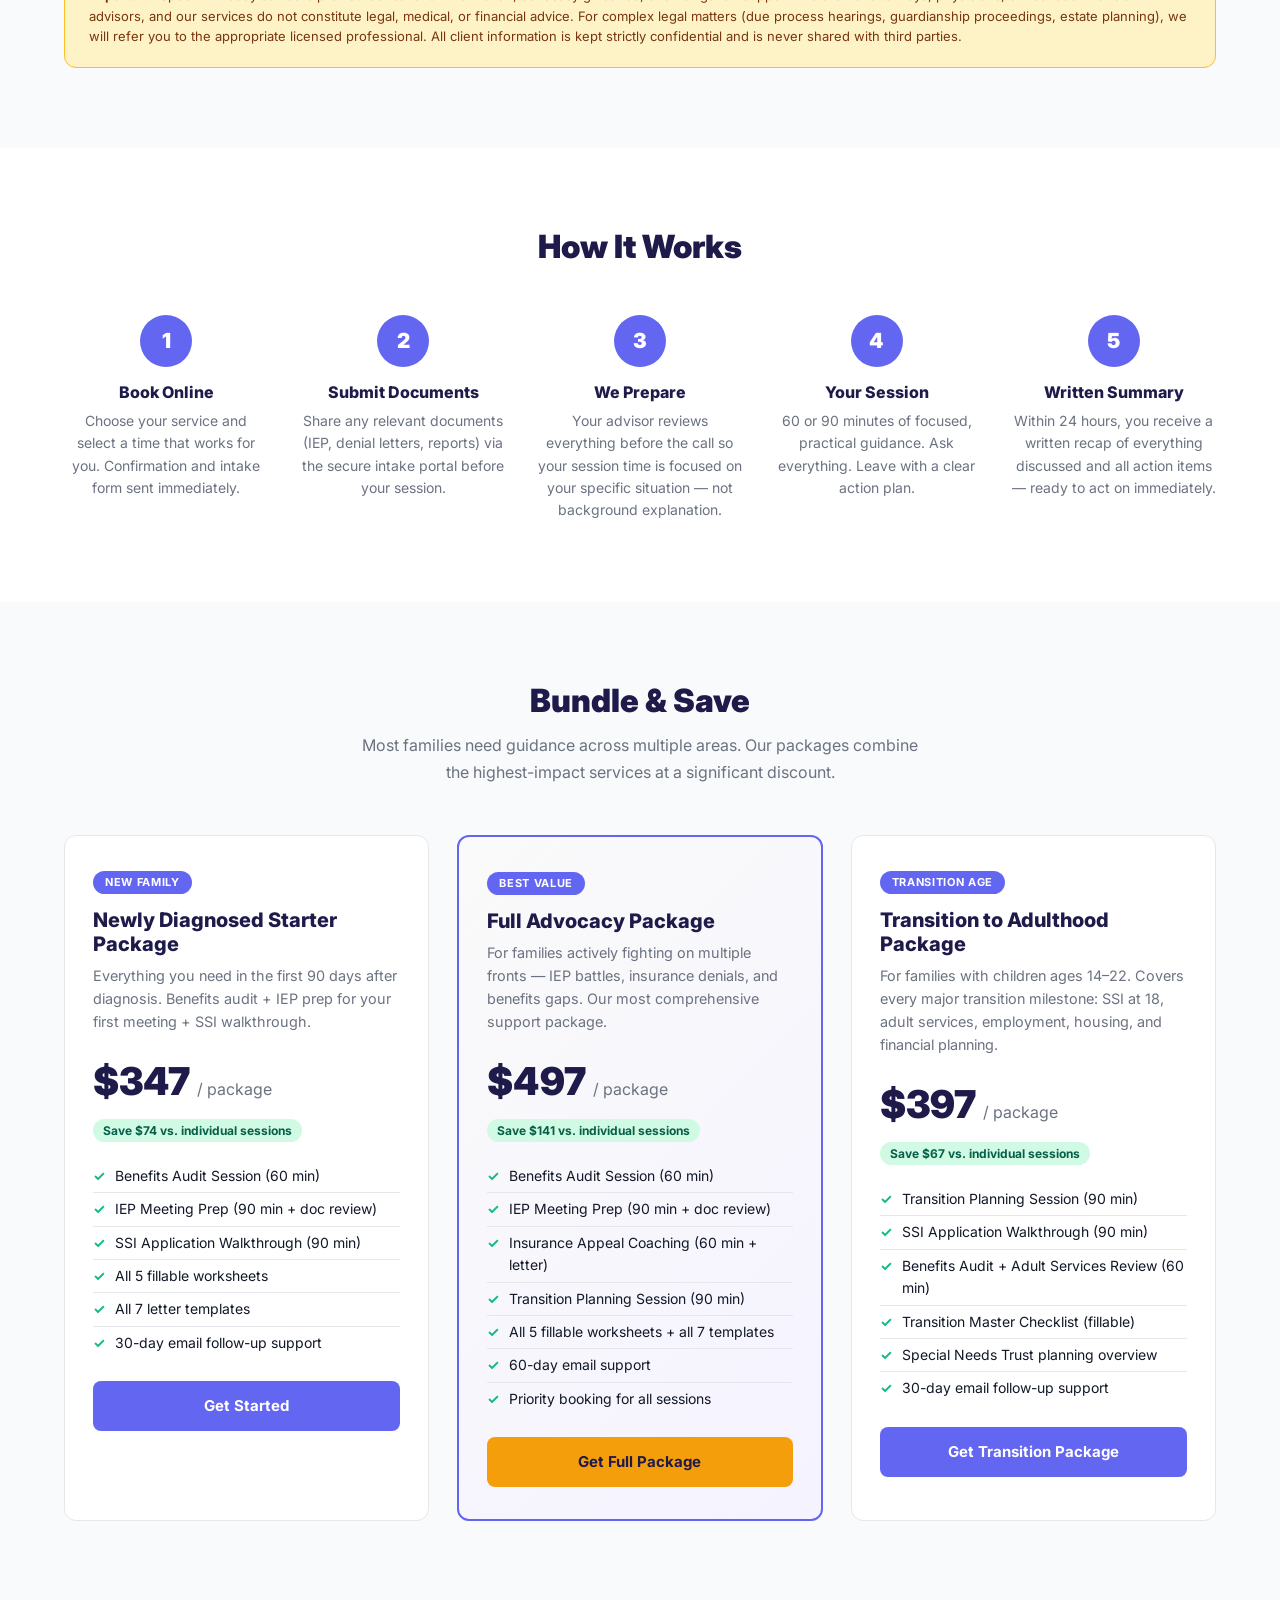
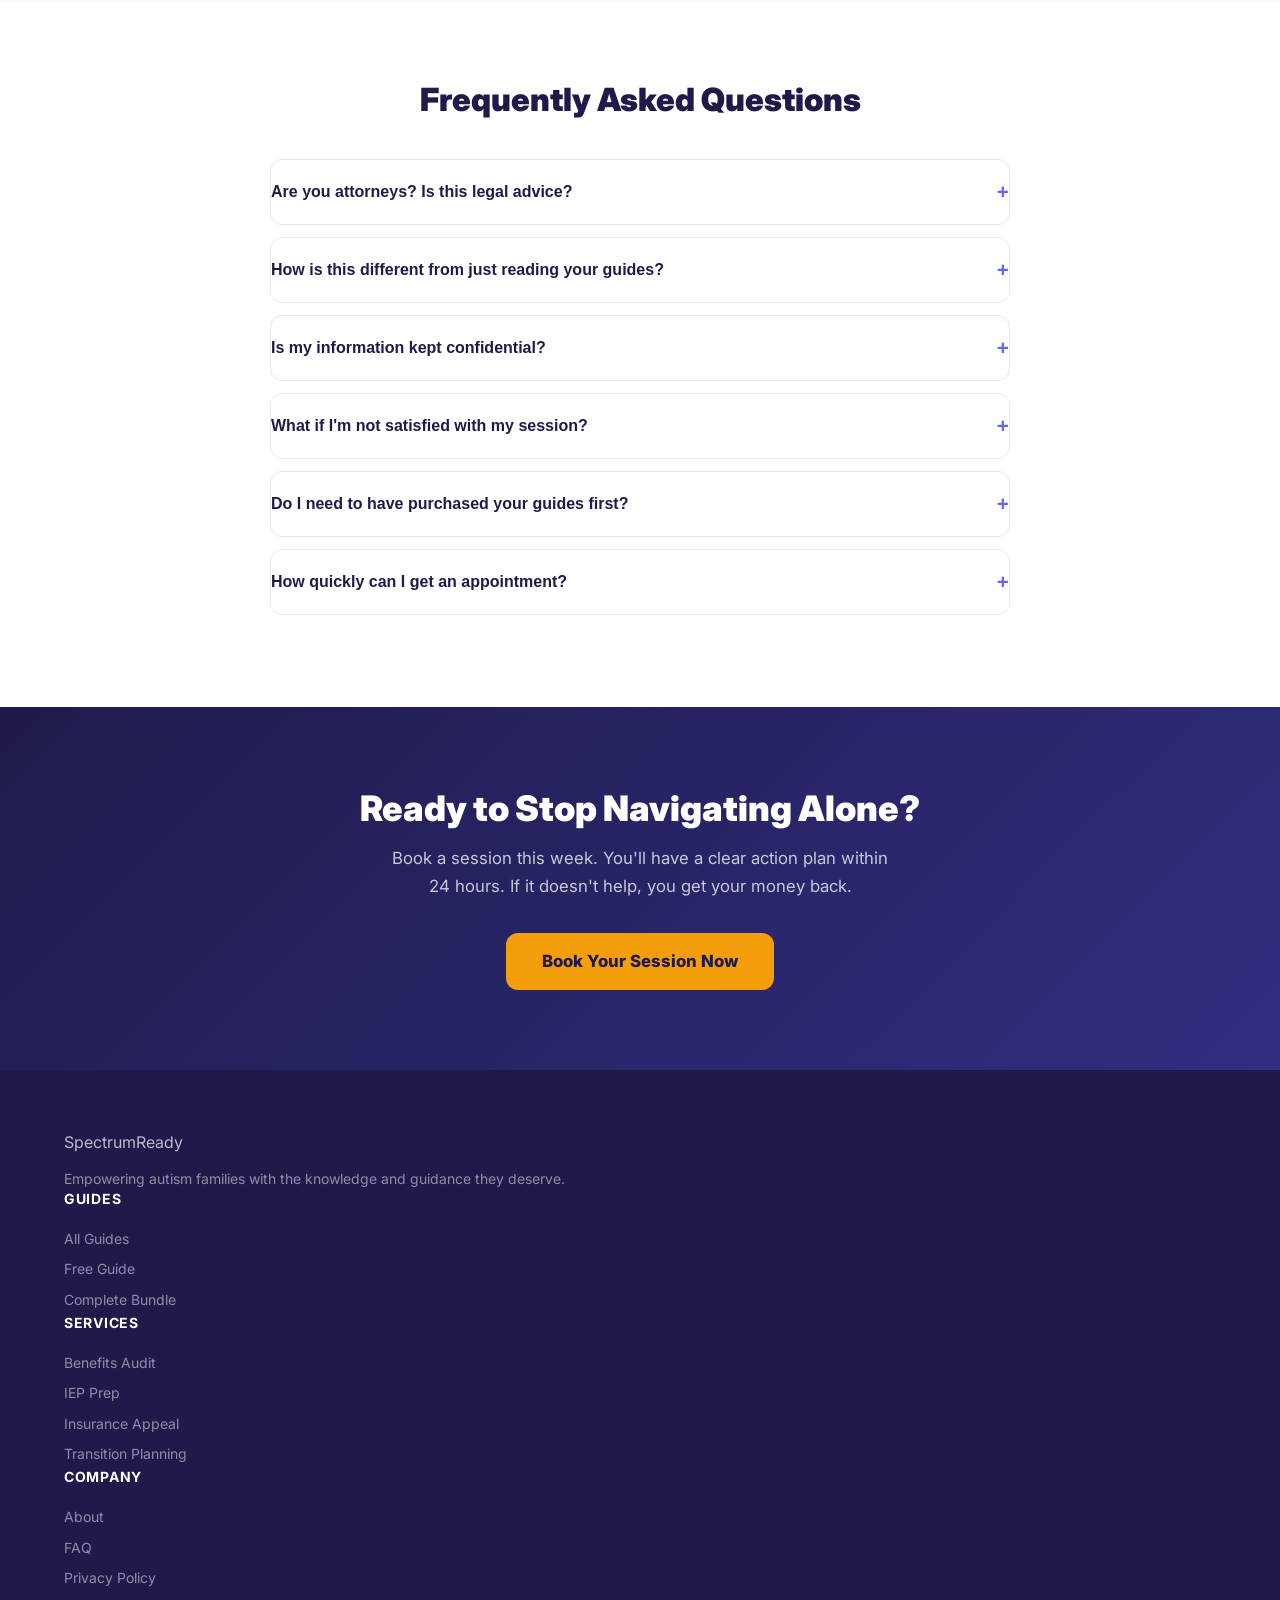
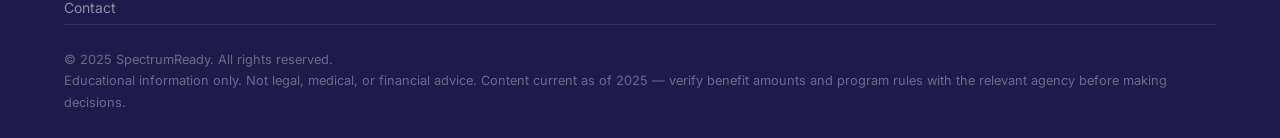
<file: autism-resources-business/website/services.html>
<!DOCTYPE html>
<html lang="en">
<head>
  <meta charset="UTF-8" />
  <meta name="viewport" content="width=device-width, initial-scale=1.0" />
  <title>1-on-1 Services — SpectrumReady</title>
  <meta name="description" content="Work directly with a SpectrumReady advisor. IEP advocacy, benefits audits, insurance appeal coaching, and transition planning consultations for autism families." />
  <link rel="preconnect" href="https://fonts.googleapis.com" />
  <link href="https://fonts.googleapis.com/css2?family=Inter:wght@400;500;600;700;800;900&display=swap" rel="stylesheet" />
  <link rel="stylesheet" href="css/styles.css" />
  <style>
    /* ── Services-page specific styles ────────────────────────────────────── */

    .services-hero {
      background: linear-gradient(160deg, var(--color-bg-dark) 0%, #312e81 60%, var(--color-primary) 100%);
      padding: 100px 0 80px;
      text-align: center;
      color: #fff;
    }
    .services-hero .hero-badge {
      display: inline-block;
      background: rgba(255,255,255,0.12);
      border: 1px solid rgba(255,255,255,0.25);
      color: #c7d2fe;
      padding: 5px 18px;
      border-radius: 20px;
      font-size: 13px;
      font-weight: 600;
      letter-spacing: 0.04em;
      margin-bottom: 20px;
    }
    .services-hero h1 {
      font-size: clamp(2rem, 5vw, 3.2rem);
      font-weight: 900;
      color: #fff;
      line-height: 1.15;
      margin-bottom: 18px;
    }
    .services-hero p {
      font-size: 1.15rem;
      color: rgba(255,255,255,0.78);
      max-width: 640px;
      margin: 0 auto 32px;
      line-height: 1.7;
    }
    .hero-cta-row { display: flex; gap: 14px; justify-content: center; flex-wrap: wrap; }
    .hero-cta-row .btn-primary {
      background: var(--color-accent);
      color: var(--color-bg-dark);
      font-weight: 800;
      font-size: 1.05rem;
      padding: 14px 32px;
      border-radius: var(--radius);
      border: none;
      cursor: pointer;
      text-decoration: none;
      display: inline-block;
      transition: transform 0.2s, box-shadow 0.2s;
    }
    .hero-cta-row .btn-primary:hover { transform: translateY(-2px); box-shadow: 0 8px 24px rgba(245,158,11,0.35); }
    .hero-cta-row .btn-ghost {
      background: transparent;
      color: #fff;
      border: 1.5px solid rgba(255,255,255,0.4);
      font-weight: 600;
      font-size: 1rem;
      padding: 14px 28px;
      border-radius: var(--radius);
      cursor: pointer;
      text-decoration: none;
      display: inline-block;
      transition: background 0.2s, border-color 0.2s;
    }
    .hero-cta-row .btn-ghost:hover { background: rgba(255,255,255,0.1); border-color: rgba(255,255,255,0.7); }

    /* Trust bar */
    .trust-bar {
      background: var(--color-bg-alt);
      border-bottom: 1px solid var(--color-border);
      padding: 18px 0;
    }
    .trust-bar .trust-items {
      display: flex;
      gap: 32px;
      justify-content: center;
      flex-wrap: wrap;
      font-size: 14px;
      color: var(--color-text-muted);
      font-weight: 500;
    }
    .trust-bar .trust-items span { display: flex; align-items: center; gap: 6px; }
    .trust-bar .trust-items span::before { content: "✓"; color: var(--color-success); font-weight: 700; }

    /* Why services section */
    .why-section { background: #fff; padding: 72px 0; }
    .why-grid {
      display: grid;
      grid-template-columns: 1fr 1fr;
      gap: 48px;
      align-items: center;
    }
    @media (max-width: 768px) { .why-grid { grid-template-columns: 1fr; } }
    .why-text h2 {
      font-size: 2rem;
      font-weight: 900;
      color: var(--color-bg-dark);
      margin-bottom: 16px;
      line-height: 1.2;
    }
    .why-text p { color: var(--color-text-muted); line-height: 1.75; margin-bottom: 14px; }
    .why-stats {
      display: grid;
      grid-template-columns: 1fr 1fr;
      gap: 20px;
    }
    .stat-card {
      background: var(--color-bg-alt);
      border: 1px solid var(--color-border);
      border-radius: var(--radius);
      padding: 22px;
      text-align: center;
    }
    .stat-card .stat-number { font-size: 2.2rem; font-weight: 900; color: var(--color-primary); }
    .stat-card .stat-label { font-size: 13px; color: var(--color-text-muted); margin-top: 4px; line-height: 1.4; }

    /* Services grid */
    .services-section { background: var(--color-bg-alt); }
    .services-section h2.section-title {
      text-align: center;
      font-size: 2rem;
      font-weight: 900;
      color: var(--color-bg-dark);
      margin-bottom: 12px;
    }
    .services-section .section-sub {
      text-align: center;
      color: var(--color-text-muted);
      max-width: 580px;
      margin: 0 auto 52px;
      font-size: 1.05rem;
    }
    .services-grid {
      display: grid;
      grid-template-columns: repeat(auto-fit, minmax(300px, 1fr));
      gap: 28px;
    }

    /* Service card */
    .service-card {
      background: #fff;
      border: 1px solid var(--color-border);
      border-radius: var(--radius);
      padding: 32px 28px;
      transition: box-shadow 0.2s, transform 0.2s;
      display: flex;
      flex-direction: column;
    }
    .service-card:hover { box-shadow: var(--shadow-lg); transform: translateY(-3px); }
    .service-card.featured {
      border: 2px solid var(--color-primary);
      position: relative;
    }
    .service-card.featured::before {
      content: "Most Popular";
      position: absolute;
      top: -13px;
      left: 50%;
      transform: translateX(-50%);
      background: var(--color-primary);
      color: #fff;
      font-size: 12px;
      font-weight: 700;
      padding: 3px 16px;
      border-radius: 20px;
      letter-spacing: 0.04em;
    }
    .service-icon {
      width: 52px;
      height: 52px;
      border-radius: 14px;
      background: #ede9fe;
      display: flex;
      align-items: center;
      justify-content: center;
      font-size: 24px;
      margin-bottom: 18px;
    }
    .service-card h3 {
      font-size: 1.2rem;
      font-weight: 800;
      color: var(--color-bg-dark);
      margin-bottom: 8px;
    }
    .service-card .service-format {
      font-size: 12px;
      font-weight: 600;
      color: var(--color-primary);
      text-transform: uppercase;
      letter-spacing: 0.06em;
      margin-bottom: 10px;
    }
    .service-card .service-desc {
      color: var(--color-text-muted);
      font-size: 0.95rem;
      line-height: 1.65;
      margin-bottom: 18px;
      flex: 1;
    }
    .service-includes {
      background: var(--color-bg-alt);
      border-radius: var(--radius-sm);
      padding: 14px 16px;
      margin-bottom: 20px;
    }
    .service-includes .includes-title {
      font-size: 11px;
      font-weight: 700;
      text-transform: uppercase;
      letter-spacing: 0.06em;
      color: var(--color-text-muted);
      margin-bottom: 8px;
    }
    .service-includes ul { list-style: none; padding: 0; margin: 0; }
    .service-includes ul li {
      font-size: 13.5px;
      color: var(--color-text);
      padding: 3px 0;
      padding-left: 18px;
      position: relative;
    }
    .service-includes ul li::before {
      content: "✓";
      position: absolute;
      left: 0;
      color: var(--color-success);
      font-weight: 700;
    }
    .service-price-row {
      display: flex;
      align-items: baseline;
      gap: 8px;
      margin-bottom: 16px;
    }
    .service-price { font-size: 2rem; font-weight: 900; color: var(--color-bg-dark); }
    .service-price-label { font-size: 14px; color: var(--color-text-muted); }
    .service-card .btn-book {
      display: block;
      text-align: center;
      background: var(--color-primary);
      color: #fff;
      font-weight: 700;
      font-size: 15px;
      padding: 13px 0;
      border-radius: var(--radius-sm);
      text-decoration: none;
      transition: background 0.2s, transform 0.2s;
      border: none;
      cursor: pointer;
    }
    .service-card .btn-book:hover { background: var(--color-primary-dark); transform: translateY(-1px); }
    .service-card.featured .btn-book {
      background: var(--color-accent);
      color: var(--color-bg-dark);
    }
    .service-card.featured .btn-book:hover { background: var(--color-accent-dark); }

    /* How it works */
    .how-section { background: #fff; }
    .how-section h2.section-title {
      text-align: center;
      font-size: 2rem;
      font-weight: 900;
      color: var(--color-bg-dark);
      margin-bottom: 48px;
    }
    .steps-grid {
      display: grid;
      grid-template-columns: repeat(auto-fit, minmax(200px, 1fr));
      gap: 32px;
    }
    .step-card { text-align: center; }
    .step-num {
      width: 52px;
      height: 52px;
      border-radius: 50%;
      background: var(--color-primary);
      color: #fff;
      font-size: 1.3rem;
      font-weight: 900;
      display: flex;
      align-items: center;
      justify-content: center;
      margin: 0 auto 16px;
    }
    .step-card h3 { font-size: 1rem; font-weight: 800; color: var(--color-bg-dark); margin-bottom: 8px; }
    .step-card p { font-size: 14px; color: var(--color-text-muted); line-height: 1.6; }

    /* Packages */
    .packages-section { background: var(--color-bg-alt); }
    .packages-section h2.section-title {
      text-align: center;
      font-size: 2rem;
      font-weight: 900;
      color: var(--color-bg-dark);
      margin-bottom: 12px;
    }
    .packages-section .section-sub {
      text-align: center;
      color: var(--color-text-muted);
      max-width: 560px;
      margin: 0 auto 48px;
    }
    .packages-grid {
      display: grid;
      grid-template-columns: repeat(auto-fit, minmax(280px, 1fr));
      gap: 28px;
    }
    .package-card {
      background: #fff;
      border: 1px solid var(--color-border);
      border-radius: var(--radius);
      padding: 32px 28px;
    }
    .package-card.featured-pkg {
      border: 2px solid var(--color-primary);
      background: linear-gradient(135deg, #fafafa 0%, #f5f3ff 100%);
    }
    .package-badge {
      display: inline-block;
      background: var(--color-primary);
      color: #fff;
      font-size: 11px;
      font-weight: 700;
      padding: 3px 12px;
      border-radius: 20px;
      margin-bottom: 14px;
      text-transform: uppercase;
      letter-spacing: 0.06em;
    }
    .package-card h3 { font-size: 1.25rem; font-weight: 800; color: var(--color-bg-dark); margin-bottom: 8px; }
    .package-card .pkg-desc { color: var(--color-text-muted); font-size: 0.9rem; margin-bottom: 18px; line-height: 1.6; }
    .pkg-price { font-size: 2.4rem; font-weight: 900; color: var(--color-bg-dark); margin-bottom: 4px; }
    .pkg-price span { font-size: 1rem; color: var(--color-text-muted); font-weight: 400; }
    .pkg-savings {
      display: inline-block;
      background: #d1fae5;
      color: #065f46;
      font-size: 12px;
      font-weight: 700;
      padding: 2px 10px;
      border-radius: 20px;
      margin-bottom: 18px;
    }
    .pkg-items { list-style: none; padding: 0; margin: 0 0 22px; }
    .pkg-items li {
      font-size: 14px;
      padding: 5px 0 5px 22px;
      position: relative;
      color: var(--color-text);
      border-bottom: 1px solid var(--color-border);
    }
    .pkg-items li::before { content: "✓"; position: absolute; left: 0; color: var(--color-success); font-weight: 700; }
    .pkg-items li:last-child { border-bottom: none; }
    .btn-pkg {
      display: block;
      text-align: center;
      background: var(--color-primary);
      color: #fff;
      font-weight: 700;
      font-size: 15px;
      padding: 13px 0;
      border-radius: var(--radius-sm);
      text-decoration: none;
      transition: background 0.2s;
    }
    .btn-pkg:hover { background: var(--color-primary-dark); }
    .package-card.featured-pkg .btn-pkg {
      background: var(--color-accent);
      color: var(--color-bg-dark);
    }
    .package-card.featured-pkg .btn-pkg:hover { background: var(--color-accent-dark); }

    /* Disclaimer + legal note */
    .legal-note {
      background: #fef3c7;
      border: 1px solid #fbbf24;
      border-radius: var(--radius);
      padding: 20px 24px;
      margin: 48px 0 0;
    }
    .legal-note p {
      font-size: 13px;
      color: #78350f;
      line-height: 1.6;
    }
    .legal-note strong { font-weight: 700; }

    /* FAQ */
    .faq-section { background: #fff; }
    .faq-section h2.section-title {
      text-align: center;
      font-size: 2rem;
      font-weight: 900;
      color: var(--color-bg-dark);
      margin-bottom: 40px;
    }
    .faq-list { max-width: 740px; margin: 0 auto; }
    .faq-item { border-bottom: 1px solid var(--color-border); }
    .faq-q {
      width: 100%;
      background: none;
      border: none;
      text-align: left;
      padding: 20px 0;
      font-size: 1rem;
      font-weight: 700;
      color: var(--color-bg-dark);
      cursor: pointer;
      display: flex;
      justify-content: space-between;
      align-items: center;
      gap: 16px;
    }
    .faq-q .faq-icon { font-size: 1.3rem; color: var(--color-primary); flex-shrink: 0; transition: transform 0.2s; }
    .faq-q.open .faq-icon { transform: rotate(45deg); }
    .faq-a { max-height: 0; overflow: hidden; transition: max-height 0.3s ease, padding 0.2s; }
    .faq-a.open { max-height: 400px; padding-bottom: 18px; }
    .faq-a p { color: var(--color-text-muted); line-height: 1.75; font-size: 0.97rem; }

    /* CTA section */
    .cta-section {
      background: linear-gradient(135deg, var(--color-bg-dark) 0%, #312e81 100%);
      text-align: center;
      padding: 80px 0;
    }
    .cta-section h2 { font-size: 2.2rem; font-weight: 900; color: #fff; margin-bottom: 14px; }
    .cta-section p { color: rgba(255,255,255,0.75); max-width: 520px; margin: 0 auto 32px; font-size: 1.05rem; line-height: 1.7; }
    .cta-section .btn-cta {
      display: inline-block;
      background: var(--color-accent);
      color: var(--color-bg-dark);
      font-weight: 800;
      font-size: 1.05rem;
      padding: 15px 36px;
      border-radius: var(--radius);
      text-decoration: none;
      transition: transform 0.2s, box-shadow 0.2s;
    }
    .cta-section .btn-cta:hover { transform: translateY(-2px); box-shadow: 0 8px 24px rgba(245,158,11,0.4); }
  </style>
</head>
<body>

<!-- Disclaimer Banner -->
<div class="disclaimer-banner">
  <strong>Important:</strong> SpectrumReady provides educational information and advocacy guidance — not legal, medical, or financial advice. Consult a licensed professional for decisions specific to your situation.
</div>

<!-- Navigation -->
<nav class="nav" id="mainNav" role="navigation" aria-label="Main navigation">
  <div class="container">
    <div class="nav-inner">
      <a href="index.html" class="nav-brand" aria-label="SpectrumReady home">SpectrumReady</a>
      <ul class="nav-links" id="navLinks">
        <li><a href="index.html#products">Guides</a></li>
        <li><a href="services.html" class="active">Services</a></li>
        <li><a href="index.html#free-guide">Free Guide</a></li>
        <li><a href="index.html#faq">FAQ</a></li>
      </ul>
      <div class="nav-cta">
        <a href="#book" class="btn btn-primary-sm">Book a Session</a>
      </div>
      <button class="nav-toggle" id="navToggle" aria-label="Toggle menu" aria-expanded="false">&#9776;</button>
    </div>
  </div>
</nav>

<!-- Hero -->
<section class="services-hero">
  <div class="container">
    <div class="hero-badge">1-on-1 Expert Guidance</div>
    <h1>You Don't Have to Navigate<br>This Alone</h1>
    <p>Book a direct session with a SpectrumReady advisor. We help autism families navigate IEP meetings, benefit applications, insurance appeals, and transition planning — step by step, on your schedule.</p>
    <div class="hero-cta-row">
      <a href="#book" class="btn-primary">Book a Session</a>
      <a href="#services" class="btn-ghost">See All Services</a>
    </div>
  </div>
</section>

<!-- Trust Bar -->
<div class="trust-bar">
  <div class="container">
    <div class="trust-items">
      <span>Confidential &amp; Secure</span>
      <span>Video or Phone</span>
      <span>No Legal Advice — Advocacy Guidance</span>
      <span>100% Satisfaction Guarantee</span>
      <span>Same-Week Availability</span>
    </div>
  </div>
</div>

<!-- Why Section -->
<section class="why-section">
  <div class="container">
    <div class="why-grid">
      <div class="why-text">
        <h2>The System Is Complicated.<br>You Shouldn't Have to Master It Alone.</h2>
        <p>Parents of children with autism spend hundreds of hours researching IEP law, benefit eligibility, insurance regulations, and transition planning — mostly from scratch, mostly alone, often at 11pm when the kids are asleep.</p>
        <p>Our advisors have done that research. We know which programs have waiting lists, which insurance arguments win appeals, and what to say in an IEP meeting when the school pushes back. You get that knowledge in a focused session.</p>
        <p>This isn't legal advice. It's the kind of knowledgeable friend every autism parent deserves — someone who can sit with you, look at your specific situation, and say: <em>"Here's what I would do next."</em></p>
      </div>
      <div class="why-stats">
        <div class="stat-card">
          <div class="stat-number">60%</div>
          <div class="stat-label">of SSI denials are overturned on appeal — most families never appeal</div>
        </div>
        <div class="stat-card">
          <div class="stat-number">$40K+</div>
          <div class="stat-label">typical annual value of HCBS waiver services families don't know to apply for</div>
        </div>
        <div class="stat-card">
          <div class="stat-number">10 yrs</div>
          <div class="stat-label">average HCBS waiver waiting list — every day you wait is a day lost</div>
        </div>
        <div class="stat-card">
          <div class="stat-number">$150/hr</div>
          <div class="stat-label">typical rate for IEP advocates — we charge a fraction of that</div>
        </div>
      </div>
    </div>
  </div>
</section>

<!-- Services Grid -->
<section class="services-section" id="services">
  <div class="container">
    <h2 class="section-title">Services &amp; Sessions</h2>
    <p class="section-sub">All sessions are conducted by video or phone. You'll receive a summary email with action items within 24 hours of every session.</p>

    <div class="services-grid">

      <!-- Benefits Audit -->
      <div class="service-card">
        <div class="service-icon">💰</div>
        <h3>Benefits Audit Session</h3>
        <div class="service-format">60-Minute Video Call</div>
        <p class="service-desc">We review your family's complete picture — income, child's age and diagnosis, current benefits — and identify every program your family should be pursuing. You'll leave with a prioritized action plan.</p>
        <div class="service-includes">
          <div class="includes-title">What's Included</div>
          <ul>
            <li>Full review of current benefits status</li>
            <li>SSI eligibility assessment</li>
            <li>State HCBS waiver identification</li>
            <li>ABLE account setup guidance</li>
            <li>Written action plan delivered within 24 hrs</li>
            <li>Benefits Audit Worksheet (fillable PDF)</li>
          </ul>
        </div>
        <div class="service-price-row">
          <span class="service-price">$127</span>
          <span class="service-price-label">one-time session</span>
        </div>
        <a href="#book" class="btn-book">Book Benefits Audit</a>
      </div>

      <!-- IEP Prep -->
      <div class="service-card featured">
        <div class="service-icon">📋</div>
        <h3>IEP Meeting Preparation</h3>
        <div class="service-format">90-Minute Deep Dive + Document Review</div>
        <p class="service-desc">Submit your current IEP and evaluation reports. We review them before the call, identify every red flag, draft your requests, and prepare you to walk into that meeting knowing exactly what to say and what not to sign.</p>
        <div class="service-includes">
          <div class="includes-title">What's Included</div>
          <ul>
            <li>Pre-call document review (IEP, evals, reports)</li>
            <li>Red flag identification — goals, services, placement</li>
            <li>Personalized list of meeting requests</li>
            <li>Scripts for difficult pushback scenarios</li>
            <li>IEP Prep Worksheet (fillable PDF)</li>
            <li>Follow-up email with drafted Prior Written Notice request (if needed)</li>
          </ul>
        </div>
        <div class="service-price-row">
          <span class="service-price">$197</span>
          <span class="service-price-label">per meeting prep</span>
        </div>
        <a href="#book" class="btn-book">Book IEP Prep</a>
      </div>

      <!-- Insurance Appeal Coaching -->
      <div class="service-card">
        <div class="service-icon">🛡️</div>
        <h3>Insurance Appeal Coaching</h3>
        <div class="service-format">60-Minute Session + Letter Drafting</div>
        <p class="service-desc">Got a denial? We'll identify exactly why it was denied, which legal argument to use, and help you draft a Level 1 internal appeal letter that cites the right statutes and clinical guidelines.</p>
        <div class="service-includes">
          <div class="includes-title">What's Included</div>
          <ul>
            <li>Denial analysis — identify the strongest counter-argument</li>
            <li>Appeal strategy (Level 1 internal → external review)</li>
            <li>Customized appeal letter draft (you finalize and send)</li>
            <li>Letter of Medical Necessity template for physician</li>
            <li>Insurance Denial Tracker worksheet</li>
            <li>60-day follow-up check-in (email)</li>
          </ul>
        </div>
        <div class="service-price-row">
          <span class="service-price">$147</span>
          <span class="service-price-label">per denial</span>
        </div>
        <a href="#book" class="btn-book">Book Appeal Coaching</a>
      </div>

      <!-- Transition Planning -->
      <div class="service-card">
        <div class="service-icon">🎓</div>
        <h3>Transition Planning Session</h3>
        <div class="service-format">90-Minute Strategic Planning Call</div>
        <p class="service-desc">For families with children ages 12–22. We map out your transition timeline, identify every deadline you cannot miss (SSI at 18, VR enrollment, waiver waitlists), and build a year-by-year action plan.</p>
        <div class="service-includes">
          <div class="includes-title">What's Included</div>
          <ul>
            <li>Year-by-year transition roadmap</li>
            <li>SSI application timing and strategy</li>
            <li>Guardianship vs. alternatives analysis</li>
            <li>Special Needs Trust planning overview</li>
            <li>Transition Master Checklist (fillable PDF)</li>
            <li>Written summary delivered within 24 hours</li>
          </ul>
        </div>
        <div class="service-price-row">
          <span class="service-price">$167</span>
          <span class="service-price-label">one-time session</span>
        </div>
        <a href="#book" class="btn-book">Book Transition Planning</a>
      </div>

      <!-- SSI Application Walkthrough -->
      <div class="service-card">
        <div class="service-icon">📝</div>
        <h3>SSI Application Walkthrough</h3>
        <div class="service-format">90-Minute Guided Session</div>
        <p class="service-desc">We walk through the SSI application together, page by page. You'll learn exactly how to describe your child's functional limitations in the way SSA evaluators look for — covering worst-day functioning, not average days.</p>
        <div class="service-includes">
          <div class="includes-title">What's Included</div>
          <ul>
            <li>Step-by-step SSI application guidance</li>
            <li>Child Function Report (SSA-3375) walkthrough</li>
            <li>Document checklist — what to gather</li>
            <li>SSI cover letter template</li>
            <li>Denial prevention tips (what reviewers look for)</li>
            <li>If denied: appeal strategy overview</li>
          </ul>
        </div>
        <div class="service-price-row">
          <span class="service-price">$97</span>
          <span class="service-price-label">per session</span>
        </div>
        <a href="#book" class="btn-book">Book SSI Walkthrough</a>
      </div>

      <!-- Monthly Advisory -->
      <div class="service-card">
        <div class="service-icon">🔄</div>
        <h3>Monthly Advisory Membership</h3>
        <div class="service-format">Ongoing Monthly Support</div>
        <p class="service-desc">Two 45-minute sessions per month, unlimited email questions between sessions, and priority booking. Best for families actively navigating multiple systems simultaneously — IEP, insurance, and benefits at the same time.</p>
        <div class="service-includes">
          <div class="includes-title">What's Included</div>
          <ul>
            <li>2 × 45-minute sessions per month</li>
            <li>Unlimited email support between sessions</li>
            <li>Priority booking (within 48 hours)</li>
            <li>All worksheets and templates included</li>
            <li>Monthly benefits/IEP situation review</li>
            <li>Cancel anytime — no contracts</li>
          </ul>
        </div>
        <div class="service-price-row">
          <span class="service-price">$247</span>
          <span class="service-price-label">/month — cancel anytime</span>
        </div>
        <a href="#book" class="btn-book">Start Monthly Advisory</a>
      </div>

    </div><!-- /services-grid -->

    <!-- Legal note -->
    <div class="legal-note">
      <p><strong>Important:</strong> SpectrumReady advisors provide educational information, advocacy guidance, and navigation support. We are not attorneys, physicians, or licensed financial advisors, and our services do not constitute legal, medical, or financial advice. For complex legal matters (due process hearings, guardianship proceedings, estate planning), we will refer you to the appropriate licensed professional. All client information is kept strictly confidential and is never shared with third parties.</p>
    </div>

  </div>
</section>

<!-- How It Works -->
<section class="how-section">
  <div class="container">
    <h2 class="section-title">How It Works</h2>
    <div class="steps-grid">
      <div class="step-card">
        <div class="step-num">1</div>
        <h3>Book Online</h3>
        <p>Choose your service and select a time that works for you. Confirmation and intake form sent immediately.</p>
      </div>
      <div class="step-card">
        <div class="step-num">2</div>
        <h3>Submit Documents</h3>
        <p>Share any relevant documents (IEP, denial letters, reports) via the secure intake portal before your session.</p>
      </div>
      <div class="step-card">
        <div class="step-num">3</div>
        <h3>We Prepare</h3>
        <p>Your advisor reviews everything before the call so your session time is focused on your specific situation — not background explanation.</p>
      </div>
      <div class="step-card">
        <div class="step-num">4</div>
        <h3>Your Session</h3>
        <p>60 or 90 minutes of focused, practical guidance. Ask everything. Leave with a clear action plan.</p>
      </div>
      <div class="step-card">
        <div class="step-num">5</div>
        <h3>Written Summary</h3>
        <p>Within 24 hours, you receive a written recap of everything discussed and all action items — ready to act on immediately.</p>
      </div>
    </div>
  </div>
</section>

<!-- Packages -->
<section class="packages-section" id="book">
  <div class="container">
    <h2 class="section-title">Bundle &amp; Save</h2>
    <p class="section-sub">Most families need guidance across multiple areas. Our packages combine the highest-impact services at a significant discount.</p>

    <div class="packages-grid">

      <div class="package-card">
        <div class="package-badge">New Family</div>
        <h3>Newly Diagnosed Starter Package</h3>
        <p class="pkg-desc">Everything you need in the first 90 days after diagnosis. Benefits audit + IEP prep for your first meeting + SSI walkthrough.</p>
        <div class="pkg-price">$347 <span>/ package</span></div>
        <div class="pkg-savings">Save $74 vs. individual sessions</div>
        <ul class="pkg-items">
          <li>Benefits Audit Session (60 min)</li>
          <li>IEP Meeting Prep (90 min + doc review)</li>
          <li>SSI Application Walkthrough (90 min)</li>
          <li>All 5 fillable worksheets</li>
          <li>All 7 letter templates</li>
          <li>30-day email follow-up support</li>
        </ul>
        <a href="mailto:support@spectrumready.com?subject=Newly Diagnosed Starter Package" class="btn-pkg">Get Started</a>
      </div>

      <div class="package-card featured-pkg">
        <div class="package-badge">Best Value</div>
        <h3>Full Advocacy Package</h3>
        <p class="pkg-desc">For families actively fighting on multiple fronts — IEP battles, insurance denials, and benefits gaps. Our most comprehensive support package.</p>
        <div class="pkg-price">$497 <span>/ package</span></div>
        <div class="pkg-savings">Save $141 vs. individual sessions</div>
        <ul class="pkg-items">
          <li>Benefits Audit Session (60 min)</li>
          <li>IEP Meeting Prep (90 min + doc review)</li>
          <li>Insurance Appeal Coaching (60 min + letter)</li>
          <li>Transition Planning Session (90 min)</li>
          <li>All 5 fillable worksheets + all 7 templates</li>
          <li>60-day email support</li>
          <li>Priority booking for all sessions</li>
        </ul>
        <a href="mailto:support@spectrumready.com?subject=Full Advocacy Package" class="btn-pkg">Get Full Package</a>
      </div>

      <div class="package-card">
        <div class="package-badge">Transition Age</div>
        <h3>Transition to Adulthood Package</h3>
        <p class="pkg-desc">For families with children ages 14–22. Covers every major transition milestone: SSI at 18, adult services, employment, housing, and financial planning.</p>
        <div class="pkg-price">$397 <span>/ package</span></div>
        <div class="pkg-savings">Save $67 vs. individual sessions</div>
        <ul class="pkg-items">
          <li>Transition Planning Session (90 min)</li>
          <li>SSI Application Walkthrough (90 min)</li>
          <li>Benefits Audit + Adult Services Review (60 min)</li>
          <li>Transition Master Checklist (fillable)</li>
          <li>Special Needs Trust planning overview</li>
          <li>30-day email follow-up support</li>
        </ul>
        <a href="mailto:support@spectrumready.com?subject=Transition to Adulthood Package" class="btn-pkg">Get Transition Package</a>
      </div>

    </div>
  </div>
</section>

<!-- FAQ -->
<section class="faq-section">
  <div class="container">
    <h2 class="section-title">Frequently Asked Questions</h2>
    <div class="faq-list">

      <div class="faq-item">
        <button class="faq-q" onclick="toggleFaq(this)">
          Are you attorneys? Is this legal advice?
          <span class="faq-icon">+</span>
        </button>
        <div class="faq-a">
          <p>No. SpectrumReady advisors are educational advocates and benefits navigators — not attorneys. We provide information, guidance, and advocacy support. We help you understand how the system works, prepare you to advocate effectively, and draft documents for your review. For matters that require an attorney (due process hearings, estate planning, guardianship), we'll refer you to the right resource. Think of us as the knowledgeable friend who's done this research — not a lawyer.</p>
        </div>
      </div>

      <div class="faq-item">
        <button class="faq-q" onclick="toggleFaq(this)">
          How is this different from just reading your guides?
          <span class="faq-icon">+</span>
        </button>
        <div class="faq-a">
          <p>The guides teach you how the systems work. A service session applies that knowledge to your specific child, your specific IEP, your specific denial. There's a big difference between knowing that you can appeal an insurance denial and having someone review your actual denial letter and tell you exactly which argument to make and which statute to cite. Services are for families who need to act, not just understand.</p>
        </div>
      </div>

      <div class="faq-item">
        <button class="faq-q" onclick="toggleFaq(this)">
          Is my information kept confidential?
          <span class="faq-icon">+</span>
        </button>
        <div class="faq-a">
          <p>Absolutely. All client information, documents, and session content is strictly confidential and never shared with any third party. Documents are shared via a secure portal and deleted after your engagement is complete. We sign a confidentiality agreement with every client as part of the intake process.</p>
        </div>
      </div>

      <div class="faq-item">
        <button class="faq-q" onclick="toggleFaq(this)">
          What if I'm not satisfied with my session?
          <span class="faq-icon">+</span>
        </button>
        <div class="faq-a">
          <p>We offer a 100% satisfaction guarantee. If you're not satisfied with your session, contact us within 7 days and we'll either schedule a follow-up session at no charge or provide a full refund — your choice. We're not in the business of taking money from exhausted autism parents who didn't get value.</p>
        </div>
      </div>

      <div class="faq-item">
        <button class="faq-q" onclick="toggleFaq(this)">
          Do I need to have purchased your guides first?
          <span class="faq-icon">+</span>
        </button>
        <div class="faq-a">
          <p>No — services are available to anyone. The guides are excellent preparation if you have time to read them beforehand, but they're not required. Your advisor will make sure you have the context you need during the session.</p>
        </div>
      </div>

      <div class="faq-item">
        <button class="faq-q" onclick="toggleFaq(this)">
          How quickly can I get an appointment?
          <span class="faq-icon">+</span>
        </button>
        <div class="faq-a">
          <p>We aim for same-week availability for all services. Most clients are scheduled within 2–4 days of booking. If you have an urgent situation (IEP meeting tomorrow, appeal deadline in 5 days), email us at support@spectrumready.com and we will do our best to accommodate.</p>
        </div>
      </div>

    </div>
  </div>
</section>

<!-- Final CTA -->
<section class="cta-section">
  <div class="container">
    <h2>Ready to Stop Navigating Alone?</h2>
    <p>Book a session this week. You'll have a clear action plan within 24 hours. If it doesn't help, you get your money back.</p>
    <a href="mailto:support@spectrumready.com?subject=Book a Session" class="btn-cta">Book Your Session Now</a>
  </div>
</section>

<!-- Footer -->
<footer class="footer">
  <div class="container">
    <div class="footer-top">
      <div class="footer-brand">
        <div class="footer-logo">SpectrumReady</div>
        <p>Empowering autism families with the knowledge and guidance they deserve.</p>
      </div>
      <div class="footer-links">
        <div class="footer-col">
          <h4>Guides</h4>
          <ul>
            <li><a href="index.html#products">All Guides</a></li>
            <li><a href="index.html#free-guide">Free Guide</a></li>
            <li><a href="index.html#bundle">Complete Bundle</a></li>
          </ul>
        </div>
        <div class="footer-col">
          <h4>Services</h4>
          <ul>
            <li><a href="#services">Benefits Audit</a></li>
            <li><a href="#services">IEP Prep</a></li>
            <li><a href="#services">Insurance Appeal</a></li>
            <li><a href="#services">Transition Planning</a></li>
          </ul>
        </div>
        <div class="footer-col">
          <h4>Company</h4>
          <ul>
            <li><a href="index.html#about">About</a></li>
            <li><a href="index.html#faq">FAQ</a></li>
            <li><a href="privacy.html">Privacy Policy</a></li>
            <li><a href="mailto:support@spectrumready.com">Contact</a></li>
          </ul>
        </div>
      </div>
    </div>
    <div class="footer-bottom">
      <p>© 2025 SpectrumReady. All rights reserved.</p>
      <p class="footer-disclaimer">Educational information only. Not legal, medical, or financial advice. Content current as of 2025 — verify benefit amounts and program rules with the relevant agency before making decisions.</p>
    </div>
  </div>
</footer>

<script>
  // Nav scroll shadow
  window.addEventListener('scroll', () => {
    document.getElementById('mainNav').classList.toggle('scrolled', window.scrollY > 20);
  });

  // Mobile nav toggle
  document.getElementById('navToggle').addEventListener('click', function () {
    const links = document.getElementById('navLinks');
    const expanded = this.getAttribute('aria-expanded') === 'true';
    this.setAttribute('aria-expanded', String(!expanded));
    links.classList.toggle('open');
  });

  // FAQ accordion
  function toggleFaq(btn) {
    const answer = btn.nextElementSibling;
    const isOpen = answer.classList.contains('open');
    // Close all
    document.querySelectorAll('.faq-a.open').forEach(a => a.classList.remove('open'));
    document.querySelectorAll('.faq-q.open').forEach(b => b.classList.remove('open'));
    if (!isOpen) {
      answer.classList.add('open');
      btn.classList.add('open');
    }
  }
</script>

</body>
</html>
</file>
<file: autism-resources-business/website/css/styles.css>
/* ============================================
   SPECTRUMREADY — MAIN STYLESHEET
   ============================================ */

/* ---------- CSS VARIABLES ---------- */
:root {
  --color-primary: #6366f1;
  --color-primary-dark: #4f46e5;
  --color-primary-light: #a5b4fc;
  --color-accent: #f59e0b;
  --color-accent-dark: #d97706;
  --color-success: #10b981;
  --color-text: #111827;
  --color-text-muted: #6b7280;
  --color-bg: #ffffff;
  --color-bg-alt: #f9fafb;
  --color-bg-dark: #1e1b4b;
  --color-border: #e5e7eb;
  --font: 'Inter', -apple-system, BlinkMacSystemFont, 'Segoe UI', sans-serif;
  --radius: 12px;
  --radius-sm: 8px;
  --radius-lg: 20px;
  --shadow: 0 4px 6px -1px rgba(0, 0, 0, 0.1), 0 2px 4px -1px rgba(0, 0, 0, 0.06);
  --shadow-lg: 0 20px 25px -5px rgba(0, 0, 0, 0.1), 0 10px 10px -5px rgba(0, 0, 0, 0.04);
  --shadow-xl: 0 25px 50px -12px rgba(0, 0, 0, 0.25);
  --max-width: 1200px;
  --transition: 0.2s ease;
}

/* ---------- RESET & BASE ---------- */
*, *::before, *::after { box-sizing: border-box; margin: 0; padding: 0; }

html { scroll-behavior: smooth; }

body {
  font-family: var(--font);
  color: var(--color-text);
  background: var(--color-bg);
  line-height: 1.6;
  font-size: 16px;
  -webkit-font-smoothing: antialiased;
}

img { max-width: 100%; display: block; }

a { color: inherit; text-decoration: none; }

ul { list-style: none; }

/* ---------- LAYOUT ---------- */
.container {
  max-width: var(--max-width);
  margin: 0 auto;
  padding: 0 24px;
}

section { padding: 80px 0; }

/* ---------- TYPOGRAPHY ---------- */
h1, h2, h3, h4 {
  font-weight: 800;
  line-height: 1.2;
  color: var(--color-text);
}

h1 { font-size: clamp(2rem, 5vw, 3.5rem); }
h2 { font-size: clamp(1.75rem, 4vw, 2.5rem); }
h3 { font-size: clamp(1.25rem, 3vw, 1.75rem); font-weight: 700; }
h4 { font-size: 1.125rem; font-weight: 600; }

p { color: var(--color-text-muted); line-height: 1.7; }

.gradient-text {
  background: linear-gradient(135deg, var(--color-primary), #8b5cf6, var(--color-accent));
  -webkit-background-clip: text;
  -webkit-text-fill-color: transparent;
  background-clip: text;
}

/* ---------- BUTTONS ---------- */
.btn {
  display: inline-flex;
  align-items: center;
  justify-content: center;
  gap: 8px;
  font-family: var(--font);
  font-weight: 600;
  font-size: 1rem;
  border-radius: var(--radius);
  cursor: pointer;
  border: 2px solid transparent;
  transition: all var(--transition);
  text-decoration: none;
  white-space: nowrap;
  padding: 12px 24px;
}

.btn-sm { padding: 8px 16px; font-size: 0.875rem; }
.btn-lg { padding: 16px 32px; font-size: 1.125rem; border-radius: var(--radius-lg); }

.btn-primary {
  background: var(--color-primary);
  color: white;
  border-color: var(--color-primary);
}
.btn-primary:hover {
  background: var(--color-primary-dark);
  border-color: var(--color-primary-dark);
  transform: translateY(-2px);
  box-shadow: 0 8px 25px rgba(99, 102, 241, 0.4);
}

.btn-secondary {
  background: var(--color-bg);
  color: var(--color-primary);
  border-color: var(--color-primary);
}
.btn-secondary:hover {
  background: var(--color-primary);
  color: white;
  transform: translateY(-2px);
}

.btn-outline {
  background: transparent;
  color: var(--color-primary);
  border-color: var(--color-primary);
}
.btn-outline:hover {
  background: var(--color-primary);
  color: white;
}

.btn-ghost {
  background: transparent;
  color: white;
  border-color: rgba(255, 255, 255, 0.4);
}
.btn-ghost:hover {
  background: rgba(255, 255, 255, 0.15);
  border-color: white;
}

.btn-full { width: 100%; }

/* ---------- DISCLAIMER BANNER ---------- */
.disclaimer-banner {
  background: #fef3c7;
  border-bottom: 1px solid #fcd34d;
  padding: 8px 0;
  font-size: 0.8rem;
  color: #78350f;
  line-height: 1.5;
  text-align: center;
}

.disclaimer-banner strong { color: #92400e; }

/* ---------- NAVBAR ---------- */
.navbar {
  position: sticky;
  top: 0;
  z-index: 100;
  background: rgba(255, 255, 255, 0.95);
  backdrop-filter: blur(10px);
  border-bottom: 1px solid var(--color-border);
  padding: 16px 0;
}

.nav-inner {
  display: flex;
  align-items: center;
  justify-content: space-between;
}

.logo {
  display: flex;
  align-items: center;
  gap: 10px;
  font-weight: 800;
  font-size: 1.25rem;
  color: var(--color-text);
}

.logo-mark {
  display: flex;
  align-items: center;
  justify-content: center;
  width: 36px;
  height: 36px;
  background: var(--color-primary);
  color: white;
  border-radius: 8px;
  font-size: 0.875rem;
  font-weight: 900;
}

.nav-links {
  display: flex;
  align-items: center;
  gap: 32px;
}

.nav-links a {
  font-weight: 500;
  color: var(--color-text-muted);
  transition: color var(--transition);
}

.nav-links a:hover { color: var(--color-primary); }

.nav-toggle {
  display: none;
  background: none;
  border: none;
  font-size: 1.5rem;
  cursor: pointer;
  color: var(--color-text);
}

/* ---------- HERO ---------- */
.hero {
  background: linear-gradient(135deg, var(--color-bg-dark) 0%, #312e81 50%, #1e1b4b 100%);
  padding: 100px 0 80px;
  color: white;
  overflow: hidden;
  position: relative;
}

.hero::before {
  content: '';
  position: absolute;
  top: -50%;
  left: -50%;
  width: 200%;
  height: 200%;
  background: radial-gradient(ellipse at center, rgba(99, 102, 241, 0.15) 0%, transparent 60%);
  pointer-events: none;
}

.hero-inner {
  text-align: center;
  position: relative;
  z-index: 1;
}

.hero-badge {
  display: inline-block;
  background: rgba(99, 102, 241, 0.3);
  border: 1px solid rgba(165, 180, 252, 0.4);
  color: var(--color-primary-light);
  padding: 6px 16px;
  border-radius: 100px;
  font-size: 0.875rem;
  font-weight: 600;
  margin-bottom: 24px;
}

.hero-headline {
  color: white;
  margin-bottom: 20px;
}

.hero-sub {
  font-size: 1.25rem;
  color: rgba(255, 255, 255, 0.75);
  max-width: 640px;
  margin: 0 auto 40px;
  line-height: 1.7;
}

.hero-cta-group {
  display: flex;
  gap: 16px;
  justify-content: center;
  flex-wrap: wrap;
  margin-bottom: 40px;
}

.hero-trust {
  display: flex;
  gap: 32px;
  justify-content: center;
  flex-wrap: wrap;
}

.trust-item {
  display: flex;
  align-items: center;
  gap: 8px;
  color: rgba(255, 255, 255, 0.75);
  font-size: 0.9rem;
}

.trust-icon {
  color: var(--color-success);
  font-weight: 700;
}

/* ---------- PAIN SECTION ---------- */
.pain-section {
  background: var(--color-bg-alt);
}

.pain-grid {
  display: grid;
  grid-template-columns: repeat(auto-fit, minmax(240px, 1fr));
  gap: 20px;
  margin-bottom: 60px;
}

.pain-card {
  background: white;
  border-radius: var(--radius);
  padding: 28px 24px;
  border: 1px solid var(--color-border);
  box-shadow: var(--shadow);
}

.pain-emoji {
  font-size: 2rem;
  margin-bottom: 12px;
}

.pain-card p {
  font-style: italic;
  font-size: 0.95rem;
}

.pain-message {
  text-align: center;
  max-width: 680px;
  margin: 0 auto;
}

.pain-message h2 { margin-bottom: 16px; }
.pain-message p { margin-bottom: 12px; font-size: 1.1rem; }

/* ---------- FREE GUIDE SECTION ---------- */
.free-guide-section {
  background: linear-gradient(135deg, #eff6ff 0%, #f0fdf4 100%);
}

.free-guide-inner {
  display: grid;
  grid-template-columns: 1fr 1fr;
  gap: 60px;
  align-items: center;
}

.free-badge {
  display: inline-block;
  background: var(--color-success);
  color: white;
  padding: 4px 12px;
  border-radius: 100px;
  font-size: 0.75rem;
  font-weight: 700;
  letter-spacing: 0.05em;
  margin-bottom: 16px;
}

.free-guide-content h2 { margin-bottom: 16px; }
.free-guide-content > p { margin-bottom: 20px; font-size: 1.05rem; }

.free-guide-list li {
  padding: 8px 0;
  border-bottom: 1px solid rgba(0, 0, 0, 0.06);
  font-size: 0.95rem;
  color: var(--color-text);
  font-weight: 500;
}

.free-guide-list li:last-child { border-bottom: none; }

.form-card {
  background: white;
  border-radius: var(--radius-lg);
  padding: 40px;
  box-shadow: var(--shadow-xl);
  border: 1px solid var(--color-border);
}

.form-card h3 { margin-bottom: 8px; }

.form-sub {
  margin-bottom: 28px;
  font-size: 0.9rem;
}

.form-group {
  margin-bottom: 16px;
}

.form-group label {
  display: block;
  font-weight: 600;
  font-size: 0.875rem;
  color: var(--color-text);
  margin-bottom: 6px;
}

.form-group input {
  width: 100%;
  padding: 12px 16px;
  border: 2px solid var(--color-border);
  border-radius: var(--radius-sm);
  font-family: var(--font);
  font-size: 1rem;
  transition: border-color var(--transition);
  outline: none;
}

.form-group input:focus {
  border-color: var(--color-primary);
}

.form-legal {
  font-size: 0.75rem;
  margin-top: 12px;
  text-align: center;
}

.form-legal a { color: var(--color-primary); text-decoration: underline; }

.form-success { text-align: center; }
.form-success .success-icon {
  width: 64px;
  height: 64px;
  background: var(--color-success);
  color: white;
  border-radius: 50%;
  display: flex;
  align-items: center;
  justify-content: center;
  font-size: 1.5rem;
  font-weight: 700;
  margin: 0 auto 16px;
}
.form-success h4 { margin-bottom: 8px; }

.hidden { display: none; }

/* ---------- PRODUCTS SECTION ---------- */
.products-section {
  background: var(--color-bg);
}

.section-header {
  text-align: center;
  max-width: 680px;
  margin: 0 auto 60px;
}

.section-header h2 { margin-bottom: 16px; }

/* Bundle Card */
.bundle-card {
  background: linear-gradient(135deg, var(--color-bg-dark) 0%, #312e81 100%);
  color: white;
  border-radius: var(--radius-lg);
  padding: 48px;
  margin-bottom: 60px;
  position: relative;
  overflow: hidden;
  box-shadow: var(--shadow-xl);
}

.bundle-badge {
  display: inline-block;
  background: var(--color-accent);
  color: var(--color-text);
  padding: 6px 16px;
  border-radius: 100px;
  font-size: 0.8rem;
  font-weight: 800;
  letter-spacing: 0.05em;
  margin-bottom: 20px;
}

.bundle-inner {
  display: grid;
  grid-template-columns: 1fr auto;
  gap: 48px;
  align-items: center;
}

.bundle-content h3 { color: white; margin-bottom: 16px; font-size: 1.75rem; }

.bundle-content > p { color: rgba(255, 255, 255, 0.8); margin-bottom: 24px; }

.bundle-includes li {
  padding: 6px 0;
  color: rgba(255, 255, 255, 0.85);
  font-size: 0.95rem;
}

.bundle-pricing {
  display: flex;
  align-items: center;
  gap: 16px;
  margin: 24px 0 20px;
}

.price-original {
  font-size: 1.1rem;
  text-decoration: line-through;
  color: rgba(255, 255, 255, 0.5);
}

.price-bundle {
  font-size: 2.5rem;
  font-weight: 900;
  color: white;
}

.price-save {
  background: var(--color-accent);
  color: var(--color-text);
  padding: 4px 12px;
  border-radius: 100px;
  font-size: 0.875rem;
  font-weight: 700;
}

.guarantee-text {
  margin-top: 12px;
  font-size: 0.85rem;
  color: rgba(255, 255, 255, 0.6);
}

/* Book Stack Visual */
.book-stack {
  display: flex;
  flex-direction: column;
  gap: 8px;
  min-width: 180px;
}

.book {
  padding: 14px 20px;
  border-radius: var(--radius-sm);
  font-weight: 600;
  font-size: 0.875rem;
  text-align: center;
  box-shadow: var(--shadow);
}

.book-1 { background: #6366f1; color: white; transform: rotate(-1deg); }
.book-2 { background: #8b5cf6; color: white; transform: rotate(0.5deg); }
.book-3 { background: #06b6d4; color: white; transform: rotate(-0.5deg); }
.book-4 { background: var(--color-accent); color: var(--color-text); transform: rotate(1deg); }

/* Products Divider */
.products-divider {
  text-align: center;
  position: relative;
  margin-bottom: 48px;
}

.products-divider::before {
  content: '';
  position: absolute;
  top: 50%;
  left: 0;
  right: 0;
  height: 1px;
  background: var(--color-border);
}

.products-divider span {
  position: relative;
  background: var(--color-bg);
  padding: 0 20px;
  color: var(--color-text-muted);
  font-size: 0.9rem;
  font-weight: 500;
}

/* Products Grid */
.products-grid {
  display: grid;
  grid-template-columns: repeat(auto-fit, minmax(320px, 1fr));
  gap: 28px;
}

.product-card {
  border: 2px solid var(--color-border);
  border-radius: var(--radius-lg);
  padding: 32px;
  transition: all var(--transition);
  position: relative;
  background: white;
}

.product-card:hover {
  border-color: var(--color-primary);
  box-shadow: var(--shadow-lg);
  transform: translateY(-4px);
}

.product-icon {
  font-size: 2rem;
  margin-bottom: 12px;
}

.product-label {
  position: absolute;
  top: 24px;
  right: 24px;
  background: var(--color-primary);
  color: white;
  font-size: 0.7rem;
  font-weight: 700;
  padding: 4px 10px;
  border-radius: 100px;
  letter-spacing: 0.05em;
}

.product-card h3 { margin-bottom: 12px; font-size: 1.2rem; }

.product-card > p { margin-bottom: 20px; font-size: 0.925rem; }

.product-highlights {
  display: flex;
  flex-wrap: wrap;
  gap: 8px;
  margin-bottom: 20px;
}

.product-highlights span {
  background: var(--color-bg-alt);
  color: var(--color-text-muted);
  font-size: 0.75rem;
  font-weight: 500;
  padding: 4px 10px;
  border-radius: 100px;
  border: 1px solid var(--color-border);
}

.product-pricing {
  display: flex;
  align-items: baseline;
  gap: 12px;
  margin-bottom: 20px;
}

.product-price {
  font-size: 1.75rem;
  font-weight: 800;
  color: var(--color-text);
}

.product-pages {
  font-size: 0.875rem;
  color: var(--color-text-muted);
}

/* ---------- TESTIMONIALS ---------- */
.testimonials-section {
  background: var(--color-bg-alt);
}

.testimonials-grid {
  display: grid;
  grid-template-columns: repeat(auto-fit, minmax(300px, 1fr));
  gap: 24px;
}

.testimonial-card {
  background: white;
  border-radius: var(--radius);
  padding: 28px;
  border: 1px solid var(--color-border);
  box-shadow: var(--shadow);
}

.testimonial-card.featured {
  border-color: var(--color-primary);
  box-shadow: 0 0 0 3px rgba(99, 102, 241, 0.1), var(--shadow);
}

.stars {
  color: var(--color-accent);
  font-size: 1.1rem;
  margin-bottom: 12px;
  letter-spacing: 2px;
}

.testimonial-card > p {
  font-style: italic;
  margin-bottom: 20px;
  font-size: 0.95rem;
  color: var(--color-text);
}

.testimonial-author strong {
  display: block;
  font-size: 0.9rem;
  color: var(--color-text);
}

.testimonial-author span {
  font-size: 0.8rem;
  color: var(--color-text-muted);
}

/* ---------- ABOUT SECTION ---------- */
.about-inner {
  display: grid;
  grid-template-columns: 1fr 1fr;
  gap: 60px;
  align-items: center;
}

.about-content h2 { margin-bottom: 20px; }
.about-content p { margin-bottom: 16px; font-size: 1.05rem; }

.about-stats {
  display: grid;
  grid-template-columns: repeat(2, 1fr);
  gap: 20px;
  margin-top: 32px;
}

.stat {
  text-align: center;
  padding: 20px;
  background: var(--color-bg-alt);
  border-radius: var(--radius);
}

.stat-number {
  display: block;
  font-size: 1.75rem;
  font-weight: 900;
  color: var(--color-primary);
  margin-bottom: 4px;
}

.stat-label {
  font-size: 0.8rem;
  color: var(--color-text-muted);
  font-weight: 500;
}

.about-card {
  background: var(--color-bg-dark);
  color: white;
  border-radius: var(--radius-lg);
  padding: 48px;
  text-align: center;
}

.about-quote {
  font-size: 6rem;
  color: var(--color-primary-light);
  line-height: 1;
  margin-bottom: 16px;
  font-family: Georgia, serif;
}

.about-card p {
  color: rgba(255, 255, 255, 0.8);
  font-size: 1.2rem;
  font-style: italic;
  margin-bottom: 20px;
  line-height: 1.7;
}

.about-attribution {
  font-size: 0.9rem;
  color: rgba(255, 255, 255, 0.5);
  font-weight: 500;
}

/* ---------- FAQ SECTION ---------- */
.faq-section {
  background: var(--color-bg);
}

.faq-list {
  max-width: 800px;
  margin: 0 auto;
}

.faq-item {
  border: 1px solid var(--color-border);
  border-radius: var(--radius);
  margin-bottom: 12px;
  overflow: hidden;
}

.faq-question {
  width: 100%;
  padding: 20px 24px;
  background: white;
  border: none;
  cursor: pointer;
  font-family: var(--font);
  font-size: 1rem;
  font-weight: 600;
  color: var(--color-text);
  text-align: left;
  display: flex;
  justify-content: space-between;
  align-items: center;
  gap: 16px;
  transition: background var(--transition);
}

.faq-question:hover { background: var(--color-bg-alt); }

.faq-icon {
  font-size: 1.5rem;
  color: var(--color-primary);
  transition: transform var(--transition);
  flex-shrink: 0;
}

.faq-question.open .faq-icon { transform: rotate(45deg); }

.faq-answer {
  padding: 0 24px;
  max-height: 0;
  overflow: hidden;
  transition: max-height 0.3s ease, padding 0.3s ease;
  font-size: 0.95rem;
  color: var(--color-text-muted);
  line-height: 1.7;
}

.faq-answer.open {
  max-height: 300px;
  padding: 0 24px 20px;
}

/* ---------- FINAL CTA ---------- */
.final-cta {
  background: linear-gradient(135deg, var(--color-primary) 0%, #7c3aed 100%);
  color: white;
  text-align: center;
  padding: 100px 0;
}

.final-cta h2 {
  color: white;
  margin-bottom: 20px;
  font-size: clamp(1.75rem, 4vw, 2.75rem);
}

.final-cta p {
  color: rgba(255, 255, 255, 0.8);
  font-size: 1.125rem;
  max-width: 600px;
  margin: 0 auto 40px;
}

.cta-group {
  display: flex;
  gap: 16px;
  justify-content: center;
  flex-wrap: wrap;
}

.final-cta .btn-primary {
  background: white;
  color: var(--color-primary);
  border-color: white;
}

.final-cta .btn-primary:hover {
  background: var(--color-bg-alt);
  box-shadow: 0 8px 25px rgba(255, 255, 255, 0.3);
}

/* ---------- FOOTER ---------- */
.footer {
  background: var(--color-bg-dark);
  color: rgba(255, 255, 255, 0.7);
  padding: 60px 0 0;
}

.footer-inner {
  display: grid;
  grid-template-columns: 1.5fr repeat(3, 1fr);
  gap: 40px;
  padding-bottom: 60px;
}

.footer-brand .logo-text { color: white; font-size: 1.25rem; font-weight: 800; }
.footer-brand .logo-mark { background: var(--color-primary); }

.footer-brand p {
  margin-top: 12px;
  font-size: 0.875rem;
  color: rgba(255, 255, 255, 0.5);
}

.footer-col h4 {
  color: white;
  font-size: 0.875rem;
  font-weight: 700;
  text-transform: uppercase;
  letter-spacing: 0.05em;
  margin-bottom: 16px;
}

.footer-col a {
  display: block;
  color: rgba(255, 255, 255, 0.5);
  font-size: 0.875rem;
  padding: 4px 0;
  transition: color var(--transition);
}

.footer-col a:hover { color: white; }

.footer-bottom {
  border-top: 1px solid rgba(255, 255, 255, 0.1);
  padding: 24px 0;
}

.footer-bottom p {
  font-size: 0.8rem;
  color: rgba(255, 255, 255, 0.35);
}

/* ---------- PURCHASE MODAL ---------- */
.modal-overlay {
  position: fixed;
  inset: 0;
  background: rgba(0, 0, 0, 0.7);
  z-index: 1000;
  display: flex;
  align-items: center;
  justify-content: center;
  padding: 20px;
  backdrop-filter: blur(4px);
}

.modal-overlay.hidden { display: none; }

.modal {
  background: white;
  border-radius: var(--radius-lg);
  padding: 40px;
  max-width: 480px;
  width: 100%;
  box-shadow: var(--shadow-xl);
  text-align: center;
  position: relative;
}

.modal h3 { margin-bottom: 12px; }
.modal p { margin-bottom: 24px; }

.modal-close {
  position: absolute;
  top: 16px;
  right: 20px;
  background: none;
  border: none;
  font-size: 1.5rem;
  cursor: pointer;
  color: var(--color-text-muted);
}

/* ---------- RESPONSIVE ---------- */
@media (max-width: 1024px) {
  .footer-inner { grid-template-columns: 1fr 1fr; }
}

@media (max-width: 768px) {
  section { padding: 60px 0; }

  .nav-links { display: none; }
  .nav-toggle { display: block; }

  .hero-cta-group { flex-direction: column; align-items: center; }
  .hero-trust { flex-direction: column; align-items: center; gap: 12px; }

  .free-guide-inner { grid-template-columns: 1fr; gap: 40px; }

  .bundle-inner { grid-template-columns: 1fr; }
  .bundle-visual { display: none; }

  .about-inner { grid-template-columns: 1fr; gap: 40px; }

  .footer-inner { grid-template-columns: 1fr; gap: 32px; }

  .products-grid { grid-template-columns: 1fr; }
}

@media (max-width: 480px) {
  h1 { font-size: 1.875rem; }
  h2 { font-size: 1.5rem; }
  .bundle-card { padding: 28px 24px; }
  .form-card { padding: 28px 20px; }
}

/* ---------- UTILITY ---------- */
.sr-only {
  position: absolute;
  width: 1px;
  height: 1px;
  padding: 0;
  margin: -1px;
  overflow: hidden;
  clip: rect(0, 0, 0, 0);
  white-space: nowrap;
  border-width: 0;
}
</file>
